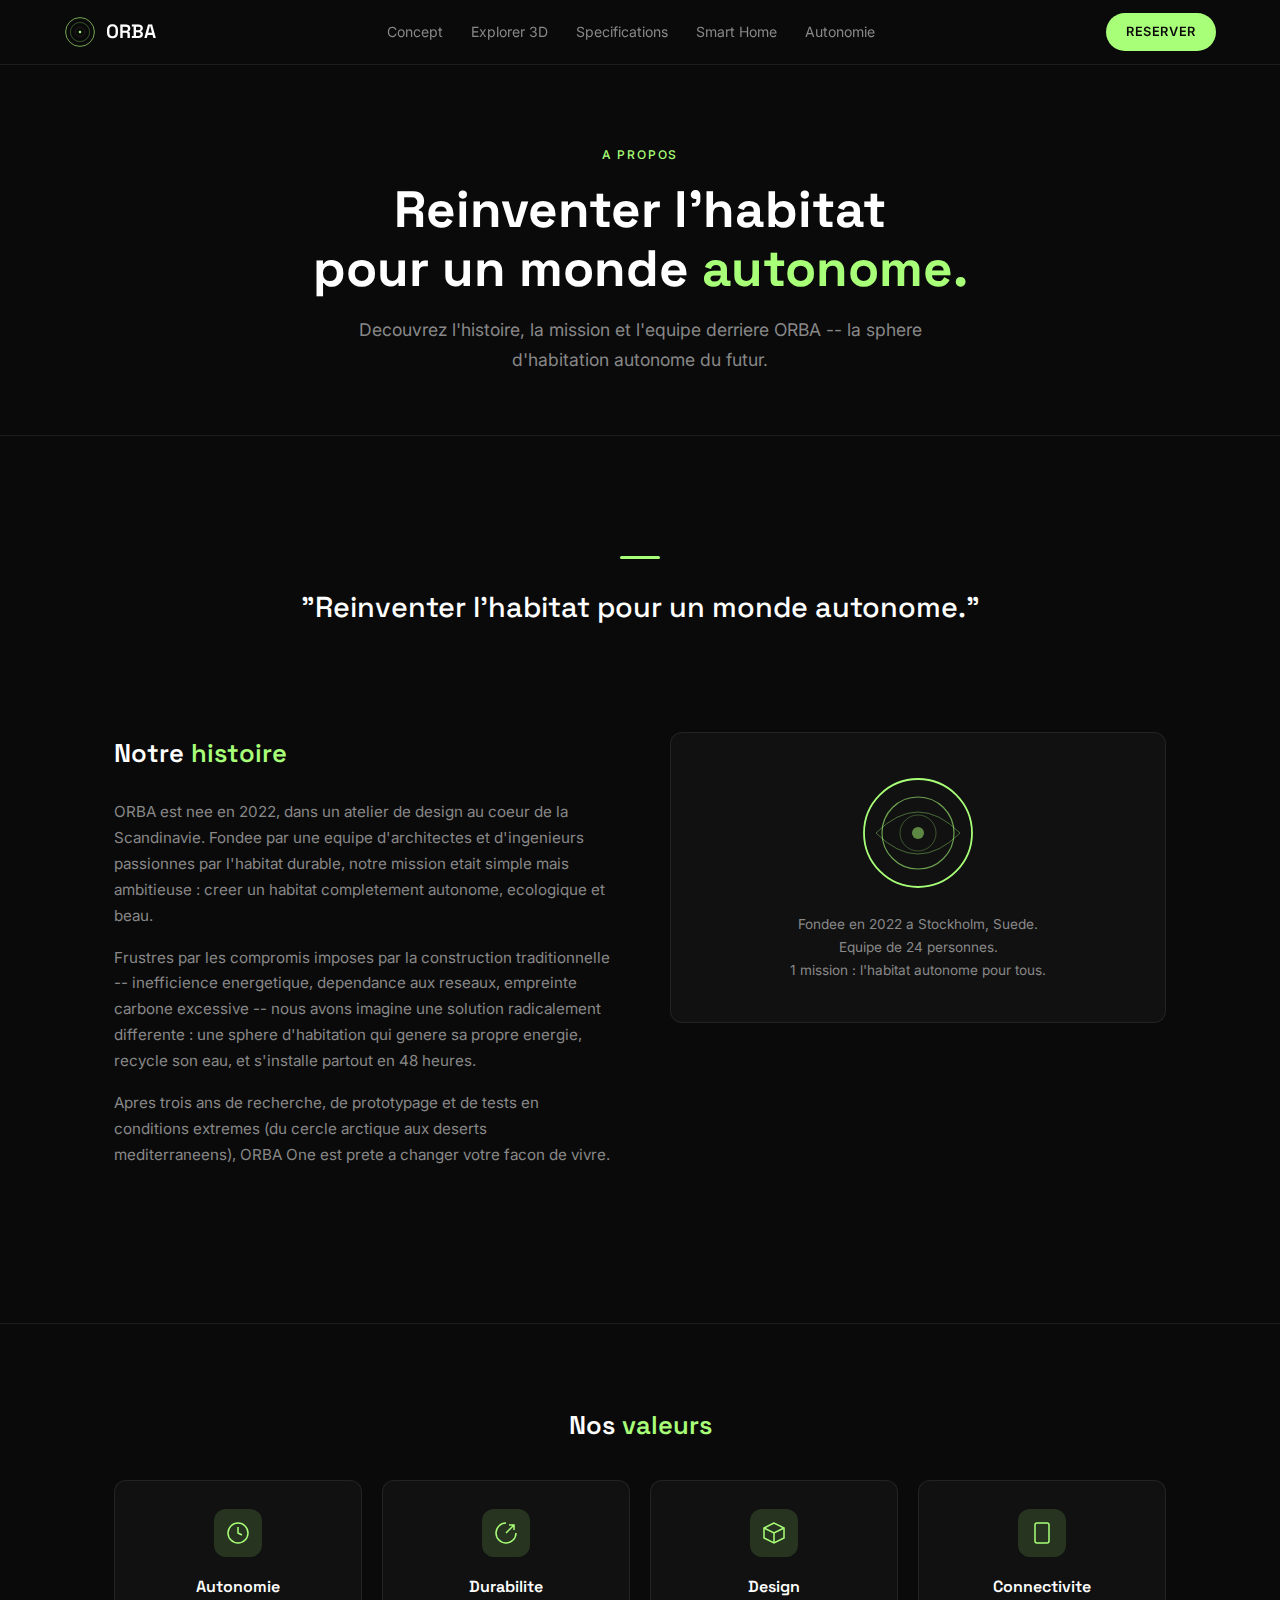
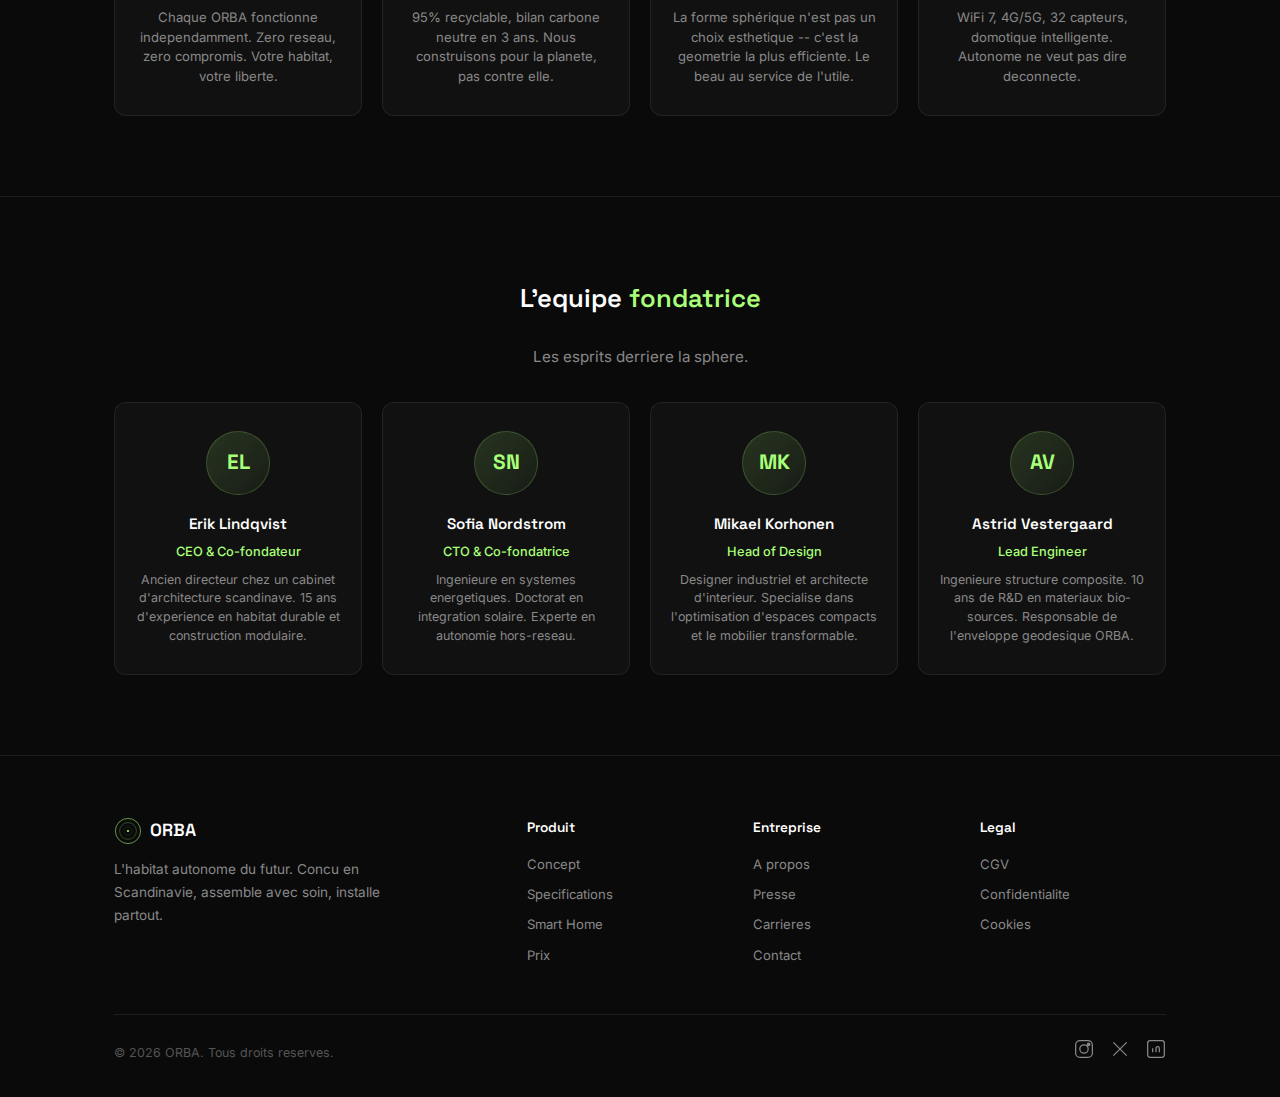
<file: pages/about.html>
<!DOCTYPE html>
<html lang="fr">
<head>
    <meta charset="UTF-8">
    <meta name="viewport" content="width=device-width, initial-scale=1.0">
    <title>ORBA — A propos</title>
    <link rel="preconnect" href="https://fonts.googleapis.com">
    <link rel="preconnect" href="https://fonts.gstatic.com" crossorigin>
    <link href="https://fonts.googleapis.com/css2?family=Inter:wght@200;300;400;500;600;700;800;900&family=Space+Grotesk:wght@300;400;500;600;700&display=swap" rel="stylesheet">
    <style>
        *, *::before, *::after { margin: 0; padding: 0; box-sizing: border-box; }

        :root {
            --bg: #0a0a0a;
            --bg-card: #111111;
            --bg-card-hover: #161616;
            --accent: #a8ff78;
            --accent-dim: rgba(168,255,120,0.15);
            --text: #e0e0e0;
            --text-muted: #888888;
            --text-dim: #555555;
            --border: rgba(255,255,255,0.08);
            --radius: 12px;
        }

        body {
            font-family: 'Inter', -apple-system, BlinkMacSystemFont, sans-serif;
            background: var(--bg);
            color: var(--text);
            line-height: 1.7;
            -webkit-font-smoothing: antialiased;
        }

        a { color: var(--accent); text-decoration: none; transition: opacity 0.2s; }
        a:hover { opacity: 0.8; }

        .container { max-width: 1100px; margin: 0 auto; padding: 0 24px; }

        /* NAV */
        .nav {
            position: fixed; top: 0; left: 0; right: 0; z-index: 100;
            background: rgba(10,10,10,0.85); backdrop-filter: blur(20px);
            border-bottom: 1px solid var(--border);
        }
        .nav-inner {
            max-width: 1200px; margin: 0 auto; padding: 0 24px;
            display: flex; align-items: center; justify-content: space-between; height: 64px;
        }
        .nav-logo {
            display: flex; align-items: center; gap: 10px;
            color: #fff; font-family: 'Space Grotesk', sans-serif;
            font-weight: 600; font-size: 1.2rem; text-decoration: none;
        }
        .nav-logo svg { color: var(--accent); }
        .nav-links { display: flex; gap: 28px; }
        .nav-links a {
            color: var(--text-muted); font-size: 0.875rem; font-weight: 400;
            text-decoration: none; transition: color 0.2s;
        }
        .nav-links a:hover { color: #fff; opacity: 1; }
        .nav-cta {
            padding: 8px 20px; background: var(--accent); color: #0a0a0a;
            font-weight: 600; font-size: 0.8rem; border-radius: 50px;
            text-transform: uppercase; letter-spacing: 0.05em; text-decoration: none;
            transition: transform 0.2s, box-shadow 0.2s;
        }
        .nav-cta:hover { transform: translateY(-1px); box-shadow: 0 4px 20px rgba(168,255,120,0.3); opacity: 1; }

        /* PAGE HEADER */
        .page-header {
            padding: 140px 0 60px; text-align: center;
            border-bottom: 1px solid var(--border);
        }
        .page-header .section-tag {
            display: inline-block; font-size: 0.75rem; text-transform: uppercase;
            letter-spacing: 0.15em; color: var(--accent); font-weight: 500;
            margin-bottom: 16px;
        }
        .page-header h1 {
            font-family: 'Space Grotesk', sans-serif; font-size: clamp(2rem, 5vw, 3.2rem);
            font-weight: 700; color: #fff; line-height: 1.15; margin-bottom: 16px;
        }
        .page-header h1 em { font-style: normal; color: var(--accent); }
        .page-header p { font-size: 1.1rem; color: var(--text-muted); max-width: 600px; margin: 0 auto; }

        /* SECTIONS */
        .section { padding: 80px 0; }
        .section + .section { border-top: 1px solid var(--border); }

        .section-title {
            font-family: 'Space Grotesk', sans-serif; font-size: 1.6rem;
            font-weight: 600; color: #fff; margin-bottom: 24px;
        }
        .section-title em { font-style: normal; color: var(--accent); }

        /* MISSION */
        .mission-quote {
            font-family: 'Space Grotesk', sans-serif; font-size: clamp(1.3rem, 3vw, 1.8rem);
            font-weight: 500; color: #fff; text-align: center;
            max-width: 700px; margin: 0 auto 60px;
            padding: 40px 0;
            position: relative;
        }
        .mission-quote::before {
            content: '';
            display: block; width: 40px; height: 3px; background: var(--accent);
            margin: 0 auto 24px; border-radius: 2px;
        }

        /* STORY */
        .story-grid {
            display: grid; grid-template-columns: 1fr 1fr; gap: 60px;
            align-items: start; margin-bottom: 60px;
        }
        .story-text p { margin-bottom: 16px; color: var(--text-muted); font-size: 0.95rem; }
        .story-visual {
            background: var(--bg-card); border: 1px solid var(--border);
            border-radius: var(--radius); padding: 40px; text-align: center;
            display: flex; flex-direction: column; align-items: center; gap: 20px;
        }
        .story-visual svg { color: var(--accent); }
        .story-visual p { font-size: 0.85rem; color: var(--text-muted); }

        /* VALUES */
        .values-grid {
            display: grid; grid-template-columns: repeat(4, 1fr); gap: 20px;
            margin-top: 32px;
        }
        .value-card {
            background: var(--bg-card); border: 1px solid var(--border);
            border-radius: var(--radius); padding: 28px 20px; text-align: center;
            transition: border-color 0.3s, transform 0.3s;
        }
        .value-card:hover { border-color: rgba(168,255,120,0.25); transform: translateY(-4px); }
        .value-icon {
            width: 48px; height: 48px; margin: 0 auto 16px;
            background: var(--accent-dim); border-radius: 12px;
            display: flex; align-items: center; justify-content: center;
            color: var(--accent);
        }
        .value-card h3 {
            font-family: 'Space Grotesk', sans-serif; font-size: 1rem;
            font-weight: 600; color: #fff; margin-bottom: 8px;
        }
        .value-card p { font-size: 0.82rem; color: var(--text-muted); line-height: 1.5; }

        /* TEAM */
        .team-grid {
            display: grid; grid-template-columns: repeat(4, 1fr); gap: 20px;
            margin-top: 32px;
        }
        .team-card {
            background: var(--bg-card); border: 1px solid var(--border);
            border-radius: var(--radius); padding: 28px 20px; text-align: center;
            transition: border-color 0.3s;
        }
        .team-card:hover { border-color: rgba(168,255,120,0.2); }
        .team-avatar {
            width: 64px; height: 64px; border-radius: 50%;
            background: linear-gradient(135deg, rgba(168,255,120,0.15), rgba(168,255,120,0.05));
            border: 1px solid rgba(168,255,120,0.2); margin: 0 auto 16px;
            display: flex; align-items: center; justify-content: center;
            font-family: 'Space Grotesk', sans-serif; font-weight: 700;
            color: var(--accent); font-size: 1.3rem;
        }
        .team-card h3 {
            font-family: 'Space Grotesk', sans-serif; font-size: 0.95rem;
            font-weight: 600; color: #fff; margin-bottom: 4px;
        }
        .team-card .role { font-size: 0.8rem; color: var(--accent); font-weight: 500; margin-bottom: 8px; }
        .team-card p { font-size: 0.78rem; color: var(--text-muted); line-height: 1.5; }

        /* FOOTER */
        .footer { border-top: 1px solid var(--border); padding: 60px 0 30px; }
        .footer-grid {
            display: grid; grid-template-columns: 2fr 1fr 1fr 1fr; gap: 40px;
            margin-bottom: 40px;
        }
        .footer-logo {
            display: flex; align-items: center; gap: 8px;
            color: #fff; font-family: 'Space Grotesk', sans-serif;
            font-weight: 600; font-size: 1.1rem; margin-bottom: 12px;
        }
        .footer-logo svg { color: var(--accent); }
        .footer-brand p { font-size: 0.85rem; color: var(--text-muted); max-width: 280px; }
        .footer-links h4 {
            font-family: 'Space Grotesk', sans-serif; font-size: 0.85rem;
            font-weight: 600; color: #fff; margin-bottom: 14px;
        }
        .footer-links a {
            display: block; font-size: 0.82rem; color: var(--text-muted);
            margin-bottom: 8px; text-decoration: none;
        }
        .footer-links a:hover { color: #fff; }
        .footer-bottom {
            display: flex; justify-content: space-between; align-items: center;
            padding-top: 24px; border-top: 1px solid var(--border);
        }
        .footer-bottom p { font-size: 0.78rem; color: var(--text-dim); }
        .footer-social { display: flex; gap: 16px; }
        .footer-social a { color: var(--text-muted); transition: color 0.2s; }
        .footer-social a:hover { color: var(--accent); }

        /* RESPONSIVE */
        @media (max-width: 768px) {
            .nav-links { display: none; }
            .story-grid { grid-template-columns: 1fr; gap: 32px; }
            .values-grid, .team-grid { grid-template-columns: 1fr 1fr; }
            .footer-grid { grid-template-columns: 1fr 1fr; gap: 24px; }
            .footer-bottom { flex-direction: column; gap: 16px; text-align: center; }
        }
        @media (max-width: 480px) {
            .values-grid, .team-grid { grid-template-columns: 1fr; }
        }
    </style>
</head>
<body>

    <!-- Navigation -->
    <nav class="nav">
        <div class="nav-inner">
            <a href="../index.html" class="nav-logo">
                <svg width="32" height="32" viewBox="0 0 100 100" fill="none">
                    <circle cx="50" cy="50" r="45" stroke="currentColor" stroke-width="2"/>
                    <circle cx="50" cy="50" r="30" stroke="currentColor" stroke-width="1.5" opacity="0.6"/>
                    <circle cx="50" cy="50" r="15" stroke="currentColor" stroke-width="1" opacity="0.3"/>
                    <circle cx="50" cy="50" r="4" fill="currentColor"/>
                </svg>
                <span>ORBA</span>
            </a>
            <div class="nav-links">
                <a href="../index.html#concept">Concept</a>
                <a href="../index.html#explorer">Explorer 3D</a>
                <a href="../index.html#specs">Specifications</a>
                <a href="../index.html#smart">Smart Home</a>
                <a href="../index.html#autonomie">Autonomie</a>
            </div>
            <a href="../index.html#reserve" class="nav-cta">Reserver</a>
        </div>
    </nav>

    <!-- Page Header -->
    <header class="page-header">
        <div class="container">
            <span class="section-tag">A propos</span>
            <h1>Reinventer l'habitat<br>pour un monde <em>autonome.</em></h1>
            <p>Decouvrez l'histoire, la mission et l'equipe derriere ORBA -- la sphere d'habitation autonome du futur.</p>
        </div>
    </header>

    <!-- Mission -->
    <section class="section">
        <div class="container">
            <div class="mission-quote">
                "Reinventer l'habitat pour un monde autonome."
            </div>

            <div class="story-grid">
                <div class="story-text">
                    <h2 class="section-title">Notre <em>histoire</em></h2>
                    <p>ORBA est nee en 2022, dans un atelier de design au coeur de la Scandinavie. Fondee par une equipe d'architectes et d'ingenieurs passionnes par l'habitat durable, notre mission etait simple mais ambitieuse : creer un habitat completement autonome, ecologique et beau.</p>
                    <p>Frustres par les compromis imposes par la construction traditionnelle -- inefficience energetique, dependance aux reseaux, empreinte carbone excessive -- nous avons imagine une solution radicalement differente : une sphere d'habitation qui genere sa propre energie, recycle son eau, et s'installe partout en 48 heures.</p>
                    <p>Apres trois ans de recherche, de prototypage et de tests en conditions extremes (du cercle arctique aux deserts mediterraneens), ORBA One est prete a changer votre facon de vivre.</p>
                </div>
                <div class="story-visual">
                    <svg width="120" height="120" viewBox="0 0 100 100" fill="none">
                        <circle cx="50" cy="50" r="45" stroke="currentColor" stroke-width="1.5"/>
                        <circle cx="50" cy="50" r="30" stroke="currentColor" stroke-width="1" opacity="0.6"/>
                        <circle cx="50" cy="50" r="15" stroke="currentColor" stroke-width="0.8" opacity="0.3"/>
                        <circle cx="50" cy="50" r="5" fill="currentColor" opacity="0.5"/>
                        <path d="M15 50 Q50 15 85 50" stroke="currentColor" stroke-width="0.8" opacity="0.4" fill="none"/>
                        <path d="M15 50 Q50 85 85 50" stroke="currentColor" stroke-width="0.8" opacity="0.4" fill="none"/>
                    </svg>
                    <p>Fondee en 2022 a Stockholm, Suede.<br>Equipe de 24 personnes.<br>1 mission : l'habitat autonome pour tous.</p>
                </div>
            </div>
        </div>
    </section>

    <!-- Values -->
    <section class="section">
        <div class="container">
            <h2 class="section-title" style="text-align:center;">Nos <em>valeurs</em></h2>
            <div class="values-grid">
                <div class="value-card">
                    <div class="value-icon">
                        <svg width="24" height="24" viewBox="0 0 24 24" fill="none" stroke="currentColor" stroke-width="1.5"><circle cx="12" cy="12" r="10"/><path d="M12 6v6l4 2"/></svg>
                    </div>
                    <h3>Autonomie</h3>
                    <p>Chaque ORBA fonctionne independamment. Zero reseau, zero compromis. Votre habitat, votre liberte.</p>
                </div>
                <div class="value-card">
                    <div class="value-icon">
                        <svg width="24" height="24" viewBox="0 0 24 24" fill="none" stroke="currentColor" stroke-width="1.5"><path d="M12 2C6.48 2 2 6.48 2 12s4.48 10 10 10 10-4.48 10-10"/><path d="M20 4l-8 8M15 4h5v5"/></svg>
                    </div>
                    <h3>Durabilite</h3>
                    <p>95% recyclable, bilan carbone neutre en 3 ans. Nous construisons pour la planete, pas contre elle.</p>
                </div>
                <div class="value-card">
                    <div class="value-icon">
                        <svg width="24" height="24" viewBox="0 0 24 24" fill="none" stroke="currentColor" stroke-width="1.5"><path d="M12 2L2 7v10l10 5 10-5V7L12 2z"/><path d="M2 7l10 5 10-5M12 12v10"/></svg>
                    </div>
                    <h3>Design</h3>
                    <p>La forme sphérique n'est pas un choix esthetique -- c'est la geometrie la plus efficiente. Le beau au service de l'utile.</p>
                </div>
                <div class="value-card">
                    <div class="value-icon">
                        <svg width="24" height="24" viewBox="0 0 24 24" fill="none" stroke="currentColor" stroke-width="1.5"><rect x="5" y="2" width="14" height="20" rx="2"/><path d="M12 18h.01"/></svg>
                    </div>
                    <h3>Connectivite</h3>
                    <p>WiFi 7, 4G/5G, 32 capteurs, domotique intelligente. Autonome ne veut pas dire deconnecte.</p>
                </div>
            </div>
        </div>
    </section>

    <!-- Team -->
    <section class="section">
        <div class="container">
            <h2 class="section-title" style="text-align:center;">L'equipe <em>fondatrice</em></h2>
            <p style="text-align:center; color: var(--text-muted); margin-bottom: 12px; font-size: 0.95rem;">Les esprits derriere la sphere.</p>
            <div class="team-grid">
                <div class="team-card">
                    <div class="team-avatar">EL</div>
                    <h3>Erik Lindqvist</h3>
                    <div class="role">CEO & Co-fondateur</div>
                    <p>Ancien directeur chez un cabinet d'architecture scandinave. 15 ans d'experience en habitat durable et construction modulaire.</p>
                </div>
                <div class="team-card">
                    <div class="team-avatar">SN</div>
                    <h3>Sofia Nordstrom</h3>
                    <div class="role">CTO & Co-fondatrice</div>
                    <p>Ingenieure en systemes energetiques. Doctorat en integration solaire. Experte en autonomie hors-reseau.</p>
                </div>
                <div class="team-card">
                    <div class="team-avatar">MK</div>
                    <h3>Mikael Korhonen</h3>
                    <div class="role">Head of Design</div>
                    <p>Designer industriel et architecte d'interieur. Specialise dans l'optimisation d'espaces compacts et le mobilier transformable.</p>
                </div>
                <div class="team-card">
                    <div class="team-avatar">AV</div>
                    <h3>Astrid Vestergaard</h3>
                    <div class="role">Lead Engineer</div>
                    <p>Ingenieure structure composite. 10 ans de R&D en materiaux bio-sources. Responsable de l'enveloppe geodesique ORBA.</p>
                </div>
            </div>
        </div>
    </section>

    <!-- Footer -->
    <footer class="footer">
        <div class="container">
            <div class="footer-grid">
                <div class="footer-brand">
                    <div class="footer-logo">
                        <svg width="28" height="28" viewBox="0 0 100 100" fill="none">
                            <circle cx="50" cy="50" r="45" stroke="currentColor" stroke-width="2"/>
                            <circle cx="50" cy="50" r="30" stroke="currentColor" stroke-width="1.5" opacity="0.6"/>
                            <circle cx="50" cy="50" r="15" stroke="currentColor" stroke-width="1" opacity="0.3"/>
                            <circle cx="50" cy="50" r="4" fill="currentColor"/>
                        </svg>
                        <span>ORBA</span>
                    </div>
                    <p>L'habitat autonome du futur. Concu en Scandinavie, assemble avec soin, installe partout.</p>
                </div>
                <div class="footer-links">
                    <h4>Produit</h4>
                    <a href="../index.html#concept">Concept</a>
                    <a href="../index.html#specs">Specifications</a>
                    <a href="../index.html#smart">Smart Home</a>
                    <a href="../index.html#reserve">Prix</a>
                </div>
                <div class="footer-links">
                    <h4>Entreprise</h4>
                    <a href="about.html">A propos</a>
                    <a href="press.html">Presse</a>
                    <a href="careers.html">Carrieres</a>
                    <a href="contact.html">Contact</a>
                </div>
                <div class="footer-links">
                    <h4>Legal</h4>
                    <a href="cgv.html">CGV</a>
                    <a href="privacy.html">Confidentialite</a>
                    <a href="cookies.html">Cookies</a>
                </div>
            </div>
            <div class="footer-bottom">
                <p>&copy; 2026 ORBA. Tous droits reserves.</p>
                <div class="footer-social">
                    <a href="https://instagram.com/orba.habitat" target="_blank" rel="noopener" aria-label="Instagram">
                        <svg width="20" height="20" viewBox="0 0 24 24" fill="none" stroke="currentColor" stroke-width="1.5"><rect x="2" y="2" width="20" height="20" rx="5"/><circle cx="12" cy="12" r="5"/><circle cx="17.5" cy="6.5" r="1.5" fill="currentColor"/></svg>
                    </a>
                    <a href="https://x.com/orba_habitat" target="_blank" rel="noopener" aria-label="Twitter/X">
                        <svg width="20" height="20" viewBox="0 0 24 24" fill="none" stroke="currentColor" stroke-width="1.5"><path d="M4 4l16 16M20 4L4 20"/></svg>
                    </a>
                    <a href="https://linkedin.com/company/orba-habitat" target="_blank" rel="noopener" aria-label="LinkedIn">
                        <svg width="20" height="20" viewBox="0 0 24 24" fill="none" stroke="currentColor" stroke-width="1.5"><rect x="2" y="2" width="20" height="20" rx="3"/><path d="M8 11v5M8 8v.01M12 16v-5a2 2 0 014 0v5"/></svg>
                    </a>
                </div>
            </div>
        </div>
    </footer>

</body>
</html>
</file>
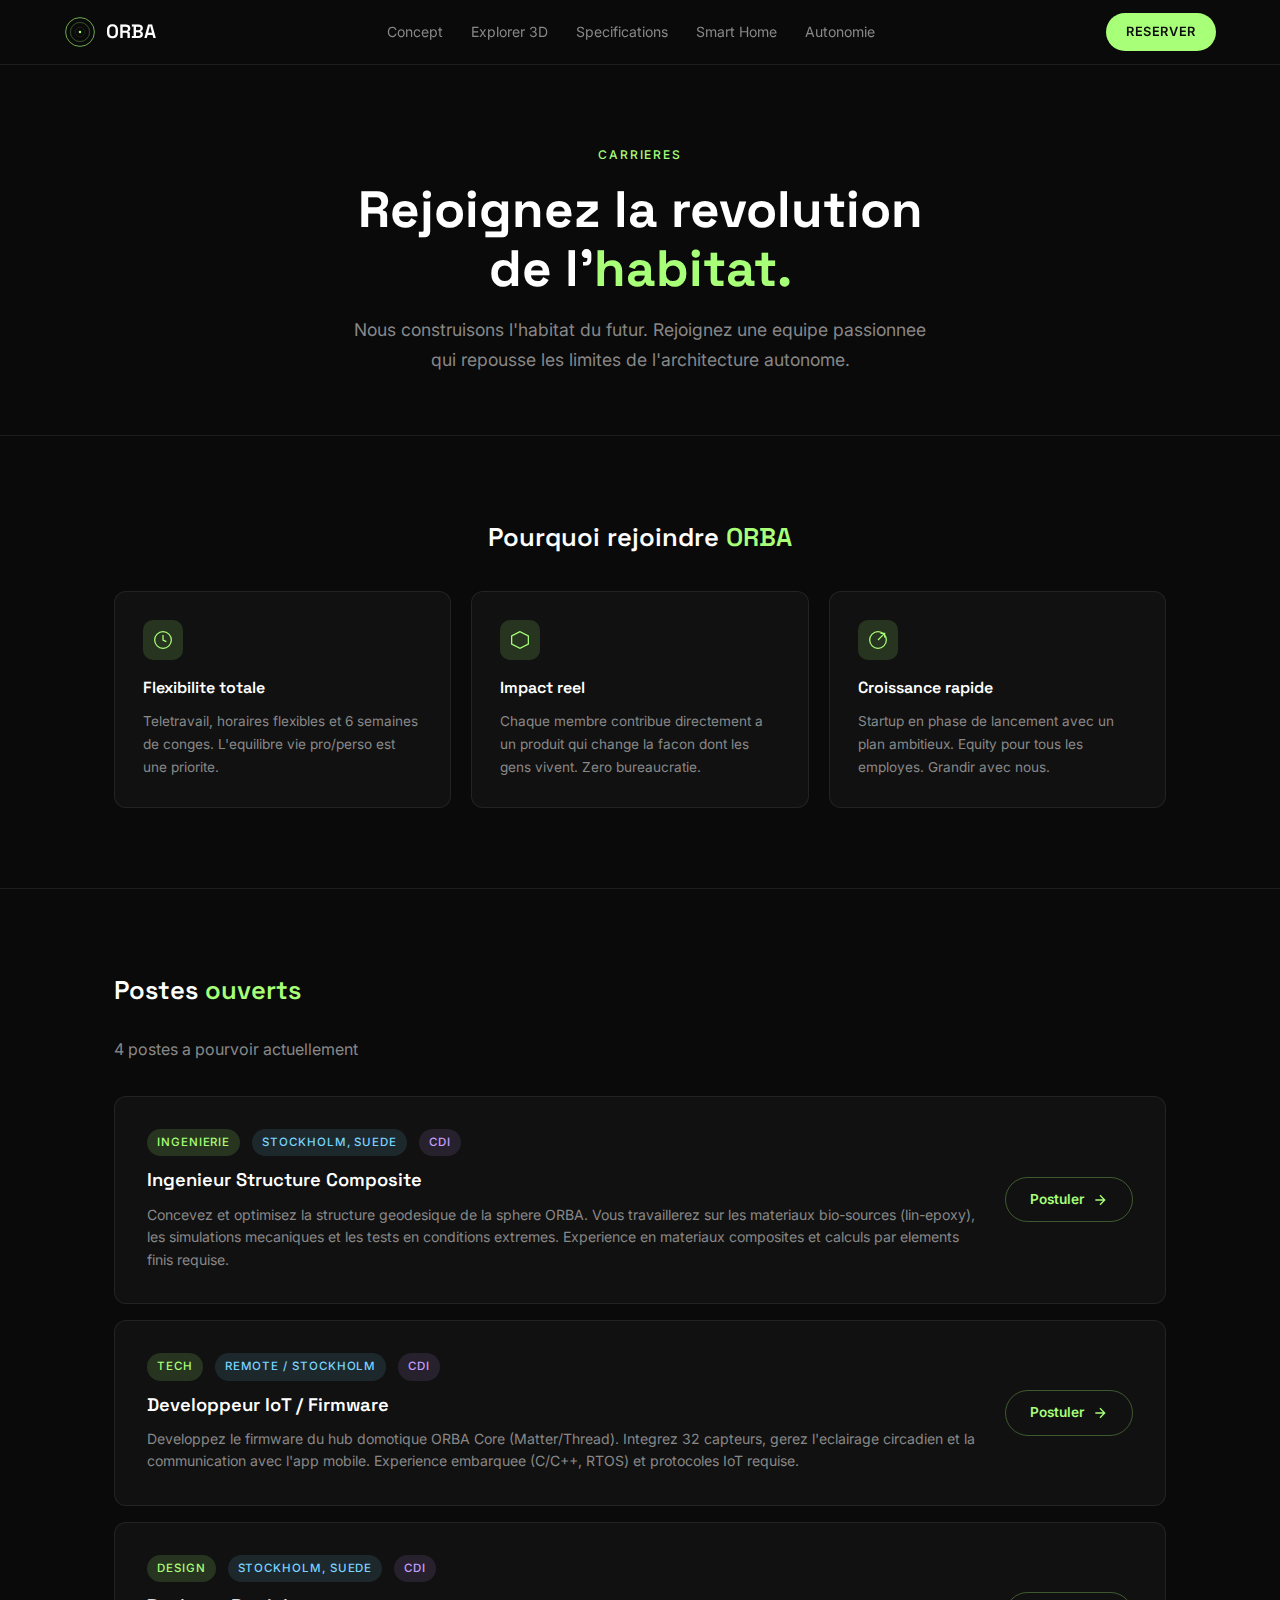
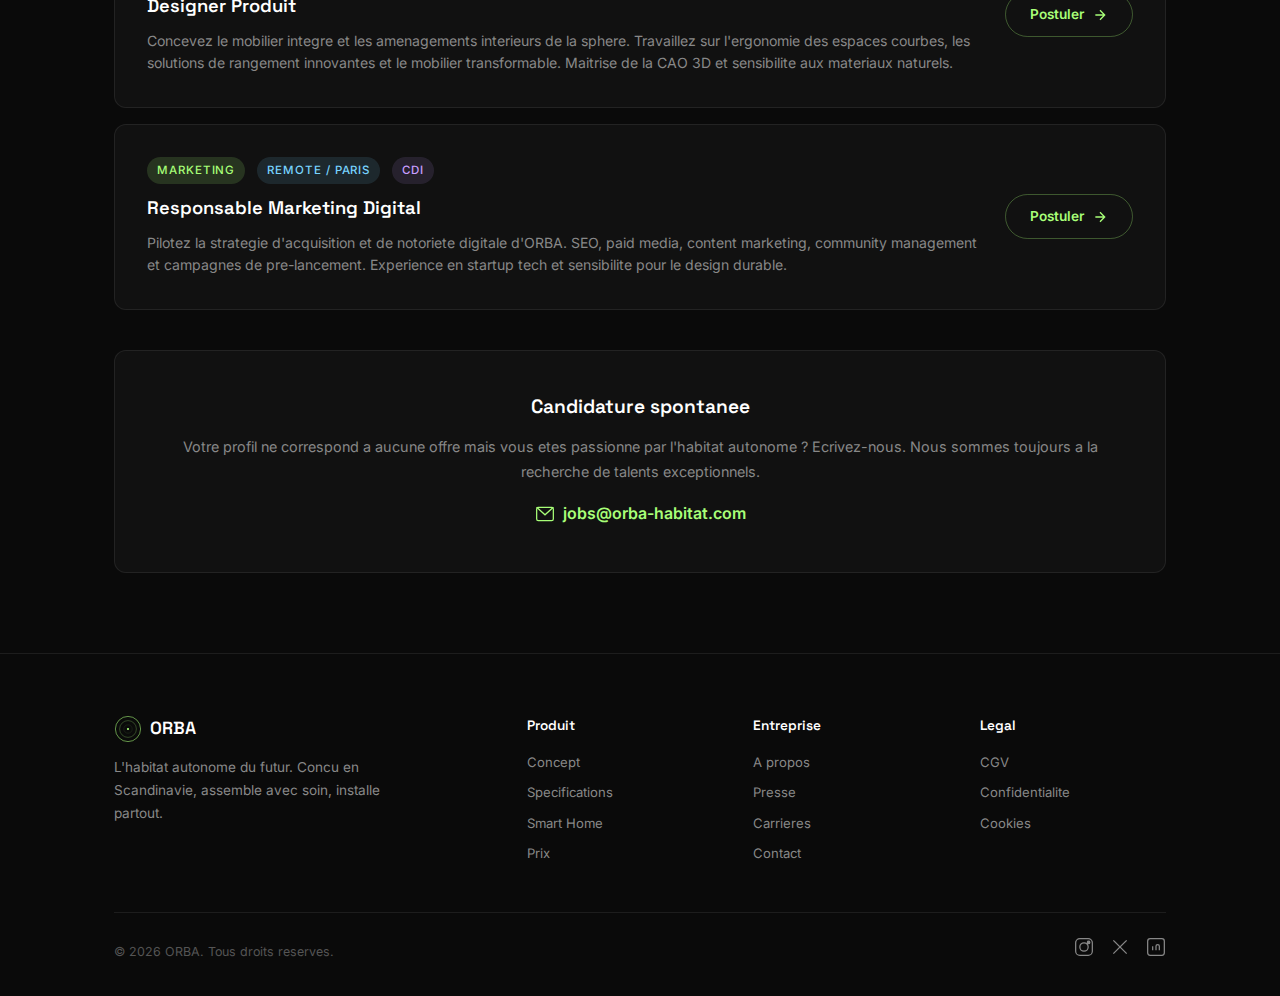
<file: pages/careers.html>
<!DOCTYPE html>
<html lang="fr">
<head>
    <meta charset="UTF-8">
    <meta name="viewport" content="width=device-width, initial-scale=1.0">
    <title>ORBA — Carrieres</title>
    <link rel="preconnect" href="https://fonts.googleapis.com">
    <link rel="preconnect" href="https://fonts.gstatic.com" crossorigin>
    <link href="https://fonts.googleapis.com/css2?family=Inter:wght@200;300;400;500;600;700;800;900&family=Space+Grotesk:wght@300;400;500;600;700&display=swap" rel="stylesheet">
    <style>
        *, *::before, *::after { margin: 0; padding: 0; box-sizing: border-box; }

        :root {
            --bg: #0a0a0a;
            --bg-card: #111111;
            --bg-card-hover: #161616;
            --accent: #a8ff78;
            --accent-dim: rgba(168,255,120,0.15);
            --text: #e0e0e0;
            --text-muted: #888888;
            --text-dim: #555555;
            --border: rgba(255,255,255,0.08);
            --radius: 12px;
        }

        body {
            font-family: 'Inter', -apple-system, BlinkMacSystemFont, sans-serif;
            background: var(--bg);
            color: var(--text);
            line-height: 1.7;
            -webkit-font-smoothing: antialiased;
        }

        a { color: var(--accent); text-decoration: none; transition: opacity 0.2s; }
        a:hover { opacity: 0.8; }

        .container { max-width: 1100px; margin: 0 auto; padding: 0 24px; }

        /* NAV */
        .nav {
            position: fixed; top: 0; left: 0; right: 0; z-index: 100;
            background: rgba(10,10,10,0.85); backdrop-filter: blur(20px);
            border-bottom: 1px solid var(--border);
        }
        .nav-inner {
            max-width: 1200px; margin: 0 auto; padding: 0 24px;
            display: flex; align-items: center; justify-content: space-between; height: 64px;
        }
        .nav-logo {
            display: flex; align-items: center; gap: 10px;
            color: #fff; font-family: 'Space Grotesk', sans-serif;
            font-weight: 600; font-size: 1.2rem; text-decoration: none;
        }
        .nav-logo svg { color: var(--accent); }
        .nav-links { display: flex; gap: 28px; }
        .nav-links a {
            color: var(--text-muted); font-size: 0.875rem; font-weight: 400;
            text-decoration: none; transition: color 0.2s;
        }
        .nav-links a:hover { color: #fff; opacity: 1; }
        .nav-cta {
            padding: 8px 20px; background: var(--accent); color: #0a0a0a;
            font-weight: 600; font-size: 0.8rem; border-radius: 50px;
            text-transform: uppercase; letter-spacing: 0.05em; text-decoration: none;
            transition: transform 0.2s, box-shadow 0.2s;
        }
        .nav-cta:hover { transform: translateY(-1px); box-shadow: 0 4px 20px rgba(168,255,120,0.3); opacity: 1; }

        /* PAGE HEADER */
        .page-header {
            padding: 140px 0 60px; text-align: center;
            border-bottom: 1px solid var(--border);
        }
        .page-header .section-tag {
            display: inline-block; font-size: 0.75rem; text-transform: uppercase;
            letter-spacing: 0.15em; color: var(--accent); font-weight: 500;
            margin-bottom: 16px;
        }
        .page-header h1 {
            font-family: 'Space Grotesk', sans-serif; font-size: clamp(2rem, 5vw, 3.2rem);
            font-weight: 700; color: #fff; line-height: 1.15; margin-bottom: 16px;
        }
        .page-header h1 em { font-style: normal; color: var(--accent); }
        .page-header p { font-size: 1.1rem; color: var(--text-muted); max-width: 600px; margin: 0 auto; }

        /* SECTIONS */
        .section { padding: 80px 0; }
        .section + .section { border-top: 1px solid var(--border); }
        .section-title {
            font-family: 'Space Grotesk', sans-serif; font-size: 1.6rem;
            font-weight: 600; color: #fff; margin-bottom: 24px;
        }
        .section-title em { font-style: normal; color: var(--accent); }

        /* WHY JOIN */
        .perks-grid {
            display: grid; grid-template-columns: repeat(3, 1fr); gap: 20px;
            margin-top: 32px;
        }
        .perk-card {
            background: var(--bg-card); border: 1px solid var(--border);
            border-radius: var(--radius); padding: 28px;
        }
        .perk-icon {
            width: 40px; height: 40px; margin-bottom: 14px;
            background: var(--accent-dim); border-radius: 10px;
            display: flex; align-items: center; justify-content: center;
            color: var(--accent);
        }
        .perk-card h3 {
            font-family: 'Space Grotesk', sans-serif; font-size: 1rem;
            font-weight: 600; color: #fff; margin-bottom: 8px;
        }
        .perk-card p { font-size: 0.85rem; color: var(--text-muted); }

        /* JOB LISTINGS */
        .jobs-list { display: flex; flex-direction: column; gap: 16px; margin-top: 32px; }

        .job-card {
            background: var(--bg-card); border: 1px solid var(--border);
            border-radius: var(--radius); padding: 32px;
            display: grid; grid-template-columns: 1fr auto;
            align-items: center; gap: 24px;
            transition: border-color 0.3s, transform 0.3s;
        }
        .job-card:hover { border-color: rgba(168,255,120,0.25); transform: translateY(-2px); }

        .job-meta { display: flex; gap: 12px; margin-bottom: 8px; flex-wrap: wrap; }
        .job-tag {
            display: inline-flex; align-items: center; gap: 4px;
            font-size: 0.72rem; text-transform: uppercase; letter-spacing: 0.08em;
            color: var(--accent); background: var(--accent-dim);
            padding: 4px 10px; border-radius: 50px; font-weight: 500;
        }
        .job-tag.location { color: #78d4ff; background: rgba(120,212,255,0.12); }
        .job-tag.type { color: #c89eff; background: rgba(200,158,255,0.12); }

        .job-info h3 {
            font-family: 'Space Grotesk', sans-serif; font-size: 1.15rem;
            font-weight: 600; color: #fff; margin-bottom: 8px;
        }
        .job-info p { font-size: 0.88rem; color: var(--text-muted); line-height: 1.6; }

        .btn-apply {
            display: inline-flex; align-items: center; gap: 8px;
            padding: 10px 24px; background: transparent; color: var(--accent);
            font-weight: 600; font-size: 0.85rem; border-radius: 50px;
            border: 1px solid rgba(168,255,120,0.3); text-decoration: none;
            transition: all 0.2s; white-space: nowrap;
        }
        .btn-apply:hover {
            background: var(--accent); color: #0a0a0a;
            box-shadow: 0 4px 20px rgba(168,255,120,0.3); opacity: 1;
        }

        /* SPONTANEOUS */
        .spontaneous-card {
            background: var(--bg-card); border: 1px solid var(--border);
            border-radius: var(--radius); padding: 40px; text-align: center;
            margin-top: 40px;
        }
        .spontaneous-card h3 {
            font-family: 'Space Grotesk', sans-serif; font-size: 1.2rem;
            font-weight: 600; color: #fff; margin-bottom: 12px;
        }
        .spontaneous-card p { color: var(--text-muted); font-size: 0.9rem; margin-bottom: 16px; }
        .spontaneous-email {
            display: inline-flex; align-items: center; gap: 8px;
            font-size: 1rem; color: var(--accent); font-weight: 600;
        }

        /* FOOTER */
        .footer { border-top: 1px solid var(--border); padding: 60px 0 30px; }
        .footer-grid {
            display: grid; grid-template-columns: 2fr 1fr 1fr 1fr; gap: 40px;
            margin-bottom: 40px;
        }
        .footer-logo {
            display: flex; align-items: center; gap: 8px;
            color: #fff; font-family: 'Space Grotesk', sans-serif;
            font-weight: 600; font-size: 1.1rem; margin-bottom: 12px;
        }
        .footer-logo svg { color: var(--accent); }
        .footer-brand p { font-size: 0.85rem; color: var(--text-muted); max-width: 280px; }
        .footer-links h4 {
            font-family: 'Space Grotesk', sans-serif; font-size: 0.85rem;
            font-weight: 600; color: #fff; margin-bottom: 14px;
        }
        .footer-links a {
            display: block; font-size: 0.82rem; color: var(--text-muted);
            margin-bottom: 8px; text-decoration: none;
        }
        .footer-links a:hover { color: #fff; }
        .footer-bottom {
            display: flex; justify-content: space-between; align-items: center;
            padding-top: 24px; border-top: 1px solid var(--border);
        }
        .footer-bottom p { font-size: 0.78rem; color: var(--text-dim); }
        .footer-social { display: flex; gap: 16px; }
        .footer-social a { color: var(--text-muted); transition: color 0.2s; }
        .footer-social a:hover { color: var(--accent); }

        @media (max-width: 768px) {
            .nav-links { display: none; }
            .perks-grid { grid-template-columns: 1fr; }
            .job-card { grid-template-columns: 1fr; }
            .footer-grid { grid-template-columns: 1fr 1fr; gap: 24px; }
            .footer-bottom { flex-direction: column; gap: 16px; text-align: center; }
        }
    </style>
</head>
<body>

    <!-- Navigation -->
    <nav class="nav">
        <div class="nav-inner">
            <a href="../index.html" class="nav-logo">
                <svg width="32" height="32" viewBox="0 0 100 100" fill="none">
                    <circle cx="50" cy="50" r="45" stroke="currentColor" stroke-width="2"/>
                    <circle cx="50" cy="50" r="30" stroke="currentColor" stroke-width="1.5" opacity="0.6"/>
                    <circle cx="50" cy="50" r="15" stroke="currentColor" stroke-width="1" opacity="0.3"/>
                    <circle cx="50" cy="50" r="4" fill="currentColor"/>
                </svg>
                <span>ORBA</span>
            </a>
            <div class="nav-links">
                <a href="../index.html#concept">Concept</a>
                <a href="../index.html#explorer">Explorer 3D</a>
                <a href="../index.html#specs">Specifications</a>
                <a href="../index.html#smart">Smart Home</a>
                <a href="../index.html#autonomie">Autonomie</a>
            </div>
            <a href="../index.html#reserve" class="nav-cta">Reserver</a>
        </div>
    </nav>

    <!-- Page Header -->
    <header class="page-header">
        <div class="container">
            <span class="section-tag">Carrieres</span>
            <h1>Rejoignez la revolution<br>de l'<em>habitat.</em></h1>
            <p>Nous construisons l'habitat du futur. Rejoignez une equipe passionnee qui repousse les limites de l'architecture autonome.</p>
        </div>
    </header>

    <!-- Why Join -->
    <section class="section">
        <div class="container">
            <h2 class="section-title" style="text-align:center;">Pourquoi rejoindre <em>ORBA</em></h2>
            <div class="perks-grid">
                <div class="perk-card">
                    <div class="perk-icon">
                        <svg width="20" height="20" viewBox="0 0 24 24" fill="none" stroke="currentColor" stroke-width="1.5"><circle cx="12" cy="12" r="10"/><path d="M12 6v6l4 2"/></svg>
                    </div>
                    <h3>Flexibilite totale</h3>
                    <p>Teletravail, horaires flexibles et 6 semaines de conges. L'equilibre vie pro/perso est une priorite.</p>
                </div>
                <div class="perk-card">
                    <div class="perk-icon">
                        <svg width="20" height="20" viewBox="0 0 24 24" fill="none" stroke="currentColor" stroke-width="1.5"><path d="M12 2L2 7v10l10 5 10-5V7L12 2z"/></svg>
                    </div>
                    <h3>Impact reel</h3>
                    <p>Chaque membre contribue directement a un produit qui change la facon dont les gens vivent. Zero bureaucratie.</p>
                </div>
                <div class="perk-card">
                    <div class="perk-icon">
                        <svg width="20" height="20" viewBox="0 0 24 24" fill="none" stroke="currentColor" stroke-width="1.5"><path d="M20 4l-8 8M15 4h5v5"/><circle cx="12" cy="12" r="10"/></svg>
                    </div>
                    <h3>Croissance rapide</h3>
                    <p>Startup en phase de lancement avec un plan ambitieux. Equity pour tous les employes. Grandir avec nous.</p>
                </div>
            </div>
        </div>
    </section>

    <!-- Open Positions -->
    <section class="section">
        <div class="container">
            <h2 class="section-title">Postes <em>ouverts</em></h2>
            <p style="color: var(--text-muted); margin-bottom: 8px;">4 postes a pourvoir actuellement</p>

            <div class="jobs-list">
                <div class="job-card">
                    <div class="job-info">
                        <div class="job-meta">
                            <span class="job-tag">Ingenierie</span>
                            <span class="job-tag location">Stockholm, Suede</span>
                            <span class="job-tag type">CDI</span>
                        </div>
                        <h3>Ingenieur Structure Composite</h3>
                        <p>Concevez et optimisez la structure geodesique de la sphere ORBA. Vous travaillerez sur les materiaux bio-sources (lin-epoxy), les simulations mecaniques et les tests en conditions extremes. Experience en materiaux composites et calculs par elements finis requise.</p>
                    </div>
                    <a href="mailto:jobs@orba-habitat.com?subject=Candidature%20-%20Ingenieur%20Structure%20Composite" class="btn-apply">
                        Postuler
                        <svg width="16" height="16" viewBox="0 0 24 24" fill="none" stroke="currentColor" stroke-width="2"><path d="M5 12h14M12 5l7 7-7 7"/></svg>
                    </a>
                </div>

                <div class="job-card">
                    <div class="job-info">
                        <div class="job-meta">
                            <span class="job-tag">Tech</span>
                            <span class="job-tag location">Remote / Stockholm</span>
                            <span class="job-tag type">CDI</span>
                        </div>
                        <h3>Developpeur IoT / Firmware</h3>
                        <p>Developpez le firmware du hub domotique ORBA Core (Matter/Thread). Integrez 32 capteurs, gerez l'eclairage circadien et la communication avec l'app mobile. Experience embarquee (C/C++, RTOS) et protocoles IoT requise.</p>
                    </div>
                    <a href="mailto:jobs@orba-habitat.com?subject=Candidature%20-%20Developpeur%20IoT%20Firmware" class="btn-apply">
                        Postuler
                        <svg width="16" height="16" viewBox="0 0 24 24" fill="none" stroke="currentColor" stroke-width="2"><path d="M5 12h14M12 5l7 7-7 7"/></svg>
                    </a>
                </div>

                <div class="job-card">
                    <div class="job-info">
                        <div class="job-meta">
                            <span class="job-tag">Design</span>
                            <span class="job-tag location">Stockholm, Suede</span>
                            <span class="job-tag type">CDI</span>
                        </div>
                        <h3>Designer Produit</h3>
                        <p>Concevez le mobilier integre et les amenagements interieurs de la sphere. Travaillez sur l'ergonomie des espaces courbes, les solutions de rangement innovantes et le mobilier transformable. Maitrise de la CAO 3D et sensibilite aux materiaux naturels.</p>
                    </div>
                    <a href="mailto:jobs@orba-habitat.com?subject=Candidature%20-%20Designer%20Produit" class="btn-apply">
                        Postuler
                        <svg width="16" height="16" viewBox="0 0 24 24" fill="none" stroke="currentColor" stroke-width="2"><path d="M5 12h14M12 5l7 7-7 7"/></svg>
                    </a>
                </div>

                <div class="job-card">
                    <div class="job-info">
                        <div class="job-meta">
                            <span class="job-tag">Marketing</span>
                            <span class="job-tag location">Remote / Paris</span>
                            <span class="job-tag type">CDI</span>
                        </div>
                        <h3>Responsable Marketing Digital</h3>
                        <p>Pilotez la strategie d'acquisition et de notoriete digitale d'ORBA. SEO, paid media, content marketing, community management et campagnes de pre-lancement. Experience en startup tech et sensibilite pour le design durable.</p>
                    </div>
                    <a href="mailto:jobs@orba-habitat.com?subject=Candidature%20-%20Responsable%20Marketing%20Digital" class="btn-apply">
                        Postuler
                        <svg width="16" height="16" viewBox="0 0 24 24" fill="none" stroke="currentColor" stroke-width="2"><path d="M5 12h14M12 5l7 7-7 7"/></svg>
                    </a>
                </div>
            </div>

            <!-- Spontaneous -->
            <div class="spontaneous-card">
                <h3>Candidature spontanee</h3>
                <p>Votre profil ne correspond a aucune offre mais vous etes passionne par l'habitat autonome ? Ecrivez-nous. Nous sommes toujours a la recherche de talents exceptionnels.</p>
                <a href="mailto:jobs@orba-habitat.com?subject=Candidature%20spontanee" class="spontaneous-email">
                    <svg width="20" height="20" viewBox="0 0 24 24" fill="none" stroke="currentColor" stroke-width="1.5"><rect x="2" y="4" width="20" height="16" rx="2"/><path d="M22 4L12 13 2 4"/></svg>
                    jobs@orba-habitat.com
                </a>
            </div>
        </div>
    </section>

    <!-- Footer -->
    <footer class="footer">
        <div class="container">
            <div class="footer-grid">
                <div class="footer-brand">
                    <div class="footer-logo">
                        <svg width="28" height="28" viewBox="0 0 100 100" fill="none">
                            <circle cx="50" cy="50" r="45" stroke="currentColor" stroke-width="2"/>
                            <circle cx="50" cy="50" r="30" stroke="currentColor" stroke-width="1.5" opacity="0.6"/>
                            <circle cx="50" cy="50" r="15" stroke="currentColor" stroke-width="1" opacity="0.3"/>
                            <circle cx="50" cy="50" r="4" fill="currentColor"/>
                        </svg>
                        <span>ORBA</span>
                    </div>
                    <p>L'habitat autonome du futur. Concu en Scandinavie, assemble avec soin, installe partout.</p>
                </div>
                <div class="footer-links">
                    <h4>Produit</h4>
                    <a href="../index.html#concept">Concept</a>
                    <a href="../index.html#specs">Specifications</a>
                    <a href="../index.html#smart">Smart Home</a>
                    <a href="../index.html#reserve">Prix</a>
                </div>
                <div class="footer-links">
                    <h4>Entreprise</h4>
                    <a href="about.html">A propos</a>
                    <a href="press.html">Presse</a>
                    <a href="careers.html">Carrieres</a>
                    <a href="contact.html">Contact</a>
                </div>
                <div class="footer-links">
                    <h4>Legal</h4>
                    <a href="cgv.html">CGV</a>
                    <a href="privacy.html">Confidentialite</a>
                    <a href="cookies.html">Cookies</a>
                </div>
            </div>
            <div class="footer-bottom">
                <p>&copy; 2026 ORBA. Tous droits reserves.</p>
                <div class="footer-social">
                    <a href="https://instagram.com/orba.habitat" target="_blank" rel="noopener" aria-label="Instagram">
                        <svg width="20" height="20" viewBox="0 0 24 24" fill="none" stroke="currentColor" stroke-width="1.5"><rect x="2" y="2" width="20" height="20" rx="5"/><circle cx="12" cy="12" r="5"/><circle cx="17.5" cy="6.5" r="1.5" fill="currentColor"/></svg>
                    </a>
                    <a href="https://x.com/orba_habitat" target="_blank" rel="noopener" aria-label="Twitter/X">
                        <svg width="20" height="20" viewBox="0 0 24 24" fill="none" stroke="currentColor" stroke-width="1.5"><path d="M4 4l16 16M20 4L4 20"/></svg>
                    </a>
                    <a href="https://linkedin.com/company/orba-habitat" target="_blank" rel="noopener" aria-label="LinkedIn">
                        <svg width="20" height="20" viewBox="0 0 24 24" fill="none" stroke="currentColor" stroke-width="1.5"><rect x="2" y="2" width="20" height="20" rx="3"/><path d="M8 11v5M8 8v.01M12 16v-5a2 2 0 014 0v5"/></svg>
                    </a>
                </div>
            </div>
        </div>
    </footer>

</body>
</html>
</file>
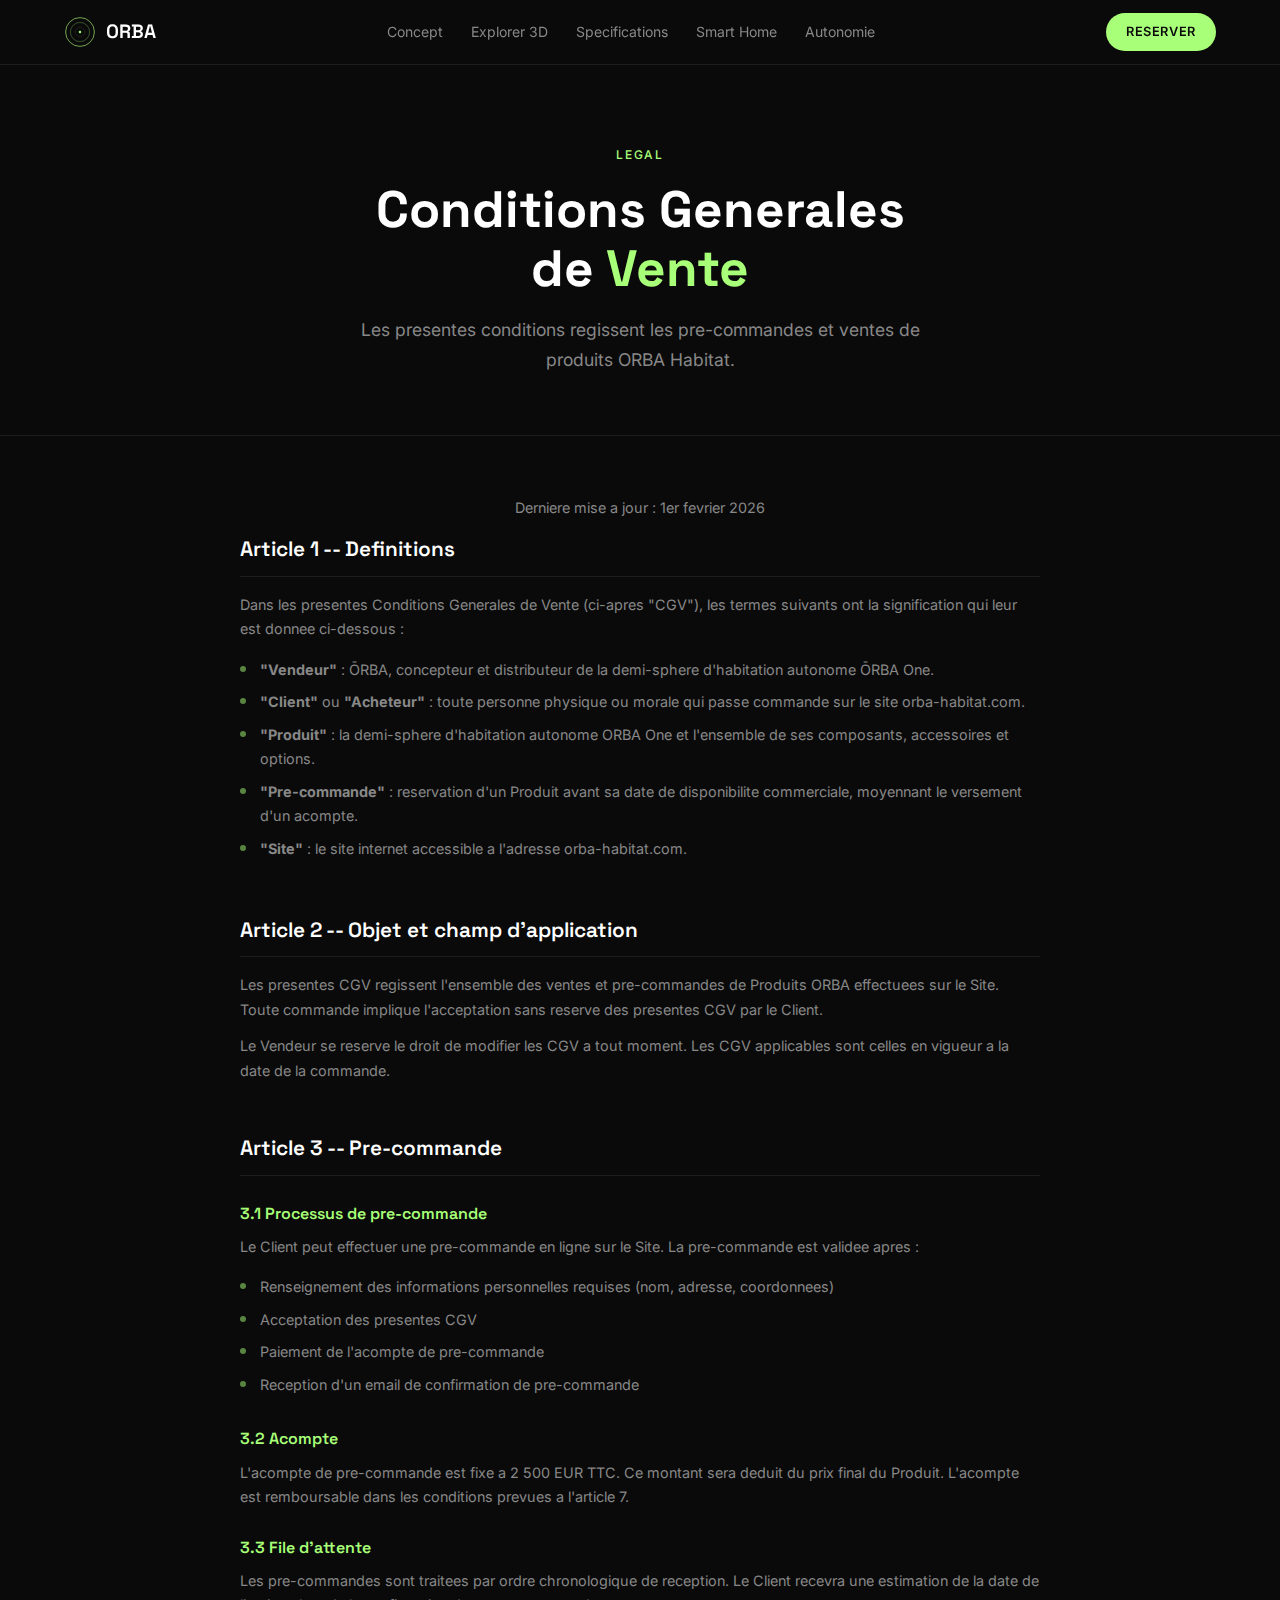
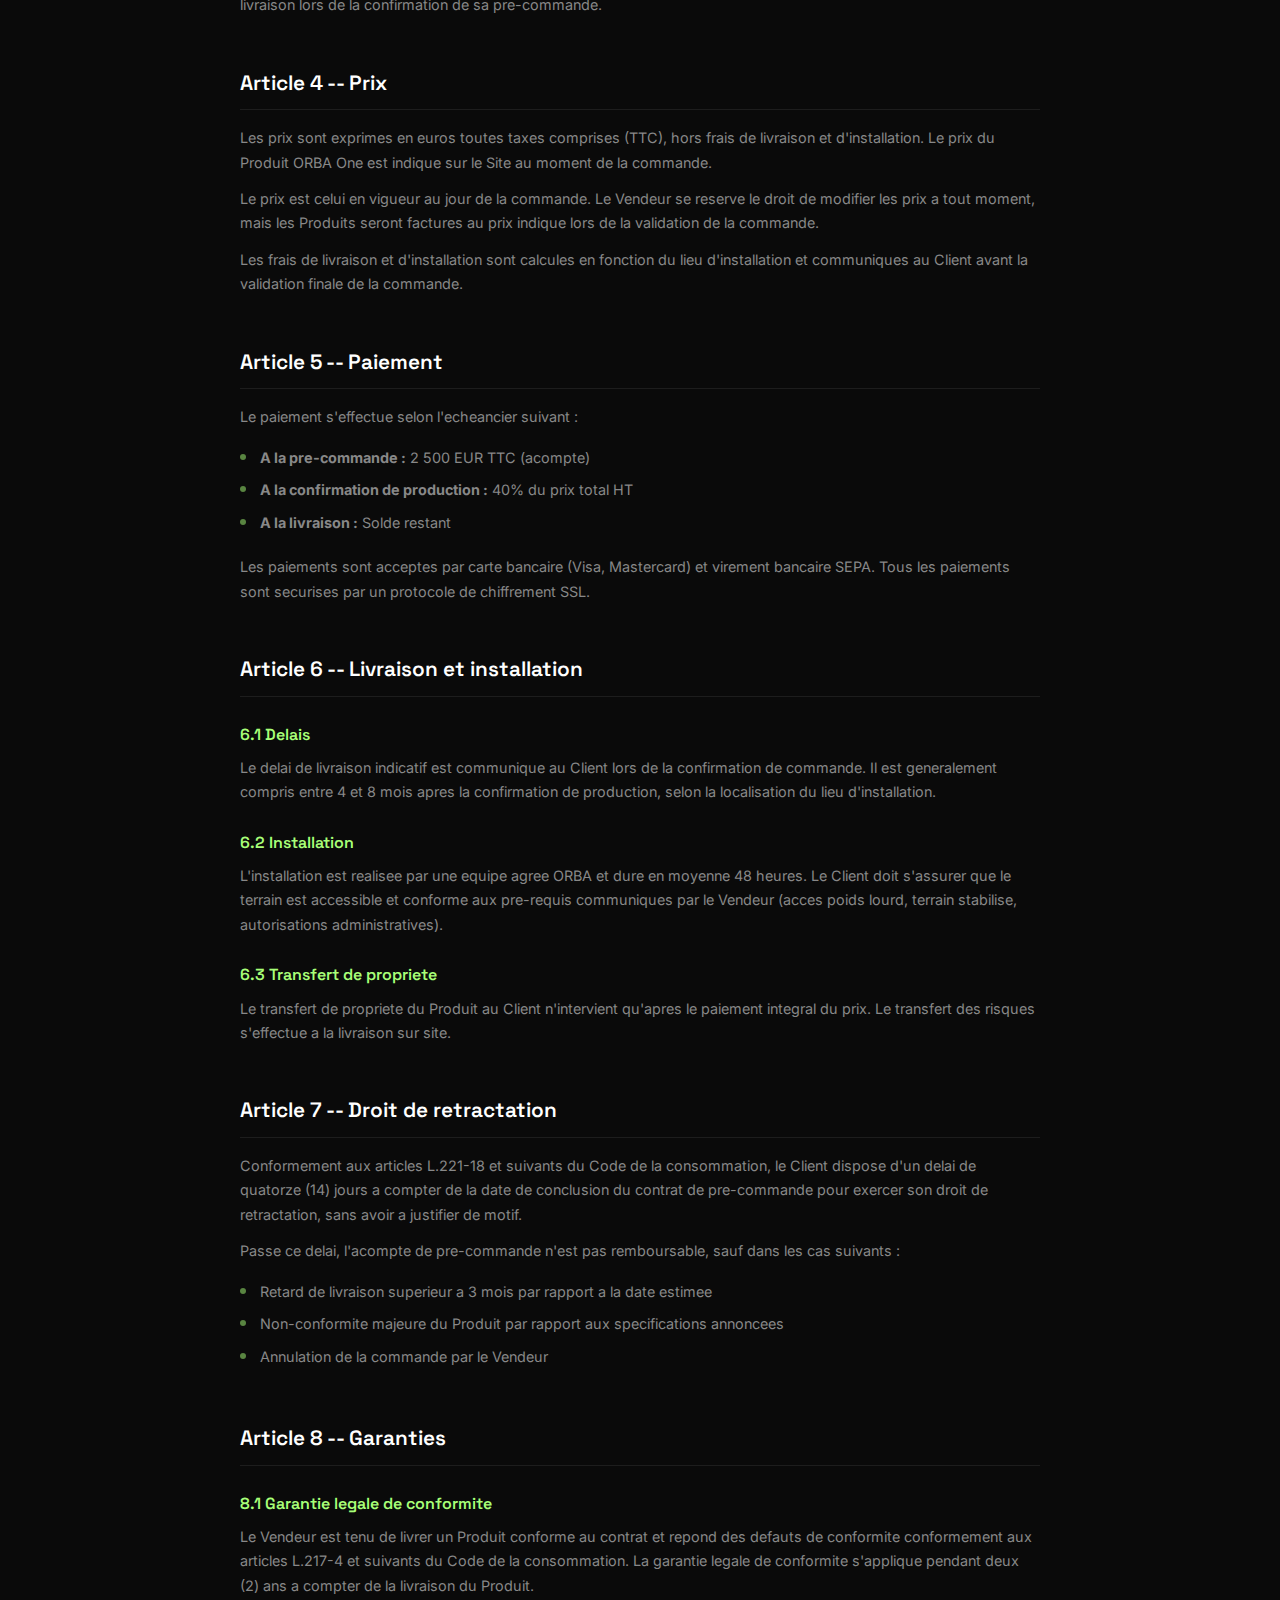
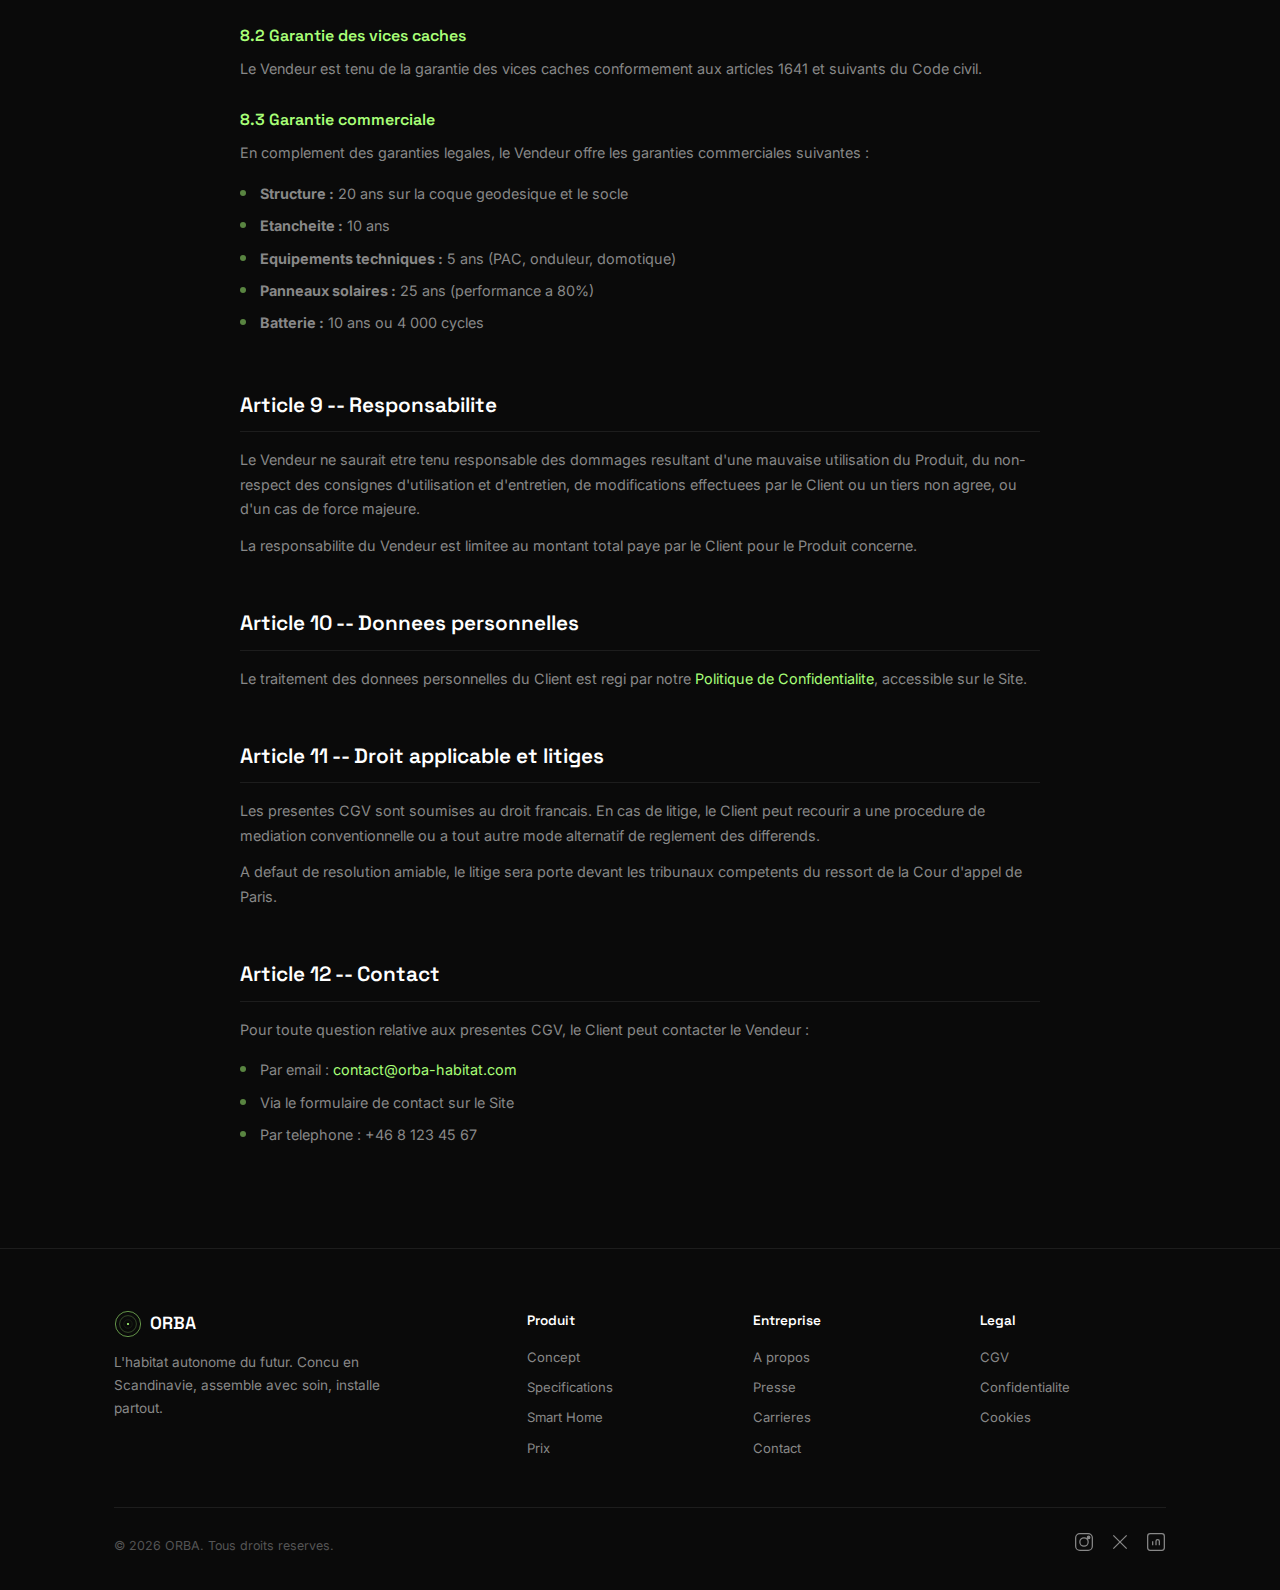
<file: pages/cgv.html>
<!DOCTYPE html>
<html lang="fr">
<head>
    <meta charset="UTF-8">
    <meta name="viewport" content="width=device-width, initial-scale=1.0">
    <title>ORBA — Conditions Generales de Vente</title>
    <link rel="preconnect" href="https://fonts.googleapis.com">
    <link rel="preconnect" href="https://fonts.gstatic.com" crossorigin>
    <link href="https://fonts.googleapis.com/css2?family=Inter:wght@200;300;400;500;600;700;800;900&family=Space+Grotesk:wght@300;400;500;600;700&display=swap" rel="stylesheet">
    <style>
        *, *::before, *::after { margin: 0; padding: 0; box-sizing: border-box; }

        :root {
            --bg: #0a0a0a;
            --bg-card: #111111;
            --accent: #a8ff78;
            --accent-dim: rgba(168,255,120,0.15);
            --text: #e0e0e0;
            --text-muted: #888888;
            --text-dim: #555555;
            --border: rgba(255,255,255,0.08);
            --radius: 12px;
        }

        body {
            font-family: 'Inter', -apple-system, BlinkMacSystemFont, sans-serif;
            background: var(--bg);
            color: var(--text);
            line-height: 1.7;
            -webkit-font-smoothing: antialiased;
        }

        a { color: var(--accent); text-decoration: none; transition: opacity 0.2s; }
        a:hover { opacity: 0.8; }

        .container { max-width: 1100px; margin: 0 auto; padding: 0 24px; }

        /* NAV */
        .nav {
            position: fixed; top: 0; left: 0; right: 0; z-index: 100;
            background: rgba(10,10,10,0.85); backdrop-filter: blur(20px);
            border-bottom: 1px solid var(--border);
        }
        .nav-inner {
            max-width: 1200px; margin: 0 auto; padding: 0 24px;
            display: flex; align-items: center; justify-content: space-between; height: 64px;
        }
        .nav-logo {
            display: flex; align-items: center; gap: 10px;
            color: #fff; font-family: 'Space Grotesk', sans-serif;
            font-weight: 600; font-size: 1.2rem; text-decoration: none;
        }
        .nav-logo svg { color: var(--accent); }
        .nav-links { display: flex; gap: 28px; }
        .nav-links a {
            color: var(--text-muted); font-size: 0.875rem; font-weight: 400;
            text-decoration: none; transition: color 0.2s;
        }
        .nav-links a:hover { color: #fff; opacity: 1; }
        .nav-cta {
            padding: 8px 20px; background: var(--accent); color: #0a0a0a;
            font-weight: 600; font-size: 0.8rem; border-radius: 50px;
            text-transform: uppercase; letter-spacing: 0.05em; text-decoration: none;
            transition: transform 0.2s, box-shadow 0.2s;
        }
        .nav-cta:hover { transform: translateY(-1px); box-shadow: 0 4px 20px rgba(168,255,120,0.3); opacity: 1; }

        /* PAGE HEADER */
        .page-header {
            padding: 140px 0 60px; text-align: center;
            border-bottom: 1px solid var(--border);
        }
        .page-header .section-tag {
            display: inline-block; font-size: 0.75rem; text-transform: uppercase;
            letter-spacing: 0.15em; color: var(--accent); font-weight: 500;
            margin-bottom: 16px;
        }
        .page-header h1 {
            font-family: 'Space Grotesk', sans-serif; font-size: clamp(2rem, 5vw, 3.2rem);
            font-weight: 700; color: #fff; line-height: 1.15; margin-bottom: 16px;
        }
        .page-header h1 em { font-style: normal; color: var(--accent); }
        .page-header p { font-size: 1.1rem; color: var(--text-muted); max-width: 600px; margin: 0 auto; }

        /* LEGAL CONTENT */
        .legal-content {
            max-width: 800px; margin: 0 auto; padding: 60px 0 80px;
        }
        .legal-update {
            font-size: 0.82rem; color: var(--text-dim);
            margin-bottom: 40px; text-align: center;
        }

        .legal-content h2 {
            font-family: 'Space Grotesk', sans-serif; font-size: 1.3rem;
            font-weight: 600; color: #fff; margin: 48px 0 16px;
            padding-bottom: 8px; border-bottom: 1px solid var(--border);
        }
        .legal-content h2:first-of-type { margin-top: 0; }

        .legal-content h3 {
            font-family: 'Space Grotesk', sans-serif; font-size: 1rem;
            font-weight: 600; color: var(--accent); margin: 24px 0 8px;
        }

        .legal-content p {
            font-size: 0.9rem; color: var(--text-muted); margin-bottom: 12px;
        }

        .legal-content ul {
            list-style: none; padding: 0; margin-bottom: 16px;
        }
        .legal-content ul li {
            font-size: 0.9rem; color: var(--text-muted); padding: 4px 0 4px 20px;
            position: relative;
        }
        .legal-content ul li::before {
            content: ''; position: absolute; left: 0; top: 12px;
            width: 6px; height: 6px; border-radius: 50%;
            background: var(--accent); opacity: 0.5;
        }

        /* FOOTER */
        .footer { border-top: 1px solid var(--border); padding: 60px 0 30px; }
        .footer-grid {
            display: grid; grid-template-columns: 2fr 1fr 1fr 1fr; gap: 40px;
            margin-bottom: 40px;
        }
        .footer-logo {
            display: flex; align-items: center; gap: 8px;
            color: #fff; font-family: 'Space Grotesk', sans-serif;
            font-weight: 600; font-size: 1.1rem; margin-bottom: 12px;
        }
        .footer-logo svg { color: var(--accent); }
        .footer-brand p { font-size: 0.85rem; color: var(--text-muted); max-width: 280px; }
        .footer-links h4 {
            font-family: 'Space Grotesk', sans-serif; font-size: 0.85rem;
            font-weight: 600; color: #fff; margin-bottom: 14px;
        }
        .footer-links a {
            display: block; font-size: 0.82rem; color: var(--text-muted);
            margin-bottom: 8px; text-decoration: none;
        }
        .footer-links a:hover { color: #fff; }
        .footer-bottom {
            display: flex; justify-content: space-between; align-items: center;
            padding-top: 24px; border-top: 1px solid var(--border);
        }
        .footer-bottom p { font-size: 0.78rem; color: var(--text-dim); }
        .footer-social { display: flex; gap: 16px; }
        .footer-social a { color: var(--text-muted); transition: color 0.2s; }
        .footer-social a:hover { color: var(--accent); }

        @media (max-width: 768px) {
            .nav-links { display: none; }
            .footer-grid { grid-template-columns: 1fr 1fr; gap: 24px; }
            .footer-bottom { flex-direction: column; gap: 16px; text-align: center; }
        }
    </style>
</head>
<body>

    <!-- Navigation -->
    <nav class="nav">
        <div class="nav-inner">
            <a href="../index.html" class="nav-logo">
                <svg width="32" height="32" viewBox="0 0 100 100" fill="none">
                    <circle cx="50" cy="50" r="45" stroke="currentColor" stroke-width="2"/>
                    <circle cx="50" cy="50" r="30" stroke="currentColor" stroke-width="1.5" opacity="0.6"/>
                    <circle cx="50" cy="50" r="15" stroke="currentColor" stroke-width="1" opacity="0.3"/>
                    <circle cx="50" cy="50" r="4" fill="currentColor"/>
                </svg>
                <span>ORBA</span>
            </a>
            <div class="nav-links">
                <a href="../index.html#concept">Concept</a>
                <a href="../index.html#explorer">Explorer 3D</a>
                <a href="../index.html#specs">Specifications</a>
                <a href="../index.html#smart">Smart Home</a>
                <a href="../index.html#autonomie">Autonomie</a>
            </div>
            <a href="../index.html#reserve" class="nav-cta">Reserver</a>
        </div>
    </nav>

    <!-- Page Header -->
    <header class="page-header">
        <div class="container">
            <span class="section-tag">Legal</span>
            <h1>Conditions Generales<br>de <em>Vente</em></h1>
            <p>Les presentes conditions regissent les pre-commandes et ventes de produits ORBA Habitat.</p>
        </div>
    </header>

    <!-- Legal Content -->
    <div class="container">
        <div class="legal-content">
            <p class="legal-update">Derniere mise a jour : 1er fevrier 2026</p>

            <h2>Article 1 -- Definitions</h2>
            <p>Dans les presentes Conditions Generales de Vente (ci-apres "CGV"), les termes suivants ont la signification qui leur est donnee ci-dessous :</p>
            <ul>
                <li><strong>"Vendeur"</strong> : ŌRBA, concepteur et distributeur de la demi-sphere d'habitation autonome ŌRBA One.</li>
                <li><strong>"Client"</strong> ou <strong>"Acheteur"</strong> : toute personne physique ou morale qui passe commande sur le site orba-habitat.com.</li>
                <li><strong>"Produit"</strong> : la demi-sphere d'habitation autonome ORBA One et l'ensemble de ses composants, accessoires et options.</li>
                <li><strong>"Pre-commande"</strong> : reservation d'un Produit avant sa date de disponibilite commerciale, moyennant le versement d'un acompte.</li>
                <li><strong>"Site"</strong> : le site internet accessible a l'adresse orba-habitat.com.</li>
            </ul>

            <h2>Article 2 -- Objet et champ d'application</h2>
            <p>Les presentes CGV regissent l'ensemble des ventes et pre-commandes de Produits ORBA effectuees sur le Site. Toute commande implique l'acceptation sans reserve des presentes CGV par le Client.</p>
            <p>Le Vendeur se reserve le droit de modifier les CGV a tout moment. Les CGV applicables sont celles en vigueur a la date de la commande.</p>

            <h2>Article 3 -- Pre-commande</h2>
            <h3>3.1 Processus de pre-commande</h3>
            <p>Le Client peut effectuer une pre-commande en ligne sur le Site. La pre-commande est validee apres :</p>
            <ul>
                <li>Renseignement des informations personnelles requises (nom, adresse, coordonnees)</li>
                <li>Acceptation des presentes CGV</li>
                <li>Paiement de l'acompte de pre-commande</li>
                <li>Reception d'un email de confirmation de pre-commande</li>
            </ul>

            <h3>3.2 Acompte</h3>
            <p>L'acompte de pre-commande est fixe a 2 500 EUR TTC. Ce montant sera deduit du prix final du Produit. L'acompte est remboursable dans les conditions prevues a l'article 7.</p>

            <h3>3.3 File d'attente</h3>
            <p>Les pre-commandes sont traitees par ordre chronologique de reception. Le Client recevra une estimation de la date de livraison lors de la confirmation de sa pre-commande.</p>

            <h2>Article 4 -- Prix</h2>
            <p>Les prix sont exprimes en euros toutes taxes comprises (TTC), hors frais de livraison et d'installation. Le prix du Produit ORBA One est indique sur le Site au moment de la commande.</p>
            <p>Le prix est celui en vigueur au jour de la commande. Le Vendeur se reserve le droit de modifier les prix a tout moment, mais les Produits seront factures au prix indique lors de la validation de la commande.</p>
            <p>Les frais de livraison et d'installation sont calcules en fonction du lieu d'installation et communiques au Client avant la validation finale de la commande.</p>

            <h2>Article 5 -- Paiement</h2>
            <p>Le paiement s'effectue selon l'echeancier suivant :</p>
            <ul>
                <li><strong>A la pre-commande :</strong> 2 500 EUR TTC (acompte)</li>
                <li><strong>A la confirmation de production :</strong> 40% du prix total HT</li>
                <li><strong>A la livraison :</strong> Solde restant</li>
            </ul>
            <p>Les paiements sont acceptes par carte bancaire (Visa, Mastercard) et virement bancaire SEPA. Tous les paiements sont securises par un protocole de chiffrement SSL.</p>

            <h2>Article 6 -- Livraison et installation</h2>
            <h3>6.1 Delais</h3>
            <p>Le delai de livraison indicatif est communique au Client lors de la confirmation de commande. Il est generalement compris entre 4 et 8 mois apres la confirmation de production, selon la localisation du lieu d'installation.</p>

            <h3>6.2 Installation</h3>
            <p>L'installation est realisee par une equipe agree ORBA et dure en moyenne 48 heures. Le Client doit s'assurer que le terrain est accessible et conforme aux pre-requis communiques par le Vendeur (acces poids lourd, terrain stabilise, autorisations administratives).</p>

            <h3>6.3 Transfert de propriete</h3>
            <p>Le transfert de propriete du Produit au Client n'intervient qu'apres le paiement integral du prix. Le transfert des risques s'effectue a la livraison sur site.</p>

            <h2>Article 7 -- Droit de retractation</h2>
            <p>Conformement aux articles L.221-18 et suivants du Code de la consommation, le Client dispose d'un delai de quatorze (14) jours a compter de la date de conclusion du contrat de pre-commande pour exercer son droit de retractation, sans avoir a justifier de motif.</p>
            <p>Passe ce delai, l'acompte de pre-commande n'est pas remboursable, sauf dans les cas suivants :</p>
            <ul>
                <li>Retard de livraison superieur a 3 mois par rapport a la date estimee</li>
                <li>Non-conformite majeure du Produit par rapport aux specifications annoncees</li>
                <li>Annulation de la commande par le Vendeur</li>
            </ul>

            <h2>Article 8 -- Garanties</h2>
            <h3>8.1 Garantie legale de conformite</h3>
            <p>Le Vendeur est tenu de livrer un Produit conforme au contrat et repond des defauts de conformite conformement aux articles L.217-4 et suivants du Code de la consommation. La garantie legale de conformite s'applique pendant deux (2) ans a compter de la livraison du Produit.</p>

            <h3>8.2 Garantie des vices caches</h3>
            <p>Le Vendeur est tenu de la garantie des vices caches conformement aux articles 1641 et suivants du Code civil.</p>

            <h3>8.3 Garantie commerciale</h3>
            <p>En complement des garanties legales, le Vendeur offre les garanties commerciales suivantes :</p>
            <ul>
                <li><strong>Structure :</strong> 20 ans sur la coque geodesique et le socle</li>
                <li><strong>Etancheite :</strong> 10 ans</li>
                <li><strong>Equipements techniques :</strong> 5 ans (PAC, onduleur, domotique)</li>
                <li><strong>Panneaux solaires :</strong> 25 ans (performance a 80%)</li>
                <li><strong>Batterie :</strong> 10 ans ou 4 000 cycles</li>
            </ul>

            <h2>Article 9 -- Responsabilite</h2>
            <p>Le Vendeur ne saurait etre tenu responsable des dommages resultant d'une mauvaise utilisation du Produit, du non-respect des consignes d'utilisation et d'entretien, de modifications effectuees par le Client ou un tiers non agree, ou d'un cas de force majeure.</p>
            <p>La responsabilite du Vendeur est limitee au montant total paye par le Client pour le Produit concerne.</p>

            <h2>Article 10 -- Donnees personnelles</h2>
            <p>Le traitement des donnees personnelles du Client est regi par notre <a href="privacy.html">Politique de Confidentialite</a>, accessible sur le Site.</p>

            <h2>Article 11 -- Droit applicable et litiges</h2>
            <p>Les presentes CGV sont soumises au droit francais. En cas de litige, le Client peut recourir a une procedure de mediation conventionnelle ou a tout autre mode alternatif de reglement des differends.</p>
            <p>A defaut de resolution amiable, le litige sera porte devant les tribunaux competents du ressort de la Cour d'appel de Paris.</p>

            <h2>Article 12 -- Contact</h2>
            <p>Pour toute question relative aux presentes CGV, le Client peut contacter le Vendeur :</p>
            <ul>
                <li>Par email : <a href="mailto:contact@orba-habitat.com">contact@orba-habitat.com</a></li>
                <li>Via le formulaire de contact sur le Site</li>
                <li>Par telephone : +46 8 123 45 67</li>
            </ul>
        </div>
    </div>

    <!-- Footer -->
    <footer class="footer">
        <div class="container">
            <div class="footer-grid">
                <div class="footer-brand">
                    <div class="footer-logo">
                        <svg width="28" height="28" viewBox="0 0 100 100" fill="none">
                            <circle cx="50" cy="50" r="45" stroke="currentColor" stroke-width="2"/>
                            <circle cx="50" cy="50" r="30" stroke="currentColor" stroke-width="1.5" opacity="0.6"/>
                            <circle cx="50" cy="50" r="15" stroke="currentColor" stroke-width="1" opacity="0.3"/>
                            <circle cx="50" cy="50" r="4" fill="currentColor"/>
                        </svg>
                        <span>ORBA</span>
                    </div>
                    <p>L'habitat autonome du futur. Concu en Scandinavie, assemble avec soin, installe partout.</p>
                </div>
                <div class="footer-links">
                    <h4>Produit</h4>
                    <a href="../index.html#concept">Concept</a>
                    <a href="../index.html#specs">Specifications</a>
                    <a href="../index.html#smart">Smart Home</a>
                    <a href="../index.html#reserve">Prix</a>
                </div>
                <div class="footer-links">
                    <h4>Entreprise</h4>
                    <a href="about.html">A propos</a>
                    <a href="press.html">Presse</a>
                    <a href="careers.html">Carrieres</a>
                    <a href="contact.html">Contact</a>
                </div>
                <div class="footer-links">
                    <h4>Legal</h4>
                    <a href="cgv.html">CGV</a>
                    <a href="privacy.html">Confidentialite</a>
                    <a href="cookies.html">Cookies</a>
                </div>
            </div>
            <div class="footer-bottom">
                <p>&copy; 2026 ORBA. Tous droits reserves.</p>
                <div class="footer-social">
                    <a href="https://instagram.com/orba.habitat" target="_blank" rel="noopener" aria-label="Instagram">
                        <svg width="20" height="20" viewBox="0 0 24 24" fill="none" stroke="currentColor" stroke-width="1.5"><rect x="2" y="2" width="20" height="20" rx="5"/><circle cx="12" cy="12" r="5"/><circle cx="17.5" cy="6.5" r="1.5" fill="currentColor"/></svg>
                    </a>
                    <a href="https://x.com/orba_habitat" target="_blank" rel="noopener" aria-label="Twitter/X">
                        <svg width="20" height="20" viewBox="0 0 24 24" fill="none" stroke="currentColor" stroke-width="1.5"><path d="M4 4l16 16M20 4L4 20"/></svg>
                    </a>
                    <a href="https://linkedin.com/company/orba-habitat" target="_blank" rel="noopener" aria-label="LinkedIn">
                        <svg width="20" height="20" viewBox="0 0 24 24" fill="none" stroke="currentColor" stroke-width="1.5"><rect x="2" y="2" width="20" height="20" rx="3"/><path d="M8 11v5M8 8v.01M12 16v-5a2 2 0 014 0v5"/></svg>
                    </a>
                </div>
            </div>
        </div>
    </footer>

</body>
</html>
</file>
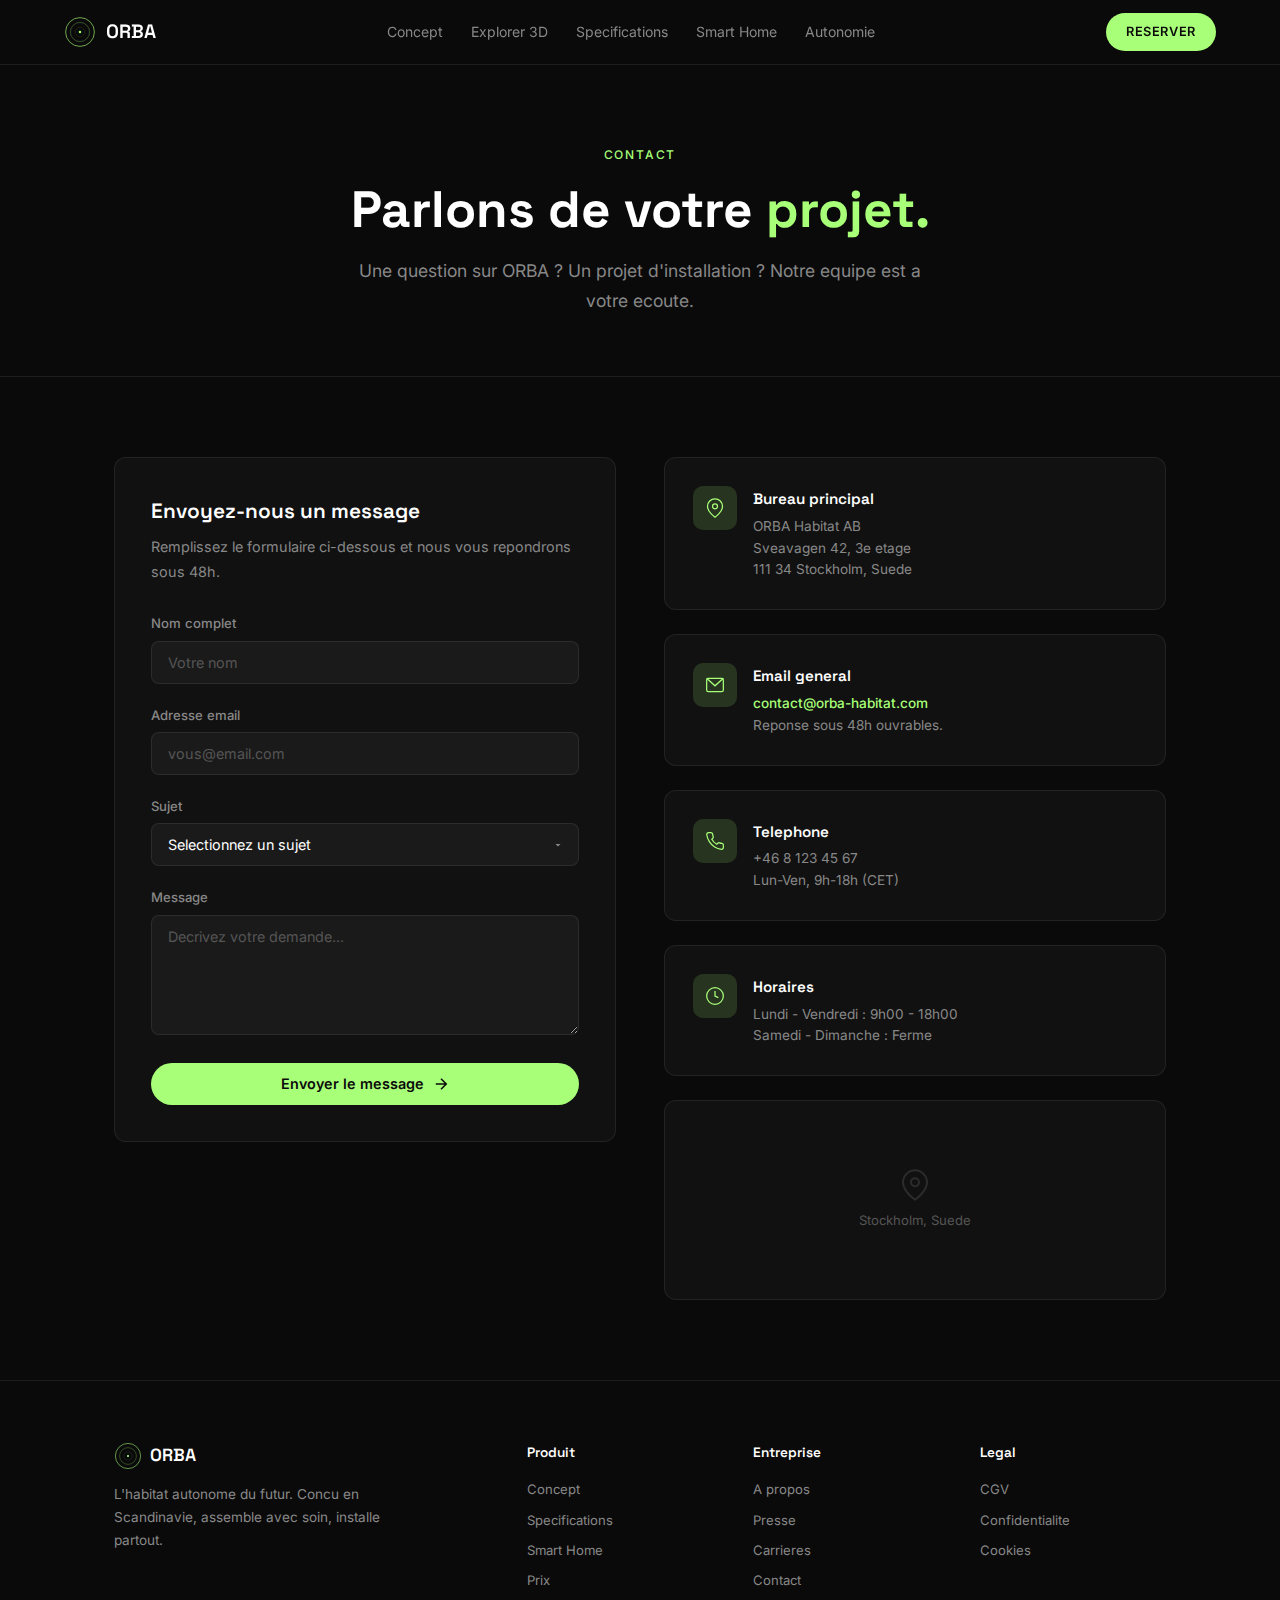
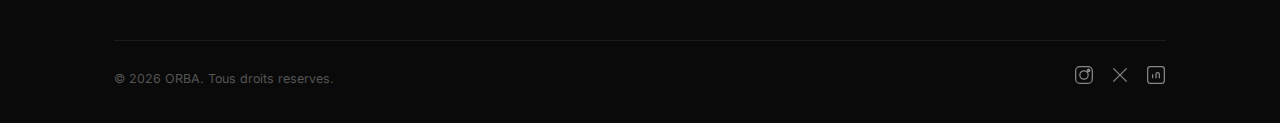
<file: pages/contact.html>
<!DOCTYPE html>
<html lang="fr">
<head>
    <meta charset="UTF-8">
    <meta name="viewport" content="width=device-width, initial-scale=1.0">
    <title>ORBA — Contact</title>
    <link rel="preconnect" href="https://fonts.googleapis.com">
    <link rel="preconnect" href="https://fonts.gstatic.com" crossorigin>
    <link href="https://fonts.googleapis.com/css2?family=Inter:wght@200;300;400;500;600;700;800;900&family=Space+Grotesk:wght@300;400;500;600;700&display=swap" rel="stylesheet">
    <style>
        *, *::before, *::after { margin: 0; padding: 0; box-sizing: border-box; }

        :root {
            --bg: #0a0a0a;
            --bg-card: #111111;
            --bg-card-hover: #161616;
            --accent: #a8ff78;
            --accent-dim: rgba(168,255,120,0.15);
            --text: #e0e0e0;
            --text-muted: #888888;
            --text-dim: #555555;
            --border: rgba(255,255,255,0.08);
            --radius: 12px;
        }

        body {
            font-family: 'Inter', -apple-system, BlinkMacSystemFont, sans-serif;
            background: var(--bg);
            color: var(--text);
            line-height: 1.7;
            -webkit-font-smoothing: antialiased;
        }

        a { color: var(--accent); text-decoration: none; transition: opacity 0.2s; }
        a:hover { opacity: 0.8; }

        .container { max-width: 1100px; margin: 0 auto; padding: 0 24px; }

        /* NAV */
        .nav {
            position: fixed; top: 0; left: 0; right: 0; z-index: 100;
            background: rgba(10,10,10,0.85); backdrop-filter: blur(20px);
            border-bottom: 1px solid var(--border);
        }
        .nav-inner {
            max-width: 1200px; margin: 0 auto; padding: 0 24px;
            display: flex; align-items: center; justify-content: space-between; height: 64px;
        }
        .nav-logo {
            display: flex; align-items: center; gap: 10px;
            color: #fff; font-family: 'Space Grotesk', sans-serif;
            font-weight: 600; font-size: 1.2rem; text-decoration: none;
        }
        .nav-logo svg { color: var(--accent); }
        .nav-links { display: flex; gap: 28px; }
        .nav-links a {
            color: var(--text-muted); font-size: 0.875rem; font-weight: 400;
            text-decoration: none; transition: color 0.2s;
        }
        .nav-links a:hover { color: #fff; opacity: 1; }
        .nav-cta {
            padding: 8px 20px; background: var(--accent); color: #0a0a0a;
            font-weight: 600; font-size: 0.8rem; border-radius: 50px;
            text-transform: uppercase; letter-spacing: 0.05em; text-decoration: none;
            transition: transform 0.2s, box-shadow 0.2s;
        }
        .nav-cta:hover { transform: translateY(-1px); box-shadow: 0 4px 20px rgba(168,255,120,0.3); opacity: 1; }

        /* PAGE HEADER */
        .page-header {
            padding: 140px 0 60px; text-align: center;
            border-bottom: 1px solid var(--border);
        }
        .page-header .section-tag {
            display: inline-block; font-size: 0.75rem; text-transform: uppercase;
            letter-spacing: 0.15em; color: var(--accent); font-weight: 500;
            margin-bottom: 16px;
        }
        .page-header h1 {
            font-family: 'Space Grotesk', sans-serif; font-size: clamp(2rem, 5vw, 3.2rem);
            font-weight: 700; color: #fff; line-height: 1.15; margin-bottom: 16px;
        }
        .page-header h1 em { font-style: normal; color: var(--accent); }
        .page-header p { font-size: 1.1rem; color: var(--text-muted); max-width: 600px; margin: 0 auto; }

        /* SECTIONS */
        .section { padding: 80px 0; }

        /* CONTACT LAYOUT */
        .contact-grid {
            display: grid; grid-template-columns: 1fr 1fr; gap: 48px;
            align-items: start;
        }

        /* FORM */
        .form-card {
            background: var(--bg-card); border: 1px solid var(--border);
            border-radius: var(--radius); padding: 36px;
        }
        .form-card h2 {
            font-family: 'Space Grotesk', sans-serif; font-size: 1.3rem;
            font-weight: 600; color: #fff; margin-bottom: 6px;
        }
        .form-card > p { font-size: 0.9rem; color: var(--text-muted); margin-bottom: 28px; }

        .form-group { margin-bottom: 20px; }
        .form-group label {
            display: block; font-size: 0.82rem; font-weight: 500;
            color: var(--text-muted); margin-bottom: 6px;
        }
        .form-input {
            width: 100%; padding: 12px 16px;
            background: rgba(255,255,255,0.04); border: 1px solid var(--border);
            border-radius: 8px; color: #fff; font-family: inherit; font-size: 0.9rem;
            transition: border-color 0.2s;
        }
        .form-input:focus {
            outline: none; border-color: rgba(168,255,120,0.4);
            box-shadow: 0 0 0 3px rgba(168,255,120,0.08);
        }
        .form-input::placeholder { color: var(--text-dim); }

        select.form-input {
            appearance: none;
            background-image: url("data:image/svg+xml,%3Csvg xmlns='http://www.w3.org/2000/svg' width='12' height='12' fill='%23888' viewBox='0 0 24 24'%3E%3Cpath d='M7 10l5 5 5-5z'/%3E%3C/svg%3E");
            background-repeat: no-repeat;
            background-position: right 14px center;
            padding-right: 36px;
        }
        select.form-input option { background: #1a1a1a; color: #fff; }

        textarea.form-input { min-height: 120px; resize: vertical; }

        .btn-submit {
            display: inline-flex; align-items: center; gap: 8px;
            padding: 12px 28px; background: var(--accent); color: #0a0a0a;
            font-weight: 600; font-size: 0.9rem; border-radius: 50px;
            border: none; cursor: pointer; font-family: inherit;
            transition: transform 0.2s, box-shadow 0.2s;
            width: 100%; justify-content: center;
        }
        .btn-submit:hover {
            transform: translateY(-1px);
            box-shadow: 0 4px 20px rgba(168,255,120,0.3);
        }

        /* CONTACT INFO */
        .contact-info { display: flex; flex-direction: column; gap: 24px; }

        .info-card {
            background: var(--bg-card); border: 1px solid var(--border);
            border-radius: var(--radius); padding: 28px;
            display: flex; gap: 16px; align-items: flex-start;
        }
        .info-icon {
            width: 44px; height: 44px; flex-shrink: 0;
            background: var(--accent-dim); border-radius: 10px;
            display: flex; align-items: center; justify-content: center;
            color: var(--accent);
        }
        .info-content h3 {
            font-family: 'Space Grotesk', sans-serif; font-size: 0.95rem;
            font-weight: 600; color: #fff; margin-bottom: 4px;
        }
        .info-content p { font-size: 0.85rem; color: var(--text-muted); line-height: 1.6; }
        .info-content a { font-weight: 500; }

        /* MAP PLACEHOLDER */
        .map-placeholder {
            background: var(--bg-card); border: 1px solid var(--border);
            border-radius: var(--radius); height: 200px;
            display: flex; align-items: center; justify-content: center;
            flex-direction: column; gap: 8px;
            color: var(--text-dim);
        }
        .map-placeholder svg { opacity: 0.4; }
        .map-placeholder span { font-size: 0.82rem; }

        /* FOOTER */
        .footer { border-top: 1px solid var(--border); padding: 60px 0 30px; }
        .footer-grid {
            display: grid; grid-template-columns: 2fr 1fr 1fr 1fr; gap: 40px;
            margin-bottom: 40px;
        }
        .footer-logo {
            display: flex; align-items: center; gap: 8px;
            color: #fff; font-family: 'Space Grotesk', sans-serif;
            font-weight: 600; font-size: 1.1rem; margin-bottom: 12px;
        }
        .footer-logo svg { color: var(--accent); }
        .footer-brand p { font-size: 0.85rem; color: var(--text-muted); max-width: 280px; }
        .footer-links h4 {
            font-family: 'Space Grotesk', sans-serif; font-size: 0.85rem;
            font-weight: 600; color: #fff; margin-bottom: 14px;
        }
        .footer-links a {
            display: block; font-size: 0.82rem; color: var(--text-muted);
            margin-bottom: 8px; text-decoration: none;
        }
        .footer-links a:hover { color: #fff; }
        .footer-bottom {
            display: flex; justify-content: space-between; align-items: center;
            padding-top: 24px; border-top: 1px solid var(--border);
        }
        .footer-bottom p { font-size: 0.78rem; color: var(--text-dim); }
        .footer-social { display: flex; gap: 16px; }
        .footer-social a { color: var(--text-muted); transition: color 0.2s; }
        .footer-social a:hover { color: var(--accent); }

        @media (max-width: 768px) {
            .nav-links { display: none; }
            .contact-grid { grid-template-columns: 1fr; }
            .footer-grid { grid-template-columns: 1fr 1fr; gap: 24px; }
            .footer-bottom { flex-direction: column; gap: 16px; text-align: center; }
        }
    </style>
</head>
<body>

    <!-- Navigation -->
    <nav class="nav">
        <div class="nav-inner">
            <a href="../index.html" class="nav-logo">
                <svg width="32" height="32" viewBox="0 0 100 100" fill="none">
                    <circle cx="50" cy="50" r="45" stroke="currentColor" stroke-width="2"/>
                    <circle cx="50" cy="50" r="30" stroke="currentColor" stroke-width="1.5" opacity="0.6"/>
                    <circle cx="50" cy="50" r="15" stroke="currentColor" stroke-width="1" opacity="0.3"/>
                    <circle cx="50" cy="50" r="4" fill="currentColor"/>
                </svg>
                <span>ORBA</span>
            </a>
            <div class="nav-links">
                <a href="../index.html#concept">Concept</a>
                <a href="../index.html#explorer">Explorer 3D</a>
                <a href="../index.html#specs">Specifications</a>
                <a href="../index.html#smart">Smart Home</a>
                <a href="../index.html#autonomie">Autonomie</a>
            </div>
            <a href="../index.html#reserve" class="nav-cta">Reserver</a>
        </div>
    </nav>

    <!-- Page Header -->
    <header class="page-header">
        <div class="container">
            <span class="section-tag">Contact</span>
            <h1>Parlons de votre <em>projet.</em></h1>
            <p>Une question sur ORBA ? Un projet d'installation ? Notre equipe est a votre ecoute.</p>
        </div>
    </header>

    <!-- Contact Section -->
    <section class="section">
        <div class="container">
            <div class="contact-grid">
                <!-- Form -->
                <div class="form-card">
                    <h2>Envoyez-nous un message</h2>
                    <p>Remplissez le formulaire ci-dessous et nous vous repondrons sous 48h.</p>

                    <form id="contactForm">
                        <div class="form-group">
                            <label for="name">Nom complet</label>
                            <input type="text" id="name" class="form-input" placeholder="Votre nom" required>
                        </div>
                        <div class="form-group">
                            <label for="email">Adresse email</label>
                            <input type="email" id="email" class="form-input" placeholder="vous@email.com" required>
                        </div>
                        <div class="form-group">
                            <label for="subject">Sujet</label>
                            <select id="subject" class="form-input" required>
                                <option value="" disabled selected>Selectionnez un sujet</option>
                                <option value="info">Demande d'information generale</option>
                                <option value="preorder">Pre-commande / Reservation</option>
                                <option value="installation">Projet d'installation</option>
                                <option value="partnership">Partenariat / Distributeur</option>
                                <option value="press">Presse / Media</option>
                                <option value="support">Support technique</option>
                                <option value="other">Autre</option>
                            </select>
                        </div>
                        <div class="form-group">
                            <label for="message">Message</label>
                            <textarea id="message" class="form-input" placeholder="Decrivez votre demande..." required></textarea>
                        </div>
                        <button type="submit" class="btn-submit">
                            Envoyer le message
                            <svg width="18" height="18" viewBox="0 0 24 24" fill="none" stroke="currentColor" stroke-width="2"><path d="M5 12h14M12 5l7 7-7 7"/></svg>
                        </button>
                    </form>
                </div>

                <!-- Info -->
                <div class="contact-info">
                    <div class="info-card">
                        <div class="info-icon">
                            <svg width="20" height="20" viewBox="0 0 24 24" fill="none" stroke="currentColor" stroke-width="1.5"><path d="M21 10c0 7-9 13-9 13s-9-6-9-13a9 9 0 0118 0z"/><circle cx="12" cy="10" r="3"/></svg>
                        </div>
                        <div class="info-content">
                            <h3>Bureau principal</h3>
                            <p>ORBA Habitat AB<br>Sveavagen 42, 3e etage<br>111 34 Stockholm, Suede</p>
                        </div>
                    </div>

                    <div class="info-card">
                        <div class="info-icon">
                            <svg width="20" height="20" viewBox="0 0 24 24" fill="none" stroke="currentColor" stroke-width="1.5"><rect x="2" y="4" width="20" height="16" rx="2"/><path d="M22 4L12 13 2 4"/></svg>
                        </div>
                        <div class="info-content">
                            <h3>Email general</h3>
                            <p><a href="mailto:contact@orba-habitat.com">contact@orba-habitat.com</a></p>
                            <p>Reponse sous 48h ouvrables.</p>
                        </div>
                    </div>

                    <div class="info-card">
                        <div class="info-icon">
                            <svg width="20" height="20" viewBox="0 0 24 24" fill="none" stroke="currentColor" stroke-width="1.5"><path d="M22 16.92v3a2 2 0 01-2.18 2 19.79 19.79 0 01-8.63-3.07 19.5 19.5 0 01-6-6 19.79 19.79 0 01-3.07-8.67A2 2 0 014.11 2h3a2 2 0 012 1.72c.127.96.361 1.903.7 2.81a2 2 0 01-.45 2.11L8.09 9.91a16 16 0 006 6l1.27-1.27a2 2 0 012.11-.45c.907.339 1.85.573 2.81.7A2 2 0 0122 16.92z"/></svg>
                        </div>
                        <div class="info-content">
                            <h3>Telephone</h3>
                            <p>+46 8 123 45 67</p>
                            <p>Lun-Ven, 9h-18h (CET)</p>
                        </div>
                    </div>

                    <div class="info-card">
                        <div class="info-icon">
                            <svg width="20" height="20" viewBox="0 0 24 24" fill="none" stroke="currentColor" stroke-width="1.5"><circle cx="12" cy="12" r="10"/><path d="M12 6v6l4 2"/></svg>
                        </div>
                        <div class="info-content">
                            <h3>Horaires</h3>
                            <p>Lundi - Vendredi : 9h00 - 18h00<br>Samedi - Dimanche : Ferme</p>
                        </div>
                    </div>

                    <div class="map-placeholder">
                        <svg width="32" height="32" viewBox="0 0 24 24" fill="none" stroke="currentColor" stroke-width="1.5"><path d="M21 10c0 7-9 13-9 13s-9-6-9-13a9 9 0 0118 0z"/><circle cx="12" cy="10" r="3"/></svg>
                        <span>Stockholm, Suede</span>
                    </div>
                </div>
            </div>
        </div>
    </section>

    <!-- Footer -->
    <footer class="footer">
        <div class="container">
            <div class="footer-grid">
                <div class="footer-brand">
                    <div class="footer-logo">
                        <svg width="28" height="28" viewBox="0 0 100 100" fill="none">
                            <circle cx="50" cy="50" r="45" stroke="currentColor" stroke-width="2"/>
                            <circle cx="50" cy="50" r="30" stroke="currentColor" stroke-width="1.5" opacity="0.6"/>
                            <circle cx="50" cy="50" r="15" stroke="currentColor" stroke-width="1" opacity="0.3"/>
                            <circle cx="50" cy="50" r="4" fill="currentColor"/>
                        </svg>
                        <span>ORBA</span>
                    </div>
                    <p>L'habitat autonome du futur. Concu en Scandinavie, assemble avec soin, installe partout.</p>
                </div>
                <div class="footer-links">
                    <h4>Produit</h4>
                    <a href="../index.html#concept">Concept</a>
                    <a href="../index.html#specs">Specifications</a>
                    <a href="../index.html#smart">Smart Home</a>
                    <a href="../index.html#reserve">Prix</a>
                </div>
                <div class="footer-links">
                    <h4>Entreprise</h4>
                    <a href="about.html">A propos</a>
                    <a href="press.html">Presse</a>
                    <a href="careers.html">Carrieres</a>
                    <a href="contact.html">Contact</a>
                </div>
                <div class="footer-links">
                    <h4>Legal</h4>
                    <a href="cgv.html">CGV</a>
                    <a href="privacy.html">Confidentialite</a>
                    <a href="cookies.html">Cookies</a>
                </div>
            </div>
            <div class="footer-bottom">
                <p>&copy; 2026 ORBA. Tous droits reserves.</p>
                <div class="footer-social">
                    <a href="https://instagram.com/orba.habitat" target="_blank" rel="noopener" aria-label="Instagram">
                        <svg width="20" height="20" viewBox="0 0 24 24" fill="none" stroke="currentColor" stroke-width="1.5"><rect x="2" y="2" width="20" height="20" rx="5"/><circle cx="12" cy="12" r="5"/><circle cx="17.5" cy="6.5" r="1.5" fill="currentColor"/></svg>
                    </a>
                    <a href="https://x.com/orba_habitat" target="_blank" rel="noopener" aria-label="Twitter/X">
                        <svg width="20" height="20" viewBox="0 0 24 24" fill="none" stroke="currentColor" stroke-width="1.5"><path d="M4 4l16 16M20 4L4 20"/></svg>
                    </a>
                    <a href="https://linkedin.com/company/orba-habitat" target="_blank" rel="noopener" aria-label="LinkedIn">
                        <svg width="20" height="20" viewBox="0 0 24 24" fill="none" stroke="currentColor" stroke-width="1.5"><rect x="2" y="2" width="20" height="20" rx="3"/><path d="M8 11v5M8 8v.01M12 16v-5a2 2 0 014 0v5"/></svg>
                    </a>
                </div>
            </div>
        </div>
    </footer>

</body>
</html>
</file>
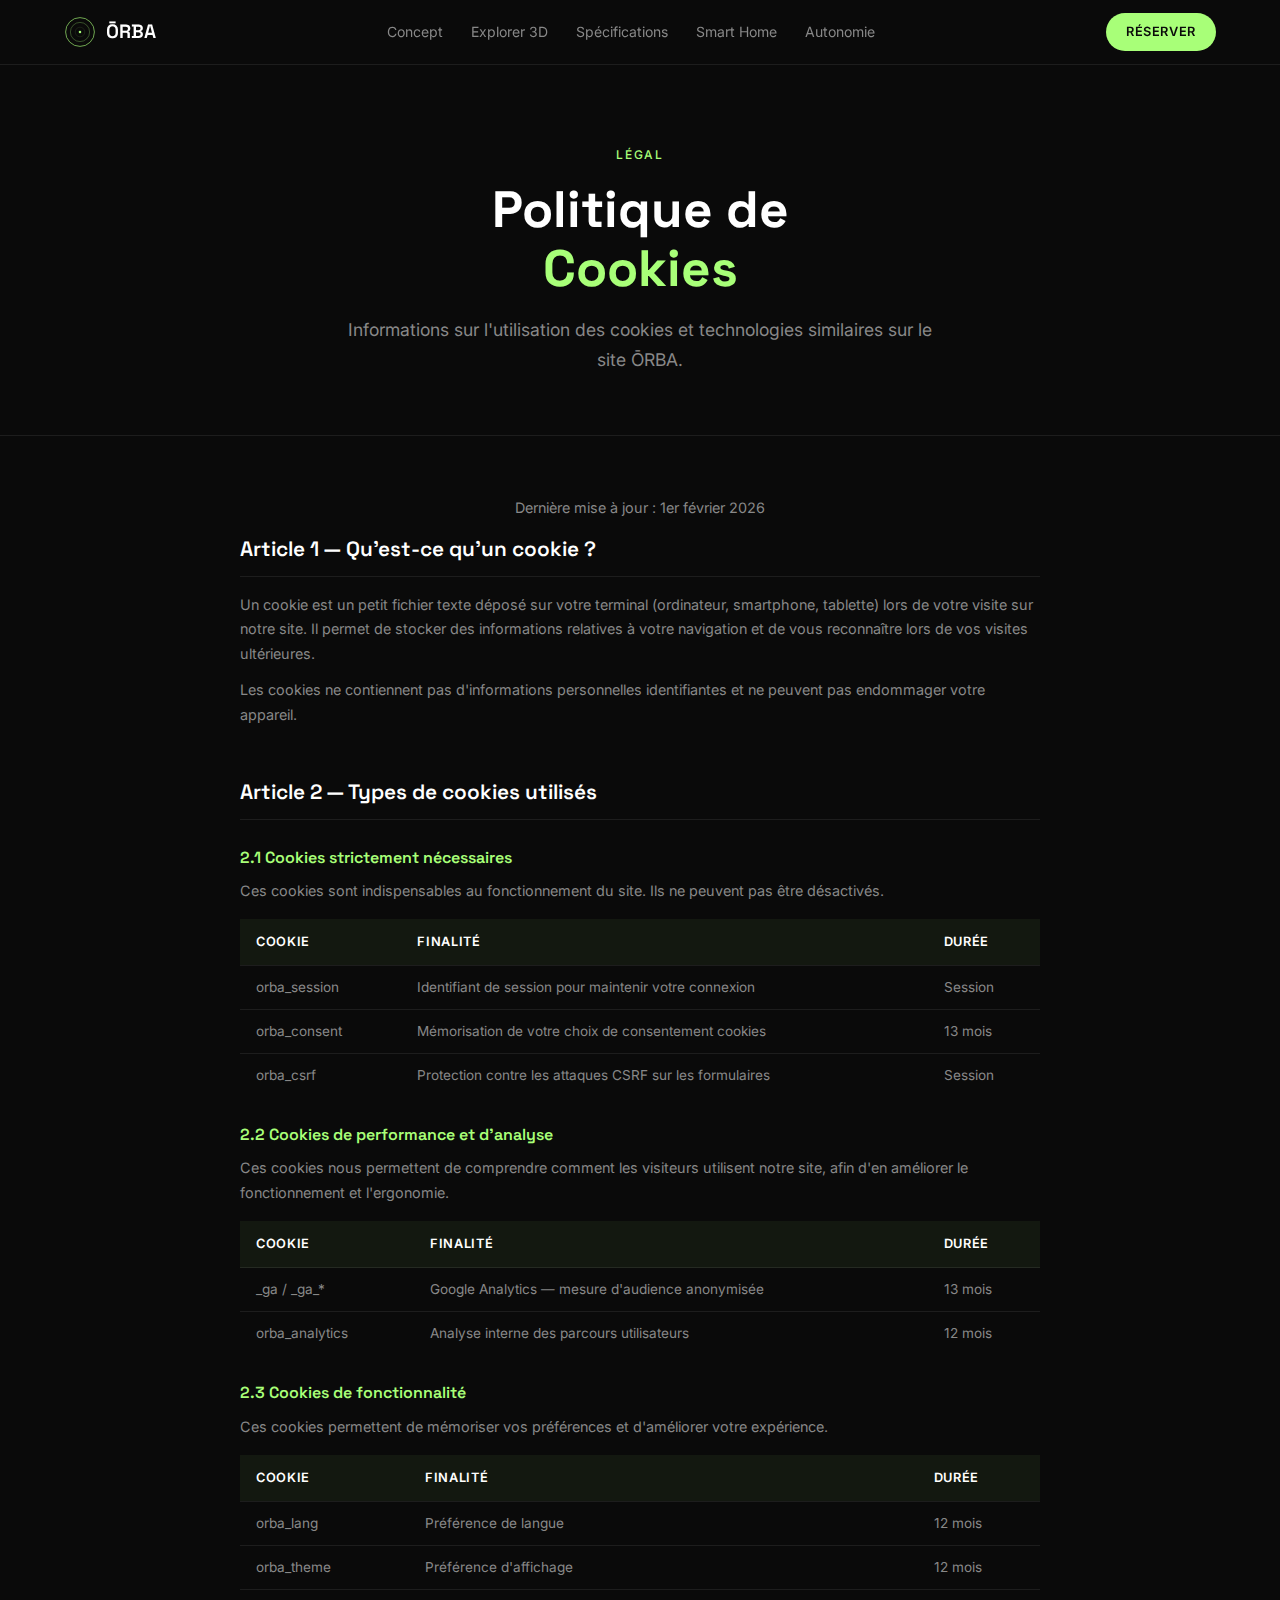
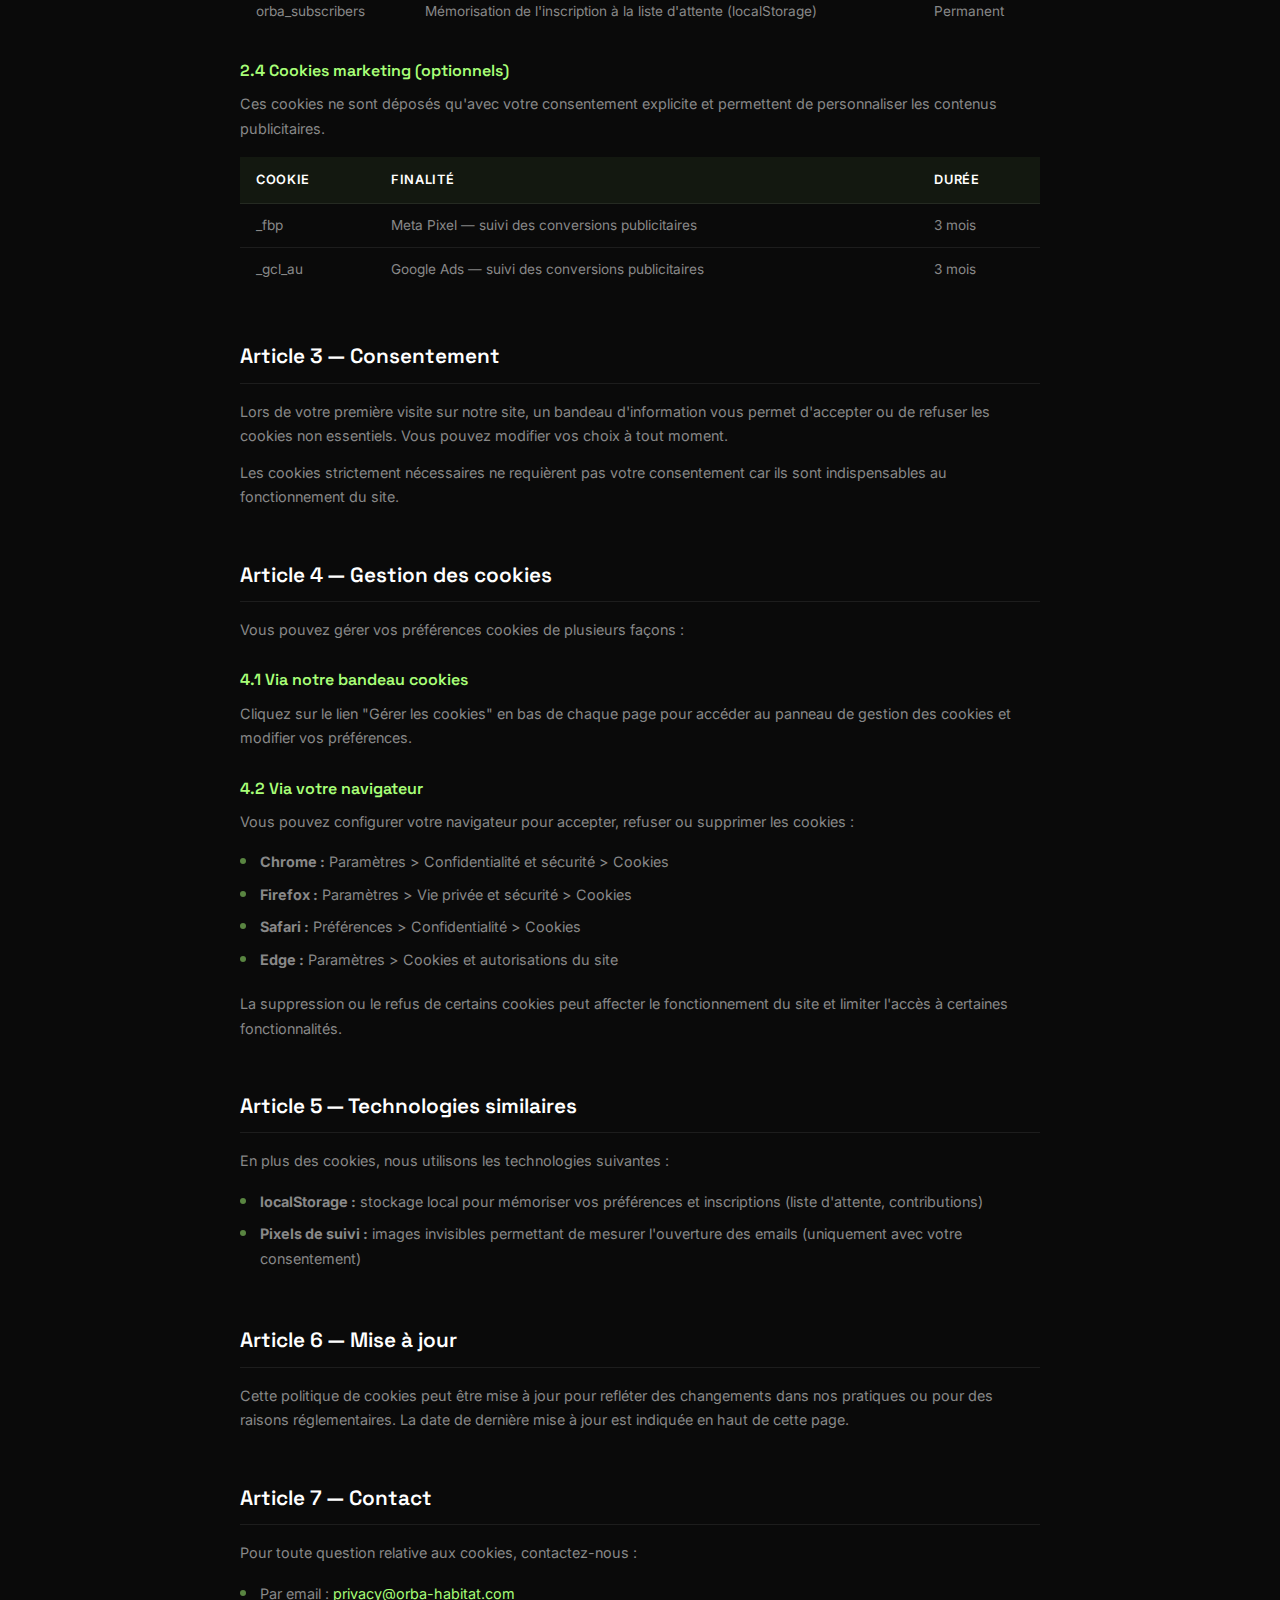
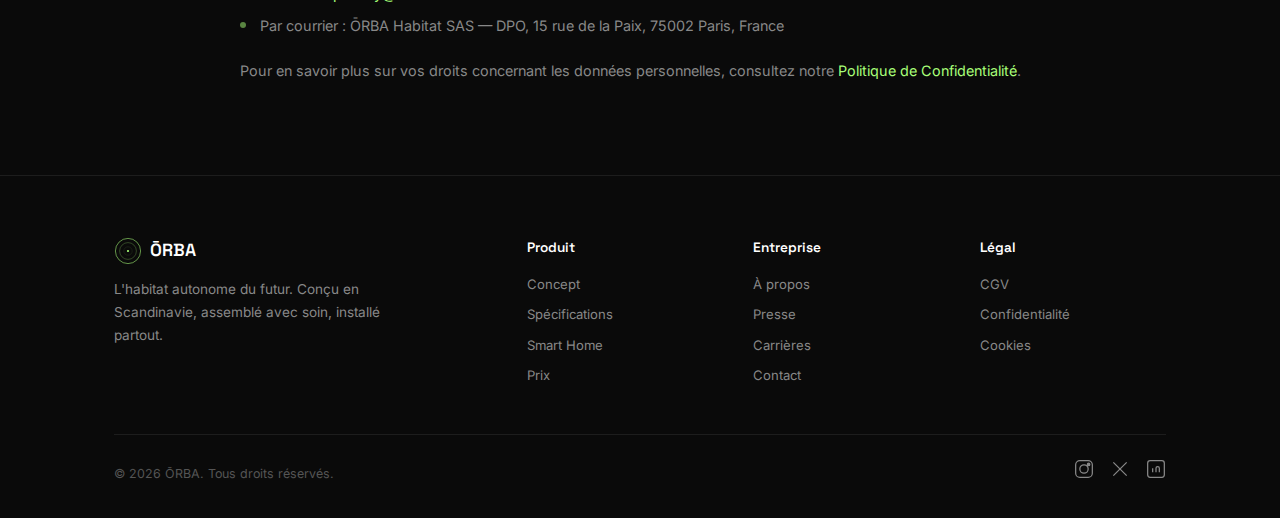
<file: pages/cookies.html>
<!DOCTYPE html>
<html lang="fr">
<head>
    <meta charset="UTF-8">
    <meta name="viewport" content="width=device-width, initial-scale=1.0">
    <title>ŌRBA — Politique de Cookies</title>
    <link rel="preconnect" href="https://fonts.googleapis.com">
    <link rel="preconnect" href="https://fonts.gstatic.com" crossorigin>
    <link href="https://fonts.googleapis.com/css2?family=Inter:wght@200;300;400;500;600;700;800;900&family=Space+Grotesk:wght@300;400;500;600;700&display=swap" rel="stylesheet">
    <style>
        *, *::before, *::after { margin: 0; padding: 0; box-sizing: border-box; }

        :root {
            --bg: #0a0a0a;
            --bg-card: #111111;
            --accent: #a8ff78;
            --accent-dim: rgba(168,255,120,0.15);
            --text: #e0e0e0;
            --text-muted: #888888;
            --text-dim: #555555;
            --border: rgba(255,255,255,0.08);
            --radius: 12px;
        }

        body {
            font-family: 'Inter', -apple-system, BlinkMacSystemFont, sans-serif;
            background: var(--bg);
            color: var(--text);
            line-height: 1.7;
            -webkit-font-smoothing: antialiased;
        }

        a { color: var(--accent); text-decoration: none; transition: opacity 0.2s; }
        a:hover { opacity: 0.8; }

        .container { max-width: 1100px; margin: 0 auto; padding: 0 24px; }

        /* NAV */
        .nav {
            position: fixed; top: 0; left: 0; right: 0; z-index: 100;
            background: rgba(10,10,10,0.85); backdrop-filter: blur(20px);
            border-bottom: 1px solid var(--border);
        }
        .nav-inner {
            max-width: 1200px; margin: 0 auto; padding: 0 24px;
            display: flex; align-items: center; justify-content: space-between; height: 64px;
        }
        .nav-logo {
            display: flex; align-items: center; gap: 10px;
            color: #fff; font-family: 'Space Grotesk', sans-serif;
            font-weight: 600; font-size: 1.2rem; text-decoration: none;
        }
        .nav-logo svg { color: var(--accent); }
        .nav-links { display: flex; gap: 28px; }
        .nav-links a {
            color: var(--text-muted); font-size: 0.875rem; font-weight: 400;
            text-decoration: none; transition: color 0.2s;
        }
        .nav-links a:hover { color: #fff; opacity: 1; }
        .nav-cta {
            padding: 8px 20px; background: var(--accent); color: #0a0a0a;
            font-weight: 600; font-size: 0.8rem; border-radius: 50px;
            text-transform: uppercase; letter-spacing: 0.05em; text-decoration: none;
            transition: transform 0.2s, box-shadow 0.2s;
        }
        .nav-cta:hover { transform: translateY(-1px); box-shadow: 0 4px 20px rgba(168,255,120,0.3); opacity: 1; }

        /* PAGE HEADER */
        .page-header {
            padding: 140px 0 60px; text-align: center;
            border-bottom: 1px solid var(--border);
        }
        .page-header .section-tag {
            display: inline-block; font-size: 0.75rem; text-transform: uppercase;
            letter-spacing: 0.15em; color: var(--accent); font-weight: 500;
            margin-bottom: 16px;
        }
        .page-header h1 {
            font-family: 'Space Grotesk', sans-serif; font-size: clamp(2rem, 5vw, 3.2rem);
            font-weight: 700; color: #fff; line-height: 1.15; margin-bottom: 16px;
        }
        .page-header h1 em { font-style: normal; color: var(--accent); }
        .page-header p { font-size: 1.1rem; color: var(--text-muted); max-width: 600px; margin: 0 auto; }

        /* LEGAL CONTENT */
        .legal-content {
            max-width: 800px; margin: 0 auto; padding: 60px 0 80px;
        }
        .legal-update {
            font-size: 0.82rem; color: var(--text-dim);
            margin-bottom: 40px; text-align: center;
        }

        .legal-content h2 {
            font-family: 'Space Grotesk', sans-serif; font-size: 1.3rem;
            font-weight: 600; color: #fff; margin: 48px 0 16px;
            padding-bottom: 8px; border-bottom: 1px solid var(--border);
        }
        .legal-content h2:first-of-type { margin-top: 0; }

        .legal-content h3 {
            font-family: 'Space Grotesk', sans-serif; font-size: 1rem;
            font-weight: 600; color: var(--accent); margin: 24px 0 8px;
        }

        .legal-content p {
            font-size: 0.9rem; color: var(--text-muted); margin-bottom: 12px;
        }

        .legal-content ul {
            list-style: none; padding: 0; margin-bottom: 16px;
        }
        .legal-content ul li {
            font-size: 0.9rem; color: var(--text-muted); padding: 4px 0 4px 20px;
            position: relative;
        }
        .legal-content ul li::before {
            content: ''; position: absolute; left: 0; top: 12px;
            width: 6px; height: 6px; border-radius: 50%;
            background: var(--accent); opacity: 0.5;
        }

        .cookie-table {
            width: 100%;
            border-collapse: collapse;
            margin: 16px 0 24px;
            font-size: 0.85rem;
        }
        .cookie-table th {
            text-align: left;
            padding: 12px 16px;
            background: rgba(168,255,120,0.06);
            color: #fff;
            font-weight: 600;
            font-size: 0.8rem;
            text-transform: uppercase;
            letter-spacing: 0.05em;
            border-bottom: 1px solid var(--border);
        }
        .cookie-table td {
            padding: 10px 16px;
            color: var(--text-muted);
            border-bottom: 1px solid var(--border);
            vertical-align: top;
        }
        .cookie-table tr:last-child td {
            border-bottom: none;
        }

        /* FOOTER */
        .footer { border-top: 1px solid var(--border); padding: 60px 0 30px; }
        .footer-grid {
            display: grid; grid-template-columns: 2fr 1fr 1fr 1fr; gap: 40px;
            margin-bottom: 40px;
        }
        .footer-logo {
            display: flex; align-items: center; gap: 8px;
            color: #fff; font-family: 'Space Grotesk', sans-serif;
            font-weight: 600; font-size: 1.1rem; margin-bottom: 12px;
        }
        .footer-logo svg { color: var(--accent); }
        .footer-brand p { font-size: 0.85rem; color: var(--text-muted); max-width: 280px; }
        .footer-links h4 {
            font-family: 'Space Grotesk', sans-serif; font-size: 0.85rem;
            font-weight: 600; color: #fff; margin-bottom: 14px;
        }
        .footer-links a {
            display: block; font-size: 0.82rem; color: var(--text-muted);
            margin-bottom: 8px; text-decoration: none;
        }
        .footer-links a:hover { color: #fff; }
        .footer-bottom {
            display: flex; justify-content: space-between; align-items: center;
            padding-top: 24px; border-top: 1px solid var(--border);
        }
        .footer-bottom p { font-size: 0.78rem; color: var(--text-dim); }
        .footer-social { display: flex; gap: 16px; }
        .footer-social a { color: var(--text-muted); transition: color 0.2s; }
        .footer-social a:hover { color: var(--accent); }

        @media (max-width: 768px) {
            .nav-links { display: none; }
            .footer-grid { grid-template-columns: 1fr 1fr; gap: 24px; }
            .footer-bottom { flex-direction: column; gap: 16px; text-align: center; }
            .cookie-table { font-size: 0.78rem; }
            .cookie-table th, .cookie-table td { padding: 8px 10px; }
        }
    </style>
</head>
<body>

    <!-- Navigation -->
    <nav class="nav">
        <div class="nav-inner">
            <a href="../index.html" class="nav-logo">
                <svg width="32" height="32" viewBox="0 0 100 100" fill="none">
                    <circle cx="50" cy="50" r="45" stroke="currentColor" stroke-width="2"/>
                    <circle cx="50" cy="50" r="30" stroke="currentColor" stroke-width="1.5" opacity="0.6"/>
                    <circle cx="50" cy="50" r="15" stroke="currentColor" stroke-width="1" opacity="0.3"/>
                    <circle cx="50" cy="50" r="4" fill="currentColor"/>
                </svg>
                <span>ŌRBA</span>
            </a>
            <div class="nav-links">
                <a href="../index.html#concept">Concept</a>
                <a href="../index.html#explorer">Explorer 3D</a>
                <a href="../index.html#specs">Spécifications</a>
                <a href="../index.html#smart">Smart Home</a>
                <a href="../index.html#autonomie">Autonomie</a>
            </div>
            <a href="../index.html#reserve" class="nav-cta">Réserver</a>
        </div>
    </nav>

    <!-- Page Header -->
    <header class="page-header">
        <div class="container">
            <span class="section-tag">Légal</span>
            <h1>Politique de<br><em>Cookies</em></h1>
            <p>Informations sur l'utilisation des cookies et technologies similaires sur le site ŌRBA.</p>
        </div>
    </header>

    <!-- Legal Content -->
    <div class="container">
        <div class="legal-content">
            <p class="legal-update">Dernière mise à jour : 1er février 2026</p>

            <h2>Article 1 — Qu'est-ce qu'un cookie ?</h2>
            <p>Un cookie est un petit fichier texte déposé sur votre terminal (ordinateur, smartphone, tablette) lors de votre visite sur notre site. Il permet de stocker des informations relatives à votre navigation et de vous reconnaître lors de vos visites ultérieures.</p>
            <p>Les cookies ne contiennent pas d'informations personnelles identifiantes et ne peuvent pas endommager votre appareil.</p>

            <h2>Article 2 — Types de cookies utilisés</h2>

            <h3>2.1 Cookies strictement nécessaires</h3>
            <p>Ces cookies sont indispensables au fonctionnement du site. Ils ne peuvent pas être désactivés.</p>
            <table class="cookie-table">
                <tr>
                    <th>Cookie</th>
                    <th>Finalité</th>
                    <th>Durée</th>
                </tr>
                <tr>
                    <td>orba_session</td>
                    <td>Identifiant de session pour maintenir votre connexion</td>
                    <td>Session</td>
                </tr>
                <tr>
                    <td>orba_consent</td>
                    <td>Mémorisation de votre choix de consentement cookies</td>
                    <td>13 mois</td>
                </tr>
                <tr>
                    <td>orba_csrf</td>
                    <td>Protection contre les attaques CSRF sur les formulaires</td>
                    <td>Session</td>
                </tr>
            </table>

            <h3>2.2 Cookies de performance et d'analyse</h3>
            <p>Ces cookies nous permettent de comprendre comment les visiteurs utilisent notre site, afin d'en améliorer le fonctionnement et l'ergonomie.</p>
            <table class="cookie-table">
                <tr>
                    <th>Cookie</th>
                    <th>Finalité</th>
                    <th>Durée</th>
                </tr>
                <tr>
                    <td>_ga / _ga_*</td>
                    <td>Google Analytics — mesure d'audience anonymisée</td>
                    <td>13 mois</td>
                </tr>
                <tr>
                    <td>orba_analytics</td>
                    <td>Analyse interne des parcours utilisateurs</td>
                    <td>12 mois</td>
                </tr>
            </table>

            <h3>2.3 Cookies de fonctionnalité</h3>
            <p>Ces cookies permettent de mémoriser vos préférences et d'améliorer votre expérience.</p>
            <table class="cookie-table">
                <tr>
                    <th>Cookie</th>
                    <th>Finalité</th>
                    <th>Durée</th>
                </tr>
                <tr>
                    <td>orba_lang</td>
                    <td>Préférence de langue</td>
                    <td>12 mois</td>
                </tr>
                <tr>
                    <td>orba_theme</td>
                    <td>Préférence d'affichage</td>
                    <td>12 mois</td>
                </tr>
                <tr>
                    <td>orba_subscribers</td>
                    <td>Mémorisation de l'inscription à la liste d'attente (localStorage)</td>
                    <td>Permanent</td>
                </tr>
            </table>

            <h3>2.4 Cookies marketing (optionnels)</h3>
            <p>Ces cookies ne sont déposés qu'avec votre consentement explicite et permettent de personnaliser les contenus publicitaires.</p>
            <table class="cookie-table">
                <tr>
                    <th>Cookie</th>
                    <th>Finalité</th>
                    <th>Durée</th>
                </tr>
                <tr>
                    <td>_fbp</td>
                    <td>Meta Pixel — suivi des conversions publicitaires</td>
                    <td>3 mois</td>
                </tr>
                <tr>
                    <td>_gcl_au</td>
                    <td>Google Ads — suivi des conversions publicitaires</td>
                    <td>3 mois</td>
                </tr>
            </table>

            <h2>Article 3 — Consentement</h2>
            <p>Lors de votre première visite sur notre site, un bandeau d'information vous permet d'accepter ou de refuser les cookies non essentiels. Vous pouvez modifier vos choix à tout moment.</p>
            <p>Les cookies strictement nécessaires ne requièrent pas votre consentement car ils sont indispensables au fonctionnement du site.</p>

            <h2>Article 4 — Gestion des cookies</h2>
            <p>Vous pouvez gérer vos préférences cookies de plusieurs façons :</p>

            <h3>4.1 Via notre bandeau cookies</h3>
            <p>Cliquez sur le lien "Gérer les cookies" en bas de chaque page pour accéder au panneau de gestion des cookies et modifier vos préférences.</p>

            <h3>4.2 Via votre navigateur</h3>
            <p>Vous pouvez configurer votre navigateur pour accepter, refuser ou supprimer les cookies :</p>
            <ul>
                <li><strong>Chrome :</strong> Paramètres &gt; Confidentialité et sécurité &gt; Cookies</li>
                <li><strong>Firefox :</strong> Paramètres &gt; Vie privée et sécurité &gt; Cookies</li>
                <li><strong>Safari :</strong> Préférences &gt; Confidentialité &gt; Cookies</li>
                <li><strong>Edge :</strong> Paramètres &gt; Cookies et autorisations du site</li>
            </ul>
            <p>La suppression ou le refus de certains cookies peut affecter le fonctionnement du site et limiter l'accès à certaines fonctionnalités.</p>

            <h2>Article 5 — Technologies similaires</h2>
            <p>En plus des cookies, nous utilisons les technologies suivantes :</p>
            <ul>
                <li><strong>localStorage :</strong> stockage local pour mémoriser vos préférences et inscriptions (liste d'attente, contributions)</li>
                <li><strong>Pixels de suivi :</strong> images invisibles permettant de mesurer l'ouverture des emails (uniquement avec votre consentement)</li>
            </ul>

            <h2>Article 6 — Mise à jour</h2>
            <p>Cette politique de cookies peut être mise à jour pour refléter des changements dans nos pratiques ou pour des raisons réglementaires. La date de dernière mise à jour est indiquée en haut de cette page.</p>

            <h2>Article 7 — Contact</h2>
            <p>Pour toute question relative aux cookies, contactez-nous :</p>
            <ul>
                <li>Par email : <a href="mailto:privacy@orba-habitat.com">privacy@orba-habitat.com</a></li>
                <li>Par courrier : ŌRBA Habitat SAS — DPO, 15 rue de la Paix, 75002 Paris, France</li>
            </ul>
            <p>Pour en savoir plus sur vos droits concernant les données personnelles, consultez notre <a href="privacy.html">Politique de Confidentialité</a>.</p>
        </div>
    </div>

    <!-- Footer -->
    <footer class="footer">
        <div class="container">
            <div class="footer-grid">
                <div class="footer-brand">
                    <div class="footer-logo">
                        <svg width="28" height="28" viewBox="0 0 100 100" fill="none">
                            <circle cx="50" cy="50" r="45" stroke="currentColor" stroke-width="2"/>
                            <circle cx="50" cy="50" r="30" stroke="currentColor" stroke-width="1.5" opacity="0.6"/>
                            <circle cx="50" cy="50" r="15" stroke="currentColor" stroke-width="1" opacity="0.3"/>
                            <circle cx="50" cy="50" r="4" fill="currentColor"/>
                        </svg>
                        <span>ŌRBA</span>
                    </div>
                    <p>L'habitat autonome du futur. Conçu en Scandinavie, assemblé avec soin, installé partout.</p>
                </div>
                <div class="footer-links">
                    <h4>Produit</h4>
                    <a href="../index.html#concept">Concept</a>
                    <a href="../index.html#specs">Spécifications</a>
                    <a href="../index.html#smart">Smart Home</a>
                    <a href="../index.html#reserve">Prix</a>
                </div>
                <div class="footer-links">
                    <h4>Entreprise</h4>
                    <a href="about.html">À propos</a>
                    <a href="press.html">Presse</a>
                    <a href="careers.html">Carrières</a>
                    <a href="contact.html">Contact</a>
                </div>
                <div class="footer-links">
                    <h4>Légal</h4>
                    <a href="cgv.html">CGV</a>
                    <a href="privacy.html">Confidentialité</a>
                    <a href="cookies.html">Cookies</a>
                </div>
            </div>
            <div class="footer-bottom">
                <p>&copy; 2026 ŌRBA. Tous droits réservés.</p>
                <div class="footer-social">
                    <a href="https://instagram.com/orba.habitat" target="_blank" rel="noopener" aria-label="Instagram">
                        <svg width="20" height="20" viewBox="0 0 24 24" fill="none" stroke="currentColor" stroke-width="1.5"><rect x="2" y="2" width="20" height="20" rx="5"/><circle cx="12" cy="12" r="5"/><circle cx="17.5" cy="6.5" r="1.5" fill="currentColor"/></svg>
                    </a>
                    <a href="https://x.com/orba_habitat" target="_blank" rel="noopener" aria-label="Twitter/X">
                        <svg width="20" height="20" viewBox="0 0 24 24" fill="none" stroke="currentColor" stroke-width="1.5"><path d="M4 4l16 16M20 4L4 20"/></svg>
                    </a>
                    <a href="https://linkedin.com/company/orba-habitat" target="_blank" rel="noopener" aria-label="LinkedIn">
                        <svg width="20" height="20" viewBox="0 0 24 24" fill="none" stroke="currentColor" stroke-width="1.5"><rect x="2" y="2" width="20" height="20" rx="3"/><path d="M8 11v5M8 8v.01M12 16v-5a2 2 0 014 0v5"/></svg>
                    </a>
                </div>
            </div>
        </div>
    </footer>

</body>
</html>
</file>
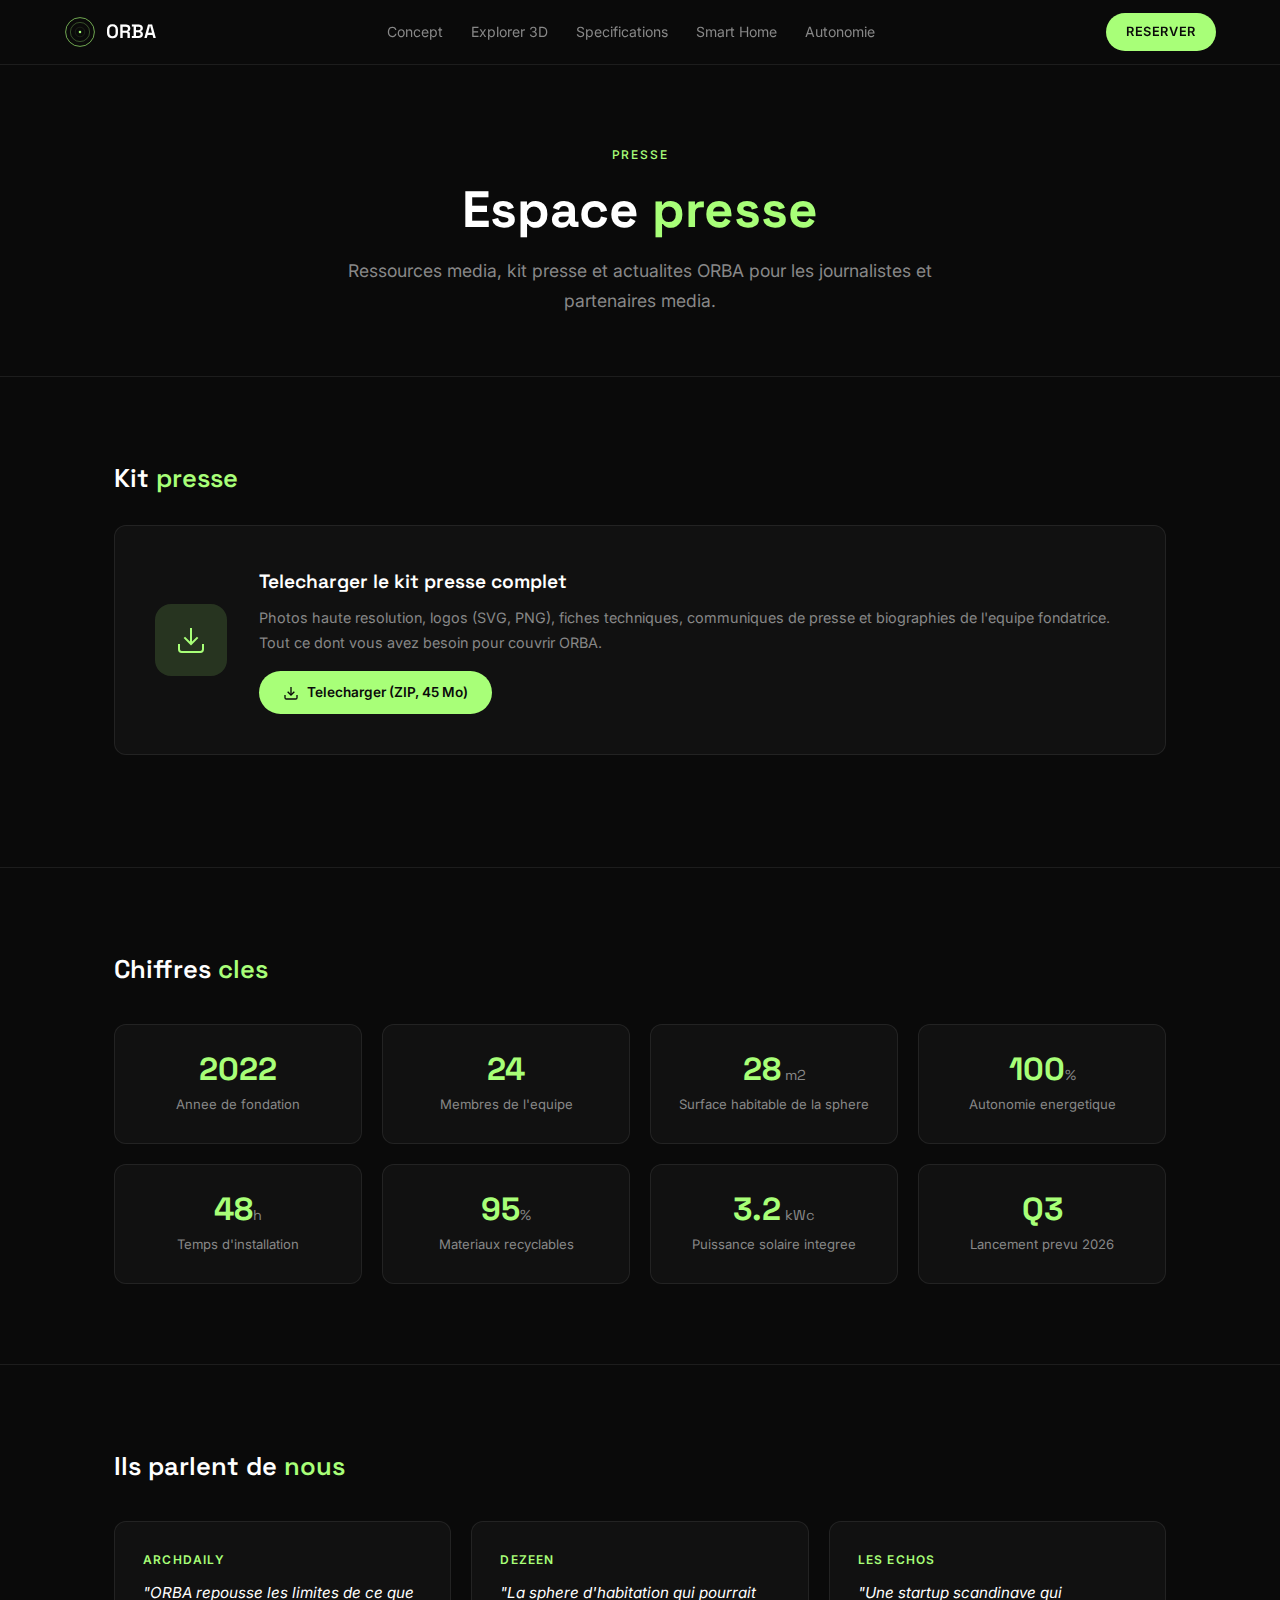
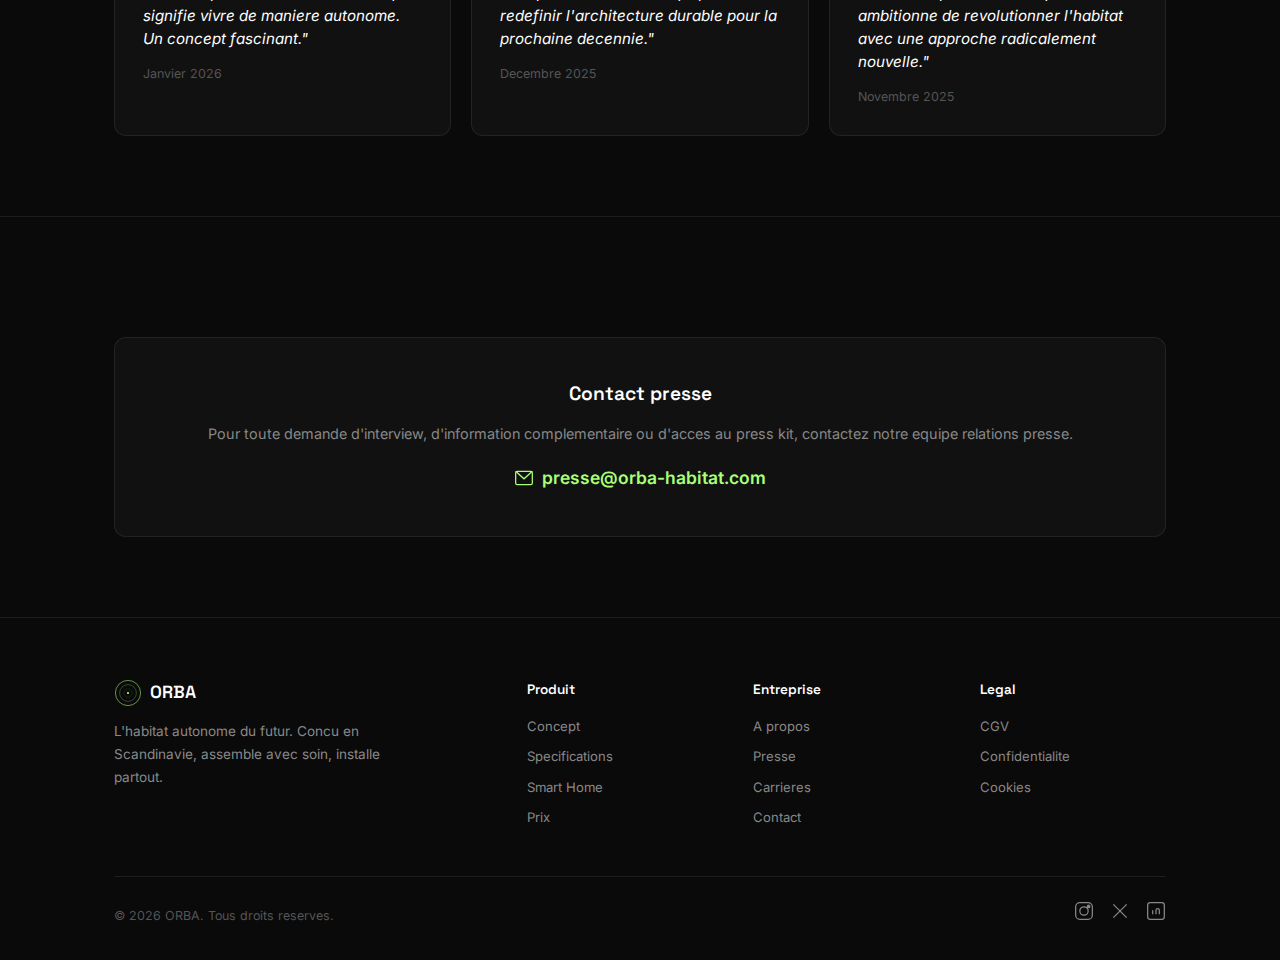
<file: pages/press.html>
<!DOCTYPE html>
<html lang="fr">
<head>
    <meta charset="UTF-8">
    <meta name="viewport" content="width=device-width, initial-scale=1.0">
    <title>ORBA — Presse</title>
    <link rel="preconnect" href="https://fonts.googleapis.com">
    <link rel="preconnect" href="https://fonts.gstatic.com" crossorigin>
    <link href="https://fonts.googleapis.com/css2?family=Inter:wght@200;300;400;500;600;700;800;900&family=Space+Grotesk:wght@300;400;500;600;700&display=swap" rel="stylesheet">
    <style>
        *, *::before, *::after { margin: 0; padding: 0; box-sizing: border-box; }

        :root {
            --bg: #0a0a0a;
            --bg-card: #111111;
            --bg-card-hover: #161616;
            --accent: #a8ff78;
            --accent-dim: rgba(168,255,120,0.15);
            --text: #e0e0e0;
            --text-muted: #888888;
            --text-dim: #555555;
            --border: rgba(255,255,255,0.08);
            --radius: 12px;
        }

        body {
            font-family: 'Inter', -apple-system, BlinkMacSystemFont, sans-serif;
            background: var(--bg);
            color: var(--text);
            line-height: 1.7;
            -webkit-font-smoothing: antialiased;
        }

        a { color: var(--accent); text-decoration: none; transition: opacity 0.2s; }
        a:hover { opacity: 0.8; }

        .container { max-width: 1100px; margin: 0 auto; padding: 0 24px; }

        /* NAV */
        .nav {
            position: fixed; top: 0; left: 0; right: 0; z-index: 100;
            background: rgba(10,10,10,0.85); backdrop-filter: blur(20px);
            border-bottom: 1px solid var(--border);
        }
        .nav-inner {
            max-width: 1200px; margin: 0 auto; padding: 0 24px;
            display: flex; align-items: center; justify-content: space-between; height: 64px;
        }
        .nav-logo {
            display: flex; align-items: center; gap: 10px;
            color: #fff; font-family: 'Space Grotesk', sans-serif;
            font-weight: 600; font-size: 1.2rem; text-decoration: none;
        }
        .nav-logo svg { color: var(--accent); }
        .nav-links { display: flex; gap: 28px; }
        .nav-links a {
            color: var(--text-muted); font-size: 0.875rem; font-weight: 400;
            text-decoration: none; transition: color 0.2s;
        }
        .nav-links a:hover { color: #fff; opacity: 1; }
        .nav-cta {
            padding: 8px 20px; background: var(--accent); color: #0a0a0a;
            font-weight: 600; font-size: 0.8rem; border-radius: 50px;
            text-transform: uppercase; letter-spacing: 0.05em; text-decoration: none;
            transition: transform 0.2s, box-shadow 0.2s;
        }
        .nav-cta:hover { transform: translateY(-1px); box-shadow: 0 4px 20px rgba(168,255,120,0.3); opacity: 1; }

        /* PAGE HEADER */
        .page-header {
            padding: 140px 0 60px; text-align: center;
            border-bottom: 1px solid var(--border);
        }
        .page-header .section-tag {
            display: inline-block; font-size: 0.75rem; text-transform: uppercase;
            letter-spacing: 0.15em; color: var(--accent); font-weight: 500;
            margin-bottom: 16px;
        }
        .page-header h1 {
            font-family: 'Space Grotesk', sans-serif; font-size: clamp(2rem, 5vw, 3.2rem);
            font-weight: 700; color: #fff; line-height: 1.15; margin-bottom: 16px;
        }
        .page-header h1 em { font-style: normal; color: var(--accent); }
        .page-header p { font-size: 1.1rem; color: var(--text-muted); max-width: 600px; margin: 0 auto; }

        /* SECTIONS */
        .section { padding: 80px 0; }
        .section + .section { border-top: 1px solid var(--border); }
        .section-title {
            font-family: 'Space Grotesk', sans-serif; font-size: 1.6rem;
            font-weight: 600; color: #fff; margin-bottom: 24px;
        }
        .section-title em { font-style: normal; color: var(--accent); }

        /* PRESS KIT */
        .press-kit-card {
            background: var(--bg-card); border: 1px solid var(--border);
            border-radius: var(--radius); padding: 40px;
            display: flex; align-items: center; gap: 32px;
            margin-bottom: 32px;
        }
        .press-kit-icon {
            width: 72px; height: 72px; flex-shrink: 0;
            background: var(--accent-dim); border-radius: 16px;
            display: flex; align-items: center; justify-content: center;
            color: var(--accent);
        }
        .press-kit-info h3 {
            font-family: 'Space Grotesk', sans-serif; font-size: 1.2rem;
            font-weight: 600; color: #fff; margin-bottom: 8px;
        }
        .press-kit-info p { font-size: 0.9rem; color: var(--text-muted); margin-bottom: 16px; }

        .btn-download {
            display: inline-flex; align-items: center; gap: 8px;
            padding: 10px 24px; background: var(--accent); color: #0a0a0a;
            font-weight: 600; font-size: 0.85rem; border-radius: 50px;
            text-decoration: none; transition: transform 0.2s, box-shadow 0.2s;
        }
        .btn-download:hover { transform: translateY(-1px); box-shadow: 0 4px 20px rgba(168,255,120,0.3); opacity: 1; }

        /* KEY FACTS */
        .facts-grid {
            display: grid; grid-template-columns: repeat(4, 1fr); gap: 20px;
            margin-top: 32px;
        }
        .fact-card {
            background: var(--bg-card); border: 1px solid var(--border);
            border-radius: var(--radius); padding: 28px 20px; text-align: center;
        }
        .fact-number {
            font-family: 'Space Grotesk', sans-serif; font-size: 2rem;
            font-weight: 700; color: var(--accent); line-height: 1;
        }
        .fact-unit {
            font-family: 'Space Grotesk', sans-serif; font-size: 0.9rem;
            color: var(--text-muted); font-weight: 400;
        }
        .fact-desc { font-size: 0.82rem; color: var(--text-muted); margin-top: 8px; }

        /* MEDIA MENTIONS */
        .mentions-grid {
            display: grid; grid-template-columns: repeat(3, 1fr); gap: 20px;
            margin-top: 32px;
        }
        .mention-card {
            background: var(--bg-card); border: 1px solid var(--border);
            border-radius: var(--radius); padding: 28px;
            transition: border-color 0.3s;
        }
        .mention-card:hover { border-color: rgba(168,255,120,0.2); }
        .mention-source {
            font-size: 0.75rem; text-transform: uppercase; letter-spacing: 0.1em;
            color: var(--accent); font-weight: 600; margin-bottom: 12px;
        }
        .mention-quote {
            font-size: 0.95rem; color: #fff; font-style: italic;
            margin-bottom: 12px; line-height: 1.5;
        }
        .mention-date { font-size: 0.78rem; color: var(--text-dim); }

        /* CONTACT PRESSE */
        .press-contact {
            background: var(--bg-card); border: 1px solid var(--border);
            border-radius: var(--radius); padding: 40px; text-align: center;
            margin-top: 40px;
        }
        .press-contact h3 {
            font-family: 'Space Grotesk', sans-serif; font-size: 1.2rem;
            font-weight: 600; color: #fff; margin-bottom: 12px;
        }
        .press-contact p { color: var(--text-muted); font-size: 0.9rem; margin-bottom: 16px; }
        .press-email {
            display: inline-flex; align-items: center; gap: 8px;
            font-size: 1.1rem; color: var(--accent); font-weight: 600;
        }

        /* FOOTER */
        .footer { border-top: 1px solid var(--border); padding: 60px 0 30px; }
        .footer-grid {
            display: grid; grid-template-columns: 2fr 1fr 1fr 1fr; gap: 40px;
            margin-bottom: 40px;
        }
        .footer-logo {
            display: flex; align-items: center; gap: 8px;
            color: #fff; font-family: 'Space Grotesk', sans-serif;
            font-weight: 600; font-size: 1.1rem; margin-bottom: 12px;
        }
        .footer-logo svg { color: var(--accent); }
        .footer-brand p { font-size: 0.85rem; color: var(--text-muted); max-width: 280px; }
        .footer-links h4 {
            font-family: 'Space Grotesk', sans-serif; font-size: 0.85rem;
            font-weight: 600; color: #fff; margin-bottom: 14px;
        }
        .footer-links a {
            display: block; font-size: 0.82rem; color: var(--text-muted);
            margin-bottom: 8px; text-decoration: none;
        }
        .footer-links a:hover { color: #fff; }
        .footer-bottom {
            display: flex; justify-content: space-between; align-items: center;
            padding-top: 24px; border-top: 1px solid var(--border);
        }
        .footer-bottom p { font-size: 0.78rem; color: var(--text-dim); }
        .footer-social { display: flex; gap: 16px; }
        .footer-social a { color: var(--text-muted); transition: color 0.2s; }
        .footer-social a:hover { color: var(--accent); }

        @media (max-width: 768px) {
            .nav-links { display: none; }
            .press-kit-card { flex-direction: column; text-align: center; }
            .facts-grid { grid-template-columns: 1fr 1fr; }
            .mentions-grid { grid-template-columns: 1fr; }
            .footer-grid { grid-template-columns: 1fr 1fr; gap: 24px; }
            .footer-bottom { flex-direction: column; gap: 16px; text-align: center; }
        }
    </style>
</head>
<body>

    <!-- Navigation -->
    <nav class="nav">
        <div class="nav-inner">
            <a href="../index.html" class="nav-logo">
                <svg width="32" height="32" viewBox="0 0 100 100" fill="none">
                    <circle cx="50" cy="50" r="45" stroke="currentColor" stroke-width="2"/>
                    <circle cx="50" cy="50" r="30" stroke="currentColor" stroke-width="1.5" opacity="0.6"/>
                    <circle cx="50" cy="50" r="15" stroke="currentColor" stroke-width="1" opacity="0.3"/>
                    <circle cx="50" cy="50" r="4" fill="currentColor"/>
                </svg>
                <span>ORBA</span>
            </a>
            <div class="nav-links">
                <a href="../index.html#concept">Concept</a>
                <a href="../index.html#explorer">Explorer 3D</a>
                <a href="../index.html#specs">Specifications</a>
                <a href="../index.html#smart">Smart Home</a>
                <a href="../index.html#autonomie">Autonomie</a>
            </div>
            <a href="../index.html#reserve" class="nav-cta">Reserver</a>
        </div>
    </nav>

    <!-- Page Header -->
    <header class="page-header">
        <div class="container">
            <span class="section-tag">Presse</span>
            <h1>Espace <em>presse</em></h1>
            <p>Ressources media, kit presse et actualites ORBA pour les journalistes et partenaires media.</p>
        </div>
    </header>

    <!-- Press Kit -->
    <section class="section">
        <div class="container">
            <h2 class="section-title">Kit <em>presse</em></h2>
            <div class="press-kit-card">
                <div class="press-kit-icon">
                    <svg width="32" height="32" viewBox="0 0 24 24" fill="none" stroke="currentColor" stroke-width="1.5">
                        <path d="M21 15v4a2 2 0 01-2 2H5a2 2 0 01-2-2v-4"/>
                        <polyline points="7 10 12 15 17 10"/>
                        <line x1="12" y1="15" x2="12" y2="3"/>
                    </svg>
                </div>
                <div class="press-kit-info">
                    <h3>Telecharger le kit presse complet</h3>
                    <p>Photos haute resolution, logos (SVG, PNG), fiches techniques, communiques de presse et biographies de l'equipe fondatrice. Tout ce dont vous avez besoin pour couvrir ORBA.</p>
                    <a href="#" class="btn-download">
                        <svg width="16" height="16" viewBox="0 0 24 24" fill="none" stroke="currentColor" stroke-width="2">
                            <path d="M21 15v4a2 2 0 01-2 2H5a2 2 0 01-2-2v-4"/>
                            <polyline points="7 10 12 15 17 10"/>
                            <line x1="12" y1="15" x2="12" y2="3"/>
                        </svg>
                        Telecharger (ZIP, 45 Mo)
                    </a>
                </div>
            </div>
        </div>
    </section>

    <!-- Key Facts -->
    <section class="section">
        <div class="container">
            <h2 class="section-title">Chiffres <em>cles</em></h2>
            <div class="facts-grid">
                <div class="fact-card">
                    <div class="fact-number">2022</div>
                    <div class="fact-desc">Annee de fondation</div>
                </div>
                <div class="fact-card">
                    <div class="fact-number">24</div>
                    <div class="fact-desc">Membres de l'equipe</div>
                </div>
                <div class="fact-card">
                    <div class="fact-number">28<span class="fact-unit"> m2</span></div>
                    <div class="fact-desc">Surface habitable de la sphere</div>
                </div>
                <div class="fact-card">
                    <div class="fact-number">100<span class="fact-unit">%</span></div>
                    <div class="fact-desc">Autonomie energetique</div>
                </div>
                <div class="fact-card">
                    <div class="fact-number">48<span class="fact-unit">h</span></div>
                    <div class="fact-desc">Temps d'installation</div>
                </div>
                <div class="fact-card">
                    <div class="fact-number">95<span class="fact-unit">%</span></div>
                    <div class="fact-desc">Materiaux recyclables</div>
                </div>
                <div class="fact-card">
                    <div class="fact-number">3.2<span class="fact-unit"> kWc</span></div>
                    <div class="fact-desc">Puissance solaire integree</div>
                </div>
                <div class="fact-card">
                    <div class="fact-number">Q3</div>
                    <div class="fact-desc">Lancement prevu 2026</div>
                </div>
            </div>
        </div>
    </section>

    <!-- Media Mentions -->
    <section class="section">
        <div class="container">
            <h2 class="section-title">Ils parlent de <em>nous</em></h2>
            <div class="mentions-grid">
                <div class="mention-card">
                    <div class="mention-source">ArchDaily</div>
                    <div class="mention-quote">"ORBA repousse les limites de ce que signifie vivre de maniere autonome. Un concept fascinant."</div>
                    <div class="mention-date">Janvier 2026</div>
                </div>
                <div class="mention-card">
                    <div class="mention-source">Dezeen</div>
                    <div class="mention-quote">"La sphere d'habitation qui pourrait redefinir l'architecture durable pour la prochaine decennie."</div>
                    <div class="mention-date">Decembre 2025</div>
                </div>
                <div class="mention-card">
                    <div class="mention-source">Les Echos</div>
                    <div class="mention-quote">"Une startup scandinave qui ambitionne de revolutionner l'habitat avec une approche radicalement nouvelle."</div>
                    <div class="mention-date">Novembre 2025</div>
                </div>
            </div>
        </div>
    </section>

    <!-- Contact Presse -->
    <section class="section">
        <div class="container">
            <div class="press-contact">
                <h3>Contact presse</h3>
                <p>Pour toute demande d'interview, d'information complementaire ou d'acces au press kit, contactez notre equipe relations presse.</p>
                <a href="mailto:presse@orba-habitat.com" class="press-email">
                    <svg width="20" height="20" viewBox="0 0 24 24" fill="none" stroke="currentColor" stroke-width="1.5"><rect x="2" y="4" width="20" height="16" rx="2"/><path d="M22 4L12 13 2 4"/></svg>
                    presse@orba-habitat.com
                </a>
            </div>
        </div>
    </section>

    <!-- Footer -->
    <footer class="footer">
        <div class="container">
            <div class="footer-grid">
                <div class="footer-brand">
                    <div class="footer-logo">
                        <svg width="28" height="28" viewBox="0 0 100 100" fill="none">
                            <circle cx="50" cy="50" r="45" stroke="currentColor" stroke-width="2"/>
                            <circle cx="50" cy="50" r="30" stroke="currentColor" stroke-width="1.5" opacity="0.6"/>
                            <circle cx="50" cy="50" r="15" stroke="currentColor" stroke-width="1" opacity="0.3"/>
                            <circle cx="50" cy="50" r="4" fill="currentColor"/>
                        </svg>
                        <span>ORBA</span>
                    </div>
                    <p>L'habitat autonome du futur. Concu en Scandinavie, assemble avec soin, installe partout.</p>
                </div>
                <div class="footer-links">
                    <h4>Produit</h4>
                    <a href="../index.html#concept">Concept</a>
                    <a href="../index.html#specs">Specifications</a>
                    <a href="../index.html#smart">Smart Home</a>
                    <a href="../index.html#reserve">Prix</a>
                </div>
                <div class="footer-links">
                    <h4>Entreprise</h4>
                    <a href="about.html">A propos</a>
                    <a href="press.html">Presse</a>
                    <a href="careers.html">Carrieres</a>
                    <a href="contact.html">Contact</a>
                </div>
                <div class="footer-links">
                    <h4>Legal</h4>
                    <a href="cgv.html">CGV</a>
                    <a href="privacy.html">Confidentialite</a>
                    <a href="cookies.html">Cookies</a>
                </div>
            </div>
            <div class="footer-bottom">
                <p>&copy; 2026 ORBA. Tous droits reserves.</p>
                <div class="footer-social">
                    <a href="https://instagram.com/orba.habitat" target="_blank" rel="noopener" aria-label="Instagram">
                        <svg width="20" height="20" viewBox="0 0 24 24" fill="none" stroke="currentColor" stroke-width="1.5"><rect x="2" y="2" width="20" height="20" rx="5"/><circle cx="12" cy="12" r="5"/><circle cx="17.5" cy="6.5" r="1.5" fill="currentColor"/></svg>
                    </a>
                    <a href="https://x.com/orba_habitat" target="_blank" rel="noopener" aria-label="Twitter/X">
                        <svg width="20" height="20" viewBox="0 0 24 24" fill="none" stroke="currentColor" stroke-width="1.5"><path d="M4 4l16 16M20 4L4 20"/></svg>
                    </a>
                    <a href="https://linkedin.com/company/orba-habitat" target="_blank" rel="noopener" aria-label="LinkedIn">
                        <svg width="20" height="20" viewBox="0 0 24 24" fill="none" stroke="currentColor" stroke-width="1.5"><rect x="2" y="2" width="20" height="20" rx="3"/><path d="M8 11v5M8 8v.01M12 16v-5a2 2 0 014 0v5"/></svg>
                    </a>
                </div>
            </div>
        </div>
    </footer>

</body>
</html>
</file>
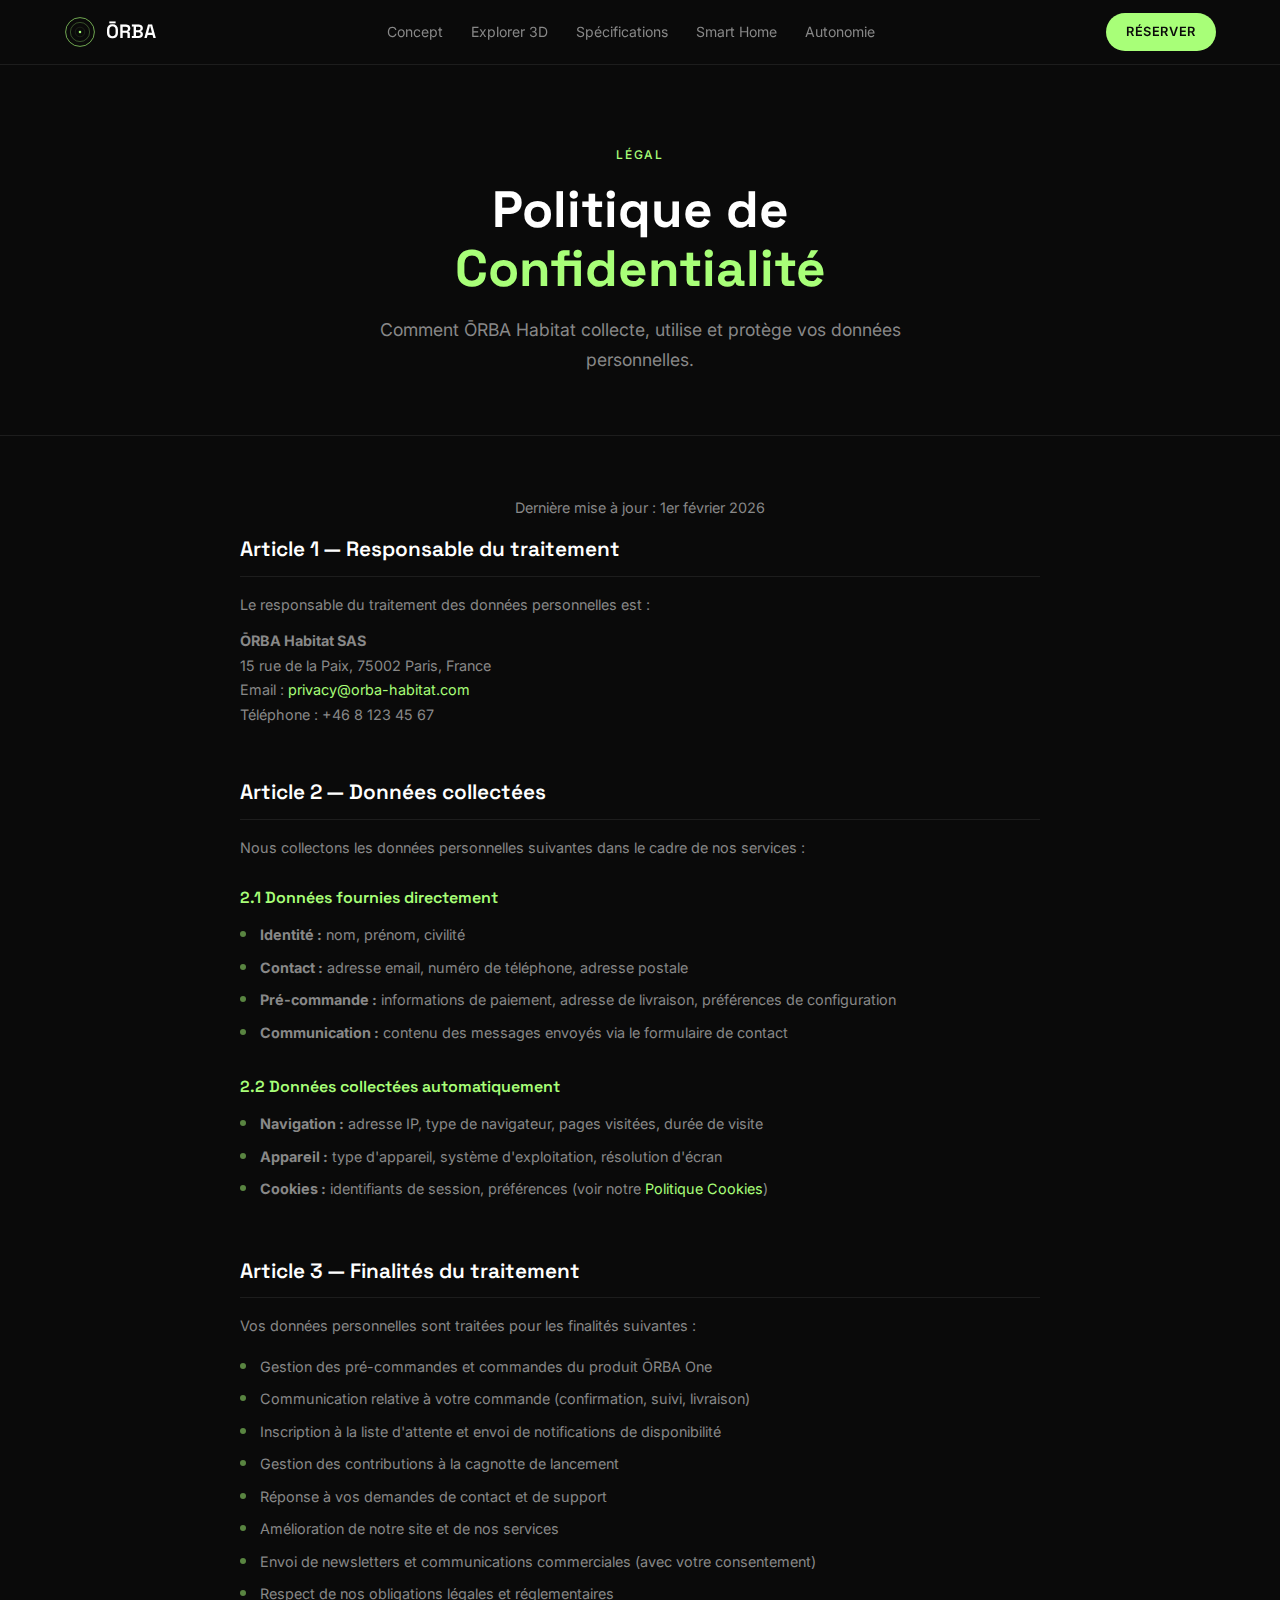
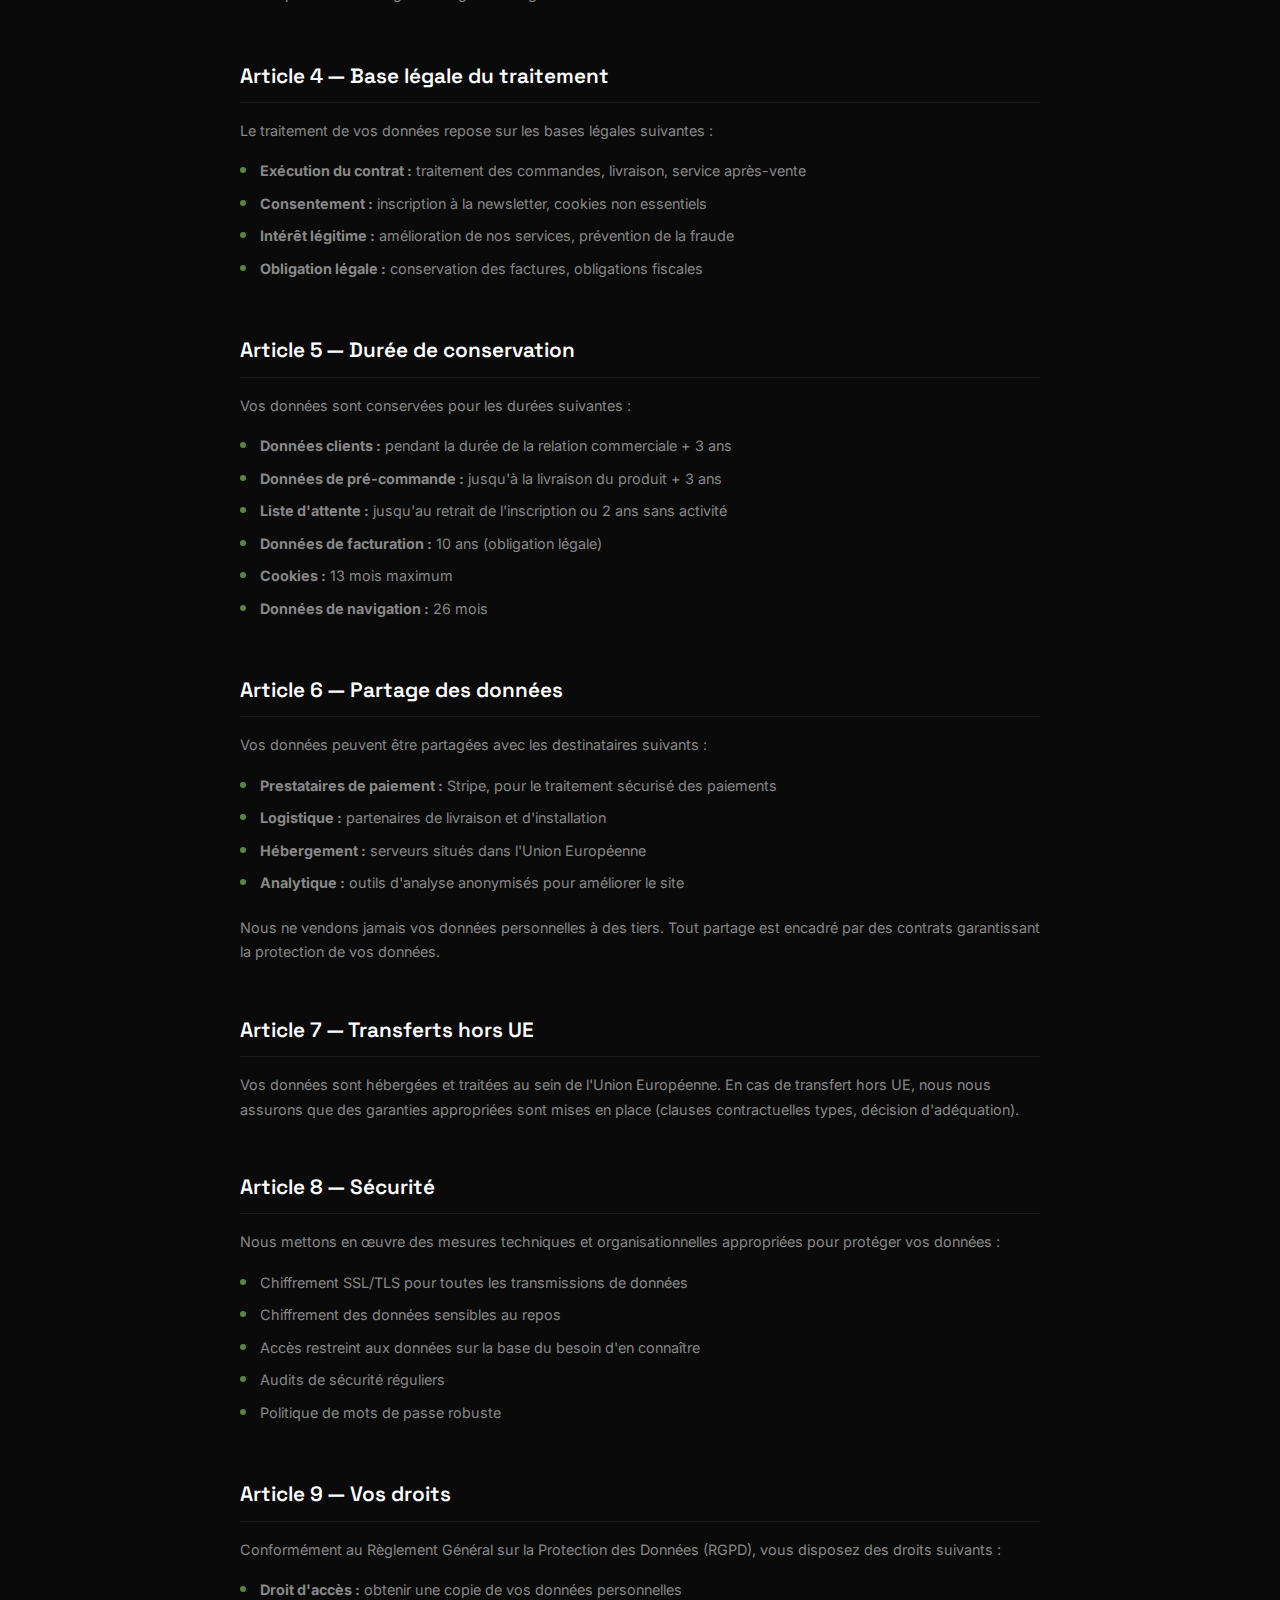
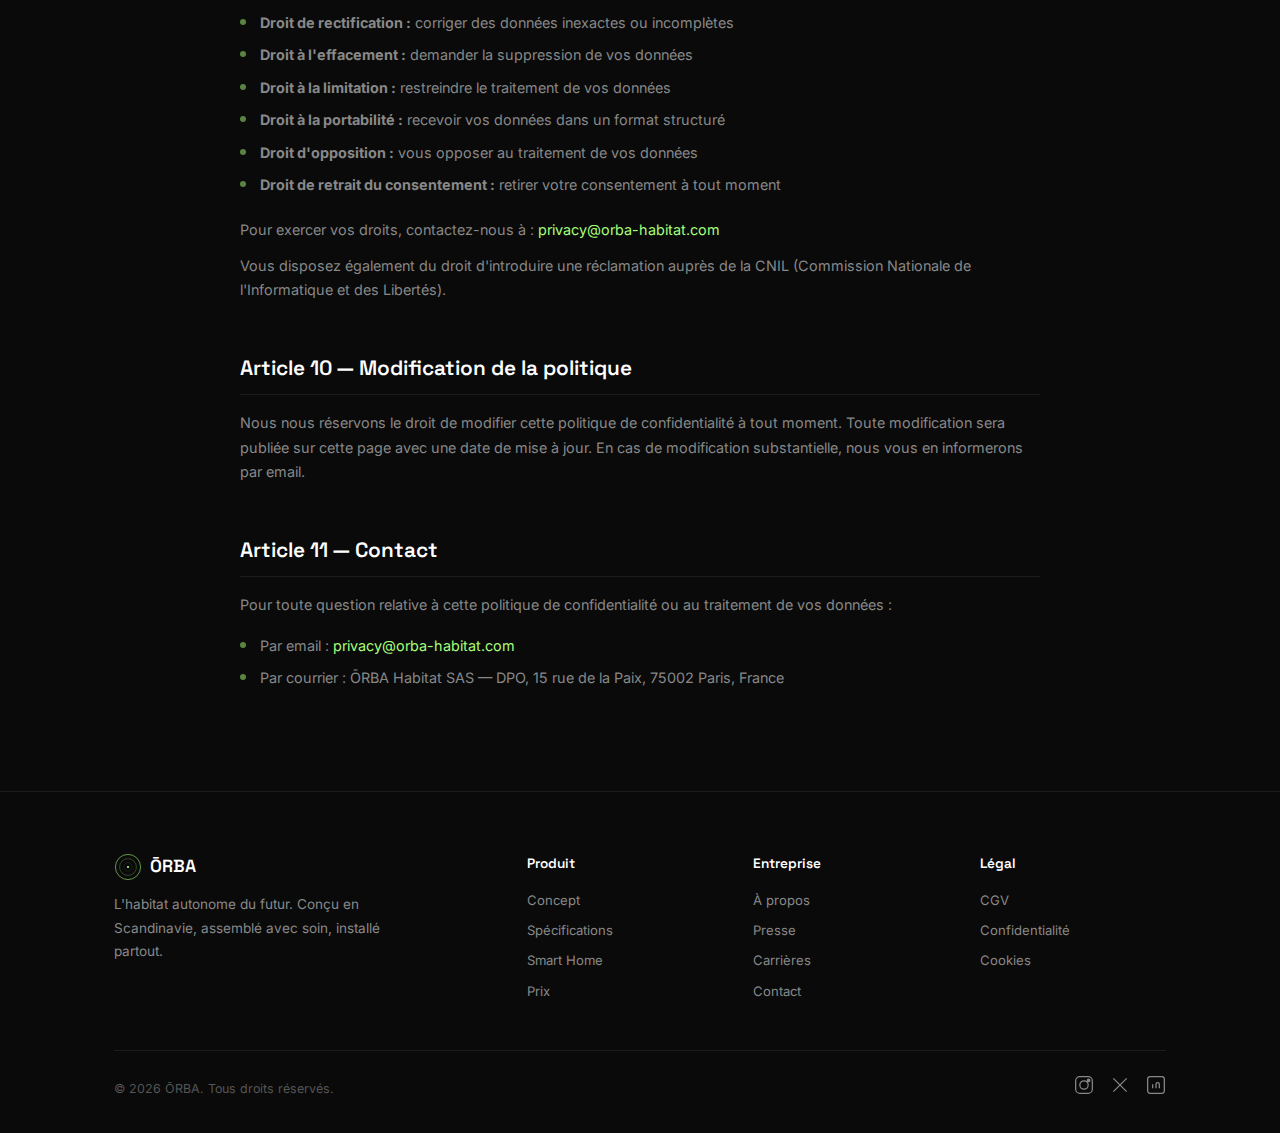
<file: pages/privacy.html>
<!DOCTYPE html>
<html lang="fr">
<head>
    <meta charset="UTF-8">
    <meta name="viewport" content="width=device-width, initial-scale=1.0">
    <title>ŌRBA — Politique de Confidentialité</title>
    <link rel="preconnect" href="https://fonts.googleapis.com">
    <link rel="preconnect" href="https://fonts.gstatic.com" crossorigin>
    <link href="https://fonts.googleapis.com/css2?family=Inter:wght@200;300;400;500;600;700;800;900&family=Space+Grotesk:wght@300;400;500;600;700&display=swap" rel="stylesheet">
    <style>
        *, *::before, *::after { margin: 0; padding: 0; box-sizing: border-box; }

        :root {
            --bg: #0a0a0a;
            --bg-card: #111111;
            --accent: #a8ff78;
            --accent-dim: rgba(168,255,120,0.15);
            --text: #e0e0e0;
            --text-muted: #888888;
            --text-dim: #555555;
            --border: rgba(255,255,255,0.08);
            --radius: 12px;
        }

        body {
            font-family: 'Inter', -apple-system, BlinkMacSystemFont, sans-serif;
            background: var(--bg);
            color: var(--text);
            line-height: 1.7;
            -webkit-font-smoothing: antialiased;
        }

        a { color: var(--accent); text-decoration: none; transition: opacity 0.2s; }
        a:hover { opacity: 0.8; }

        .container { max-width: 1100px; margin: 0 auto; padding: 0 24px; }

        /* NAV */
        .nav {
            position: fixed; top: 0; left: 0; right: 0; z-index: 100;
            background: rgba(10,10,10,0.85); backdrop-filter: blur(20px);
            border-bottom: 1px solid var(--border);
        }
        .nav-inner {
            max-width: 1200px; margin: 0 auto; padding: 0 24px;
            display: flex; align-items: center; justify-content: space-between; height: 64px;
        }
        .nav-logo {
            display: flex; align-items: center; gap: 10px;
            color: #fff; font-family: 'Space Grotesk', sans-serif;
            font-weight: 600; font-size: 1.2rem; text-decoration: none;
        }
        .nav-logo svg { color: var(--accent); }
        .nav-links { display: flex; gap: 28px; }
        .nav-links a {
            color: var(--text-muted); font-size: 0.875rem; font-weight: 400;
            text-decoration: none; transition: color 0.2s;
        }
        .nav-links a:hover { color: #fff; opacity: 1; }
        .nav-cta {
            padding: 8px 20px; background: var(--accent); color: #0a0a0a;
            font-weight: 600; font-size: 0.8rem; border-radius: 50px;
            text-transform: uppercase; letter-spacing: 0.05em; text-decoration: none;
            transition: transform 0.2s, box-shadow 0.2s;
        }
        .nav-cta:hover { transform: translateY(-1px); box-shadow: 0 4px 20px rgba(168,255,120,0.3); opacity: 1; }

        /* PAGE HEADER */
        .page-header {
            padding: 140px 0 60px; text-align: center;
            border-bottom: 1px solid var(--border);
        }
        .page-header .section-tag {
            display: inline-block; font-size: 0.75rem; text-transform: uppercase;
            letter-spacing: 0.15em; color: var(--accent); font-weight: 500;
            margin-bottom: 16px;
        }
        .page-header h1 {
            font-family: 'Space Grotesk', sans-serif; font-size: clamp(2rem, 5vw, 3.2rem);
            font-weight: 700; color: #fff; line-height: 1.15; margin-bottom: 16px;
        }
        .page-header h1 em { font-style: normal; color: var(--accent); }
        .page-header p { font-size: 1.1rem; color: var(--text-muted); max-width: 600px; margin: 0 auto; }

        /* LEGAL CONTENT */
        .legal-content {
            max-width: 800px; margin: 0 auto; padding: 60px 0 80px;
        }
        .legal-update {
            font-size: 0.82rem; color: var(--text-dim);
            margin-bottom: 40px; text-align: center;
        }

        .legal-content h2 {
            font-family: 'Space Grotesk', sans-serif; font-size: 1.3rem;
            font-weight: 600; color: #fff; margin: 48px 0 16px;
            padding-bottom: 8px; border-bottom: 1px solid var(--border);
        }
        .legal-content h2:first-of-type { margin-top: 0; }

        .legal-content h3 {
            font-family: 'Space Grotesk', sans-serif; font-size: 1rem;
            font-weight: 600; color: var(--accent); margin: 24px 0 8px;
        }

        .legal-content p {
            font-size: 0.9rem; color: var(--text-muted); margin-bottom: 12px;
        }

        .legal-content ul {
            list-style: none; padding: 0; margin-bottom: 16px;
        }
        .legal-content ul li {
            font-size: 0.9rem; color: var(--text-muted); padding: 4px 0 4px 20px;
            position: relative;
        }
        .legal-content ul li::before {
            content: ''; position: absolute; left: 0; top: 12px;
            width: 6px; height: 6px; border-radius: 50%;
            background: var(--accent); opacity: 0.5;
        }

        /* FOOTER */
        .footer { border-top: 1px solid var(--border); padding: 60px 0 30px; }
        .footer-grid {
            display: grid; grid-template-columns: 2fr 1fr 1fr 1fr; gap: 40px;
            margin-bottom: 40px;
        }
        .footer-logo {
            display: flex; align-items: center; gap: 8px;
            color: #fff; font-family: 'Space Grotesk', sans-serif;
            font-weight: 600; font-size: 1.1rem; margin-bottom: 12px;
        }
        .footer-logo svg { color: var(--accent); }
        .footer-brand p { font-size: 0.85rem; color: var(--text-muted); max-width: 280px; }
        .footer-links h4 {
            font-family: 'Space Grotesk', sans-serif; font-size: 0.85rem;
            font-weight: 600; color: #fff; margin-bottom: 14px;
        }
        .footer-links a {
            display: block; font-size: 0.82rem; color: var(--text-muted);
            margin-bottom: 8px; text-decoration: none;
        }
        .footer-links a:hover { color: #fff; }
        .footer-bottom {
            display: flex; justify-content: space-between; align-items: center;
            padding-top: 24px; border-top: 1px solid var(--border);
        }
        .footer-bottom p { font-size: 0.78rem; color: var(--text-dim); }
        .footer-social { display: flex; gap: 16px; }
        .footer-social a { color: var(--text-muted); transition: color 0.2s; }
        .footer-social a:hover { color: var(--accent); }

        @media (max-width: 768px) {
            .nav-links { display: none; }
            .footer-grid { grid-template-columns: 1fr 1fr; gap: 24px; }
            .footer-bottom { flex-direction: column; gap: 16px; text-align: center; }
        }
    </style>
</head>
<body>

    <!-- Navigation -->
    <nav class="nav">
        <div class="nav-inner">
            <a href="../index.html" class="nav-logo">
                <svg width="32" height="32" viewBox="0 0 100 100" fill="none">
                    <circle cx="50" cy="50" r="45" stroke="currentColor" stroke-width="2"/>
                    <circle cx="50" cy="50" r="30" stroke="currentColor" stroke-width="1.5" opacity="0.6"/>
                    <circle cx="50" cy="50" r="15" stroke="currentColor" stroke-width="1" opacity="0.3"/>
                    <circle cx="50" cy="50" r="4" fill="currentColor"/>
                </svg>
                <span>ŌRBA</span>
            </a>
            <div class="nav-links">
                <a href="../index.html#concept">Concept</a>
                <a href="../index.html#explorer">Explorer 3D</a>
                <a href="../index.html#specs">Spécifications</a>
                <a href="../index.html#smart">Smart Home</a>
                <a href="../index.html#autonomie">Autonomie</a>
            </div>
            <a href="../index.html#reserve" class="nav-cta">Réserver</a>
        </div>
    </nav>

    <!-- Page Header -->
    <header class="page-header">
        <div class="container">
            <span class="section-tag">Légal</span>
            <h1>Politique de<br><em>Confidentialité</em></h1>
            <p>Comment ŌRBA Habitat collecte, utilise et protège vos données personnelles.</p>
        </div>
    </header>

    <!-- Legal Content -->
    <div class="container">
        <div class="legal-content">
            <p class="legal-update">Dernière mise à jour : 1er février 2026</p>

            <h2>Article 1 — Responsable du traitement</h2>
            <p>Le responsable du traitement des données personnelles est :</p>
            <p><strong>ŌRBA Habitat SAS</strong><br>
            15 rue de la Paix, 75002 Paris, France<br>
            Email : <a href="mailto:privacy@orba-habitat.com">privacy@orba-habitat.com</a><br>
            Téléphone : +46 8 123 45 67</p>

            <h2>Article 2 — Données collectées</h2>
            <p>Nous collectons les données personnelles suivantes dans le cadre de nos services :</p>

            <h3>2.1 Données fournies directement</h3>
            <ul>
                <li><strong>Identité :</strong> nom, prénom, civilité</li>
                <li><strong>Contact :</strong> adresse email, numéro de téléphone, adresse postale</li>
                <li><strong>Pré-commande :</strong> informations de paiement, adresse de livraison, préférences de configuration</li>
                <li><strong>Communication :</strong> contenu des messages envoyés via le formulaire de contact</li>
            </ul>

            <h3>2.2 Données collectées automatiquement</h3>
            <ul>
                <li><strong>Navigation :</strong> adresse IP, type de navigateur, pages visitées, durée de visite</li>
                <li><strong>Appareil :</strong> type d'appareil, système d'exploitation, résolution d'écran</li>
                <li><strong>Cookies :</strong> identifiants de session, préférences (voir notre <a href="cookies.html">Politique Cookies</a>)</li>
            </ul>

            <h2>Article 3 — Finalités du traitement</h2>
            <p>Vos données personnelles sont traitées pour les finalités suivantes :</p>
            <ul>
                <li>Gestion des pré-commandes et commandes du produit ŌRBA One</li>
                <li>Communication relative à votre commande (confirmation, suivi, livraison)</li>
                <li>Inscription à la liste d'attente et envoi de notifications de disponibilité</li>
                <li>Gestion des contributions à la cagnotte de lancement</li>
                <li>Réponse à vos demandes de contact et de support</li>
                <li>Amélioration de notre site et de nos services</li>
                <li>Envoi de newsletters et communications commerciales (avec votre consentement)</li>
                <li>Respect de nos obligations légales et réglementaires</li>
            </ul>

            <h2>Article 4 — Base légale du traitement</h2>
            <p>Le traitement de vos données repose sur les bases légales suivantes :</p>
            <ul>
                <li><strong>Exécution du contrat :</strong> traitement des commandes, livraison, service après-vente</li>
                <li><strong>Consentement :</strong> inscription à la newsletter, cookies non essentiels</li>
                <li><strong>Intérêt légitime :</strong> amélioration de nos services, prévention de la fraude</li>
                <li><strong>Obligation légale :</strong> conservation des factures, obligations fiscales</li>
            </ul>

            <h2>Article 5 — Durée de conservation</h2>
            <p>Vos données sont conservées pour les durées suivantes :</p>
            <ul>
                <li><strong>Données clients :</strong> pendant la durée de la relation commerciale + 3 ans</li>
                <li><strong>Données de pré-commande :</strong> jusqu'à la livraison du produit + 3 ans</li>
                <li><strong>Liste d'attente :</strong> jusqu'au retrait de l'inscription ou 2 ans sans activité</li>
                <li><strong>Données de facturation :</strong> 10 ans (obligation légale)</li>
                <li><strong>Cookies :</strong> 13 mois maximum</li>
                <li><strong>Données de navigation :</strong> 26 mois</li>
            </ul>

            <h2>Article 6 — Partage des données</h2>
            <p>Vos données peuvent être partagées avec les destinataires suivants :</p>
            <ul>
                <li><strong>Prestataires de paiement :</strong> Stripe, pour le traitement sécurisé des paiements</li>
                <li><strong>Logistique :</strong> partenaires de livraison et d'installation</li>
                <li><strong>Hébergement :</strong> serveurs situés dans l'Union Européenne</li>
                <li><strong>Analytique :</strong> outils d'analyse anonymisés pour améliorer le site</li>
            </ul>
            <p>Nous ne vendons jamais vos données personnelles à des tiers. Tout partage est encadré par des contrats garantissant la protection de vos données.</p>

            <h2>Article 7 — Transferts hors UE</h2>
            <p>Vos données sont hébergées et traitées au sein de l'Union Européenne. En cas de transfert hors UE, nous nous assurons que des garanties appropriées sont mises en place (clauses contractuelles types, décision d'adéquation).</p>

            <h2>Article 8 — Sécurité</h2>
            <p>Nous mettons en œuvre des mesures techniques et organisationnelles appropriées pour protéger vos données :</p>
            <ul>
                <li>Chiffrement SSL/TLS pour toutes les transmissions de données</li>
                <li>Chiffrement des données sensibles au repos</li>
                <li>Accès restreint aux données sur la base du besoin d'en connaître</li>
                <li>Audits de sécurité réguliers</li>
                <li>Politique de mots de passe robuste</li>
            </ul>

            <h2>Article 9 — Vos droits</h2>
            <p>Conformément au Règlement Général sur la Protection des Données (RGPD), vous disposez des droits suivants :</p>
            <ul>
                <li><strong>Droit d'accès :</strong> obtenir une copie de vos données personnelles</li>
                <li><strong>Droit de rectification :</strong> corriger des données inexactes ou incomplètes</li>
                <li><strong>Droit à l'effacement :</strong> demander la suppression de vos données</li>
                <li><strong>Droit à la limitation :</strong> restreindre le traitement de vos données</li>
                <li><strong>Droit à la portabilité :</strong> recevoir vos données dans un format structuré</li>
                <li><strong>Droit d'opposition :</strong> vous opposer au traitement de vos données</li>
                <li><strong>Droit de retrait du consentement :</strong> retirer votre consentement à tout moment</li>
            </ul>
            <p>Pour exercer vos droits, contactez-nous à : <a href="mailto:privacy@orba-habitat.com">privacy@orba-habitat.com</a></p>
            <p>Vous disposez également du droit d'introduire une réclamation auprès de la CNIL (Commission Nationale de l'Informatique et des Libertés).</p>

            <h2>Article 10 — Modification de la politique</h2>
            <p>Nous nous réservons le droit de modifier cette politique de confidentialité à tout moment. Toute modification sera publiée sur cette page avec une date de mise à jour. En cas de modification substantielle, nous vous en informerons par email.</p>

            <h2>Article 11 — Contact</h2>
            <p>Pour toute question relative à cette politique de confidentialité ou au traitement de vos données :</p>
            <ul>
                <li>Par email : <a href="mailto:privacy@orba-habitat.com">privacy@orba-habitat.com</a></li>
                <li>Par courrier : ŌRBA Habitat SAS — DPO, 15 rue de la Paix, 75002 Paris, France</li>
            </ul>
        </div>
    </div>

    <!-- Footer -->
    <footer class="footer">
        <div class="container">
            <div class="footer-grid">
                <div class="footer-brand">
                    <div class="footer-logo">
                        <svg width="28" height="28" viewBox="0 0 100 100" fill="none">
                            <circle cx="50" cy="50" r="45" stroke="currentColor" stroke-width="2"/>
                            <circle cx="50" cy="50" r="30" stroke="currentColor" stroke-width="1.5" opacity="0.6"/>
                            <circle cx="50" cy="50" r="15" stroke="currentColor" stroke-width="1" opacity="0.3"/>
                            <circle cx="50" cy="50" r="4" fill="currentColor"/>
                        </svg>
                        <span>ŌRBA</span>
                    </div>
                    <p>L'habitat autonome du futur. Conçu en Scandinavie, assemblé avec soin, installé partout.</p>
                </div>
                <div class="footer-links">
                    <h4>Produit</h4>
                    <a href="../index.html#concept">Concept</a>
                    <a href="../index.html#specs">Spécifications</a>
                    <a href="../index.html#smart">Smart Home</a>
                    <a href="../index.html#reserve">Prix</a>
                </div>
                <div class="footer-links">
                    <h4>Entreprise</h4>
                    <a href="about.html">À propos</a>
                    <a href="press.html">Presse</a>
                    <a href="careers.html">Carrières</a>
                    <a href="contact.html">Contact</a>
                </div>
                <div class="footer-links">
                    <h4>Légal</h4>
                    <a href="cgv.html">CGV</a>
                    <a href="privacy.html">Confidentialité</a>
                    <a href="cookies.html">Cookies</a>
                </div>
            </div>
            <div class="footer-bottom">
                <p>&copy; 2026 ŌRBA. Tous droits réservés.</p>
                <div class="footer-social">
                    <a href="https://instagram.com/orba.habitat" target="_blank" rel="noopener" aria-label="Instagram">
                        <svg width="20" height="20" viewBox="0 0 24 24" fill="none" stroke="currentColor" stroke-width="1.5"><rect x="2" y="2" width="20" height="20" rx="5"/><circle cx="12" cy="12" r="5"/><circle cx="17.5" cy="6.5" r="1.5" fill="currentColor"/></svg>
                    </a>
                    <a href="https://x.com/orba_habitat" target="_blank" rel="noopener" aria-label="Twitter/X">
                        <svg width="20" height="20" viewBox="0 0 24 24" fill="none" stroke="currentColor" stroke-width="1.5"><path d="M4 4l16 16M20 4L4 20"/></svg>
                    </a>
                    <a href="https://linkedin.com/company/orba-habitat" target="_blank" rel="noopener" aria-label="LinkedIn">
                        <svg width="20" height="20" viewBox="0 0 24 24" fill="none" stroke="currentColor" stroke-width="1.5"><rect x="2" y="2" width="20" height="20" rx="3"/><path d="M8 11v5M8 8v.01M12 16v-5a2 2 0 014 0v5"/></svg>
                    </a>
                </div>
            </div>
        </div>
    </footer>

</body>
</html>
</file>
